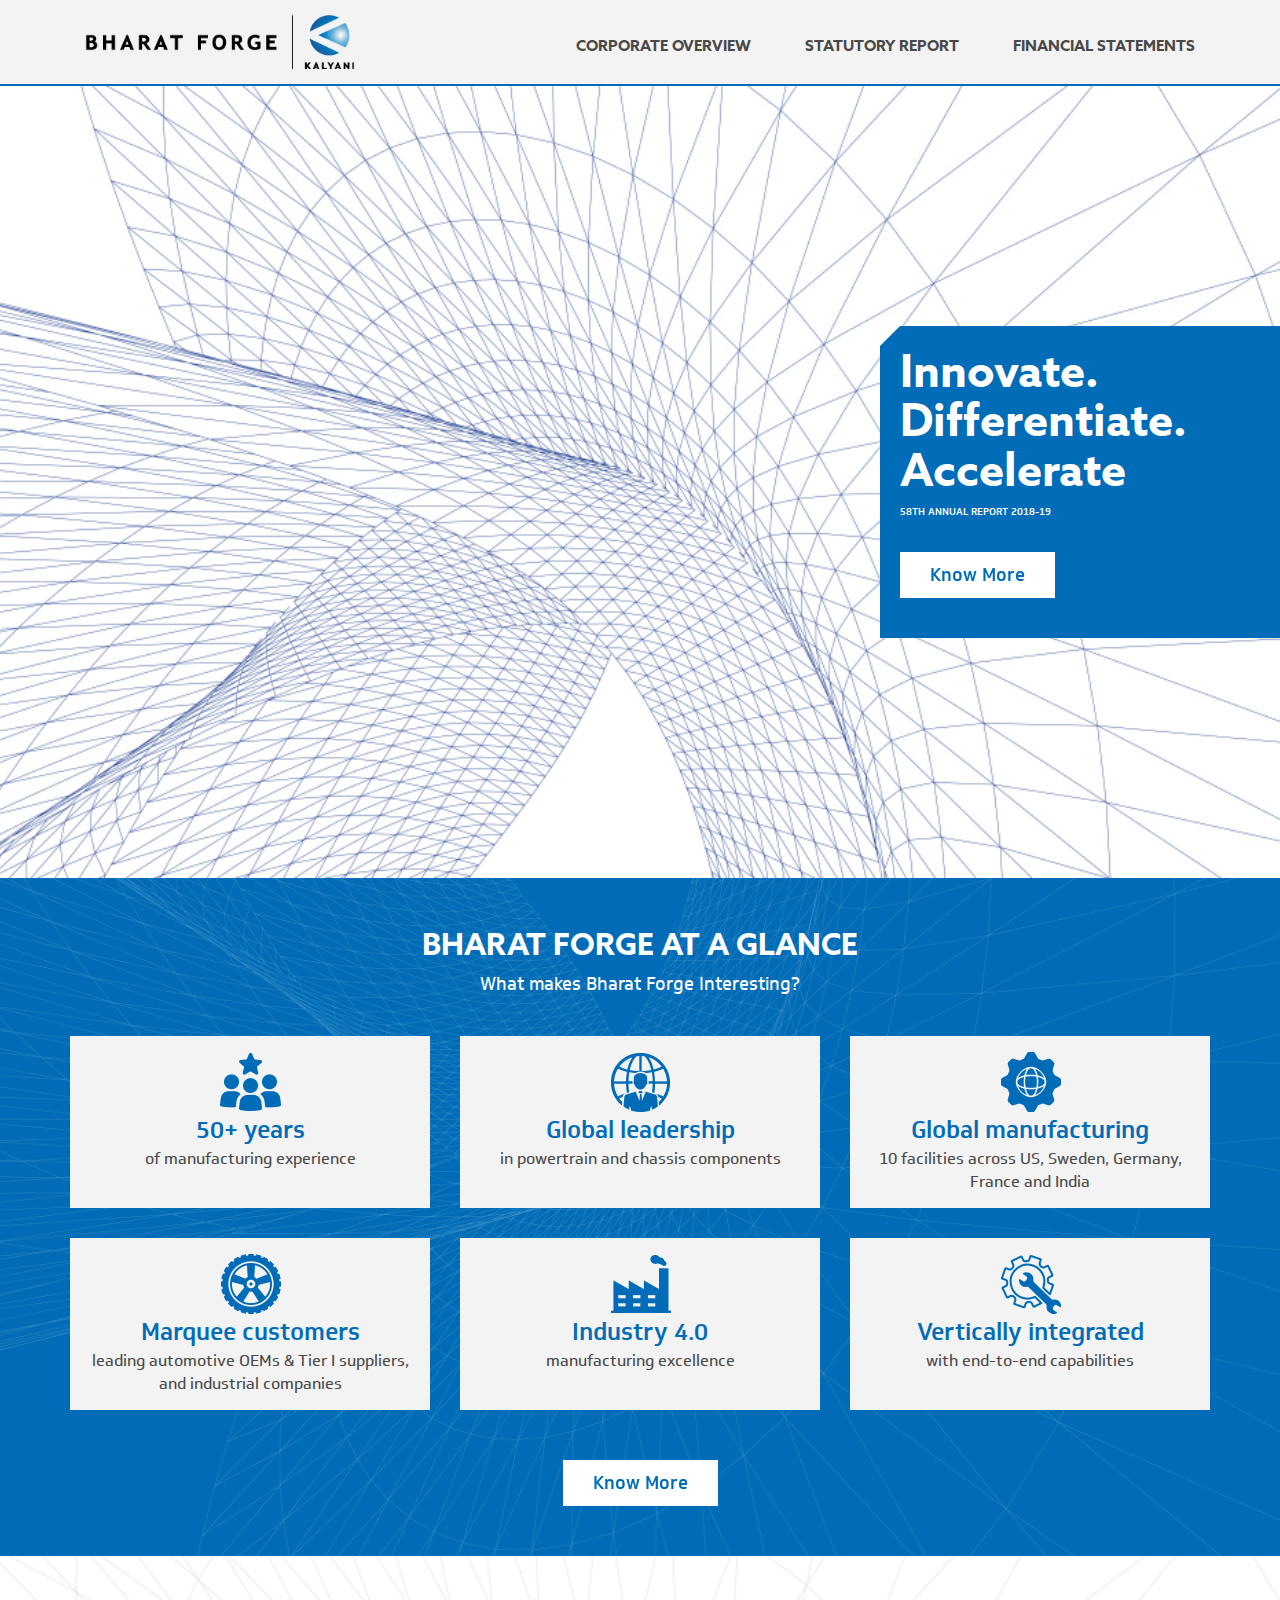
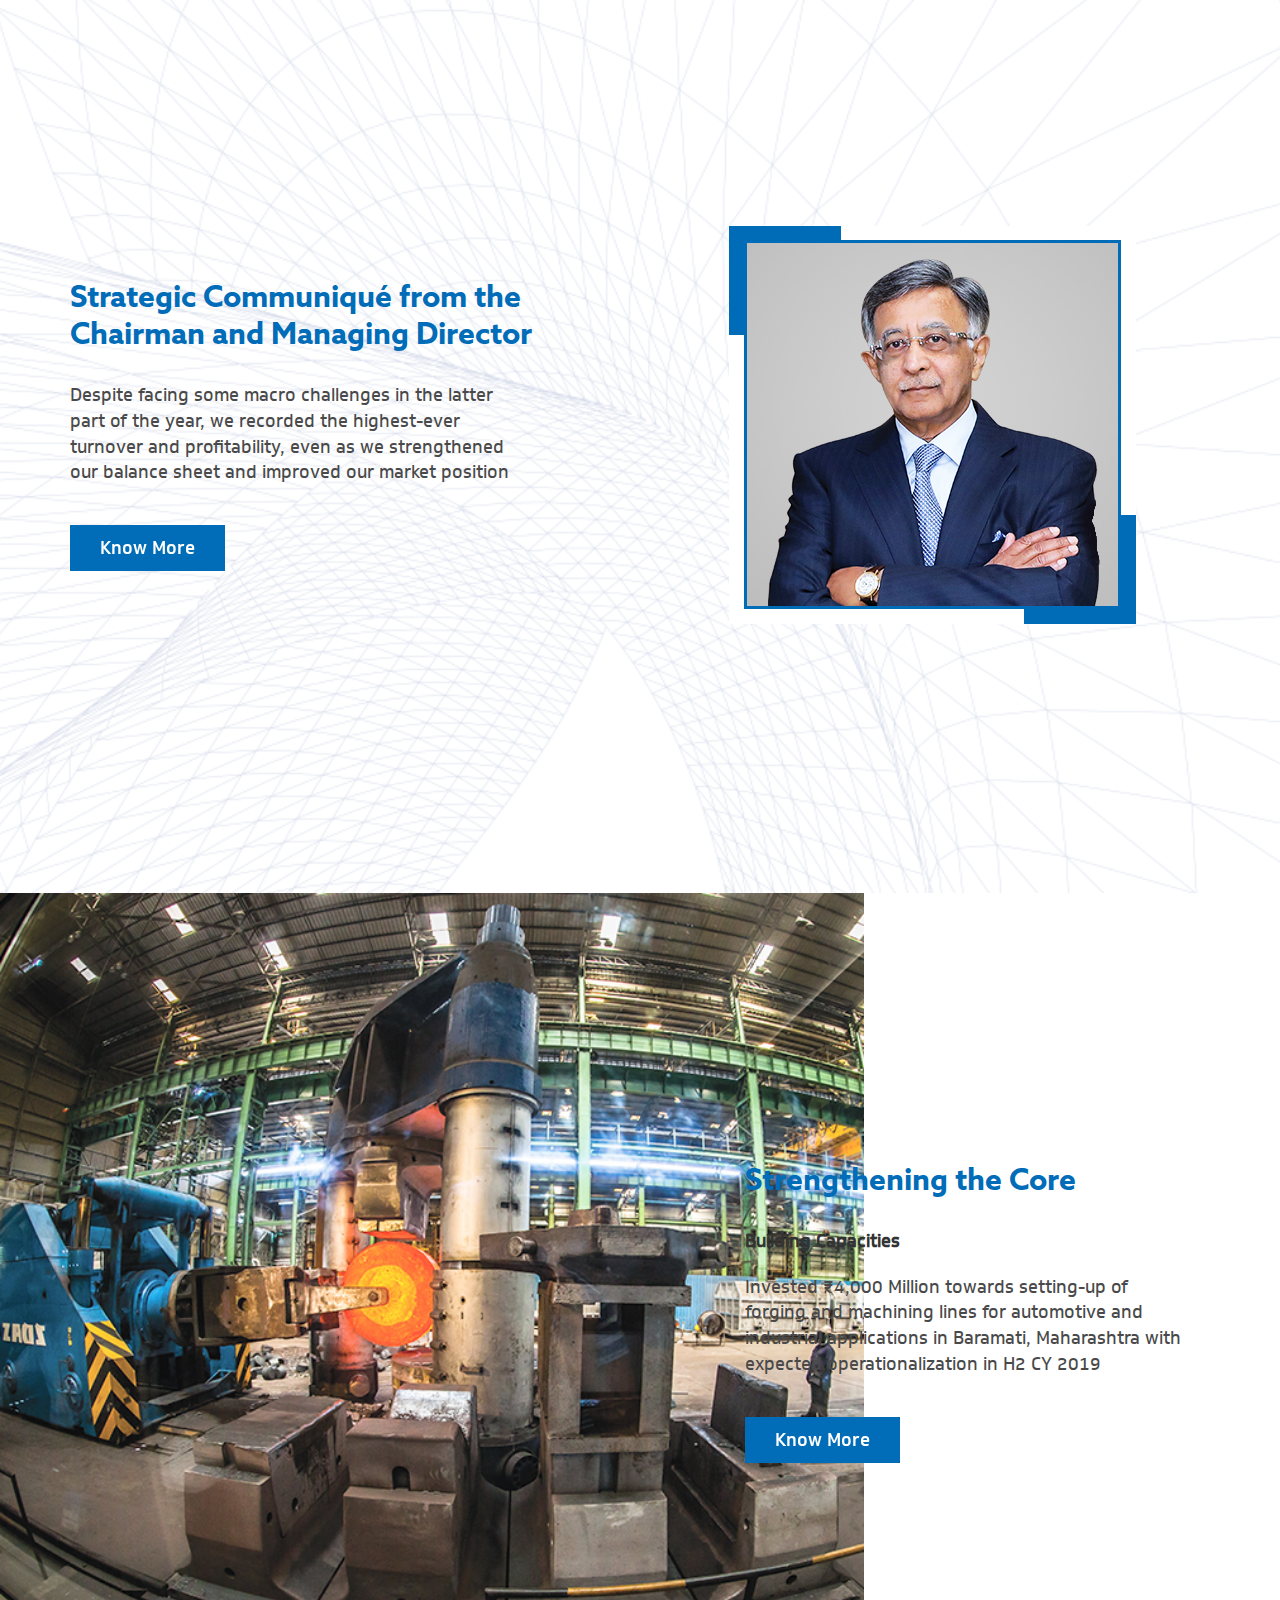
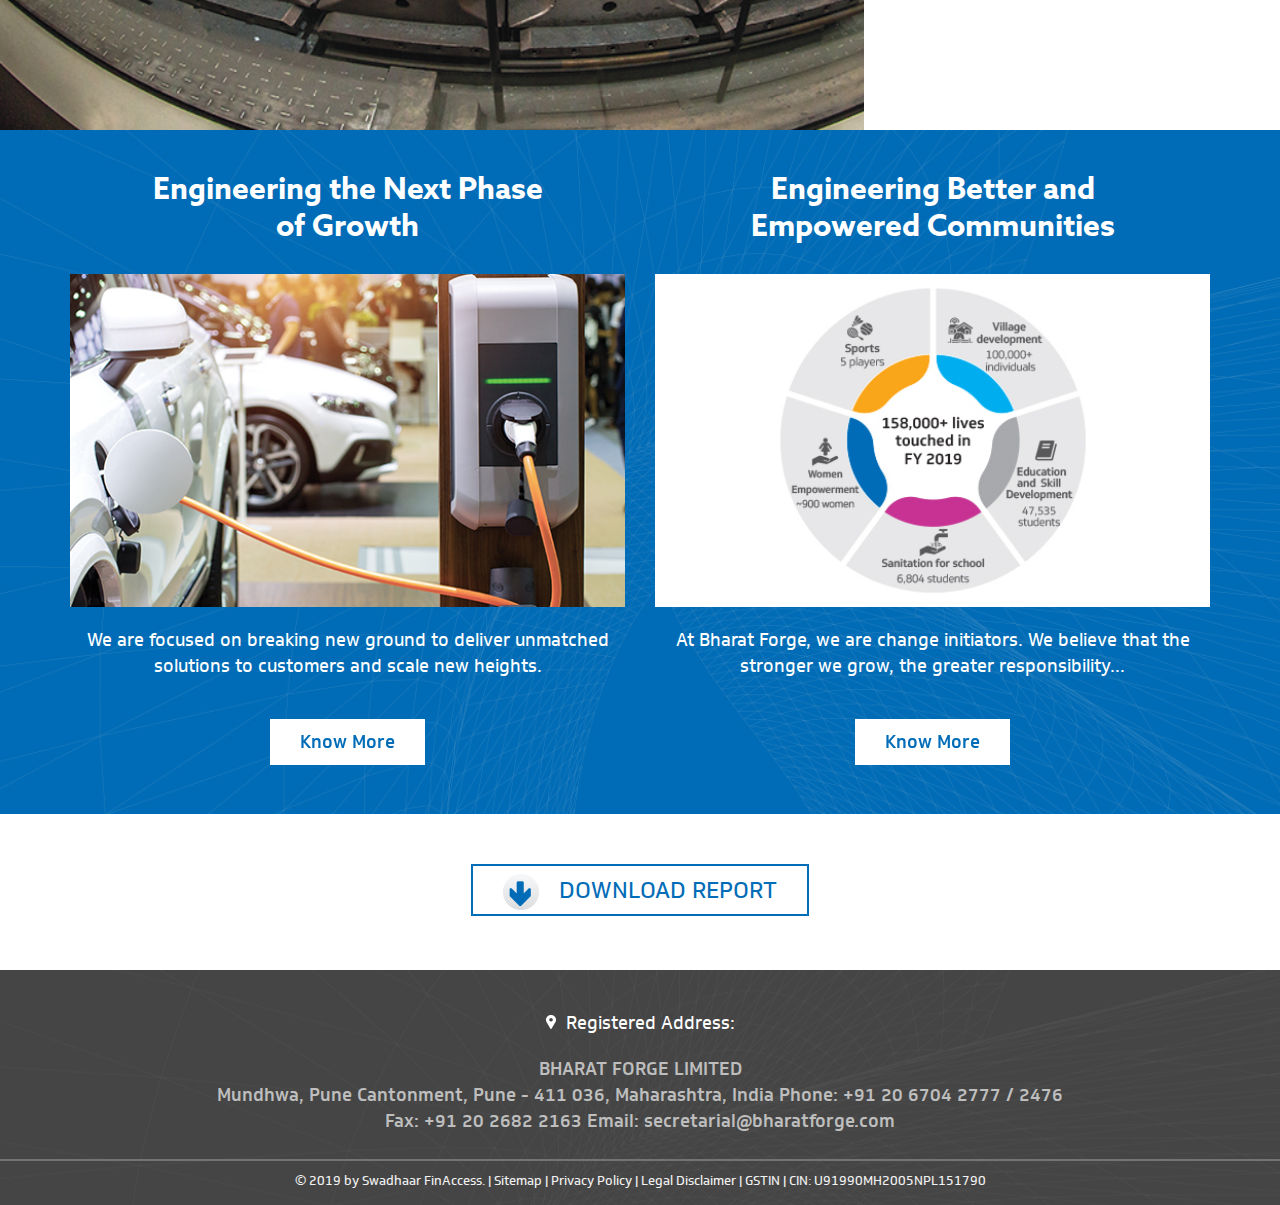
<file: index.html>
<!DOCTYPE html>
<html lang="en">

<head>
  <meta charset="utf-8">
  <meta http-equiv="X-UA-Compatible" content="IE=edge">
  <meta name="viewport" content="width=device-width, initial-scale=1">
  <title>Bharat Forge</title>
  <link rel="stylesheet" href="css/bootstrap.min.css">
  <!--Owl-->
  <link rel="stylesheet" href="css/owl.carousel.min.css" type="text/css" />
  <link rel="stylesheet" href="css/owl.theme.default.min.css" type="text/css" />
  <!--Animation-->
  <link rel="stylesheet" href="css/animate.css">
  <!--Custom-->
  <link href="css/custom.css" type="text/css" rel="stylesheet">
  <link href="css/responsive.css" type="text/css" rel="stylesheet">
  <link href="css/hover-min.css" type="text/css" rel="stylesheet">
  <link rel="shortcut icon" type="image/png" href="images/fabicon.png" />
</head>

<body>
   <header>
      <nav>
        <div class="container">
          <div class="col-md-12 col-sm-12">
           <div class="row">
              <div class="col-md-2">
                  <div class="logo"><a href="./"><img src="images/logo.png" /></a></div>
                  <div class="ham-icon">
                    <img src="images/ham-icon.png" alt="Menu">
                  </div>
                </div>
                <div class="col-md-10">
                  <div class="menu mt-20">
                    <ul class="dropdown">
                      <li class="dropdown"><a href="#">Corporate Overview</a></li>
                      <li class="dropdown"><a href="#">Statutory Report</a></li>
                      <li class="dropdown"><a href="#">Financial Statements</a></li>
                    </ul>
                  </div>
                </div>
           </div>
           

            <div class="my-sidenav">
              <div class="cross-btn">&times;</div>
              <ul>
                    <li><a href="#">Corporate Overview</a></li>
                    <li><a href="#">Statutory Report</a></li>
                    <li><a href="#">Financial Statements</a></li>
              </ul>
            </div>
          </div>
        </div>
      </nav>
    </header> 

    <section class="innovate-div">
       <div class="container-fluid">
        <div class="row">
          <div class="col-md-12">
            <div class="right-div">
           <div class="inner-innovate">
             <h1 class="white">Innovate.<br>Differentiate.<br>Accelerate</h1>
                <p> <small class="white">58th Annual Report 2018-19</small></p>
                 <div class="mt-30">
                    <a class="know-more white-bg blue-txt" href="#">Know More</a>
                 </div>
           </div>
          </div>
          </div>
      </div>
       </div>
    </section>

   <section class="glance-sec pt-pb-50">
     <div class="container">
       <h2 class="white mb-10">Bharat Forge At A Glance</h2>
       <p class="white-txt white  mb-40">What makes Bharat Forge Interesting?</p>
       <div class="row">
         <div class="col-md-4 device-991">
          <div class="glance pt-pb-30 text-center mb-30 pding-15">
            <img src="images/icon-glance-1.png" alt="icon">
            <p class="txt-blue">50+ years</p>
            <p class="gray-clr-txt">of manufacturing experience</p>
          </div>
         </div>
         <div class="col-md-4 device-991">
          <div class="glance pt-pb-30 text-center mb-30 pding-15">
            <img src="images/icon-glance-2.png" alt="icon">
            <p class="txt-blue">Global leadership</p>
            <p class="gray-clr-txt">in powertrain and chassis components</p>
          </div>
         </div>
         <div class="col-md-4 device-991">
          <div class="glance pt-pb-30 text-center mb-30 pding-15">
            <img src="images/icon-glance-3.png" alt="icon">
            <p class="txt-blue">Global manufacturing</p>
            <p class="gray-clr-txt">10 facilities across US, Sweden, Germany, France and India</p>
          </div>
         </div>
         <div class="col-md-4 device-991">
          <div class="glance pt-pb-30 text-center mb-30 pding-15">
            <img src="images/icon-glance-4.png" alt="icon">
            <p class="txt-blue">Marquee customers</p>
            <p class="gray-clr-txt">leading automotive OEMs & Tier I suppliers, and industrial companies</p>
          </div>
         </div>
         <div class="col-md-4 device-991">
          <div class="glance pt-pb-30 text-center mb-30 pding-15">
            <img src="images/icon-glance-5.png" alt="icon">
            <p class="txt-blue">Industry 4.0</p>
            <p class="gray-clr-txt">manufacturing excellence</p>
          </div>
         </div>
         <div class="col-md-4 device-991">
          <div class="glance pt-pb-30 text-center mb-30 pding-15">
            <img src="images/icon-glance-6.png" alt="icon">
            <p class="txt-blue">Vertically integrated</p>
            <p class="gray-clr-txt">with end-to-end capabilities</p>
          </div>
         </div>
         <div class="mt-20">
            <a class="know-more white-bg blue-txt" href="#">Know More</a>
         </div>
       </div>
     </div>
   </section> 

   <section class="chairmen-sec pt-pb-50">
    <div class="container">
      <div class="row">
        <div class="cntr-div">
            <div class="col-md-6">
                <div class="inner-chairmen">
                  <h3 class="blue-txt mb-30">Strategic Communiqué from the Chairman
                    and Managing Director</h3>
                    <img src="images/chairman-img.jpg" alt="slider img" class="back-bg mb-20 mbl-show">
                    <p class="gray-clr-txt pr-20">Despite facing some macro
                      challenges in the latter part
                      of the year, we recorded
                      the highest-ever turnover
                      and profitability, even as we
                      strengthened our balance
                      sheet and improved our
                      market position</p>
                      <div class="mt-20">
                        <a class="know-more blue-bg white mt-20 " href="#">Know More</a>
                     </div>
                </div>
              </div>
              <div class="col-md-6 text-center desk-show">
                <div class="img-slider">
                  <img src="images/chairman-img.jpg" alt="slider img" class="back-bg">
                </div>
              </div>
        </div>
      </div>
    </div>
   </section>

   <section class="building-capacity">
    <div class="container-fluid">
        <div class="container">
            <div class="row">
              <div class="cntr-div">
                  <div class="col-md-6">                      
                    </div>
                    <div class="col-md-6">
                        <div class="capacity-div pl-90">
                            <h3 class="blue-txt mb-30">Strengthening the Core</h3>
                            <p class="mb-20"><b>Building Capacities </b></p>
                            <img src="images/Building-Capacities.jpg" alt="building-capacity" class="img-responsive mbl-show mt-20 mb-20">
                              <p class="gray-clr-txt pr-20">Invested ₹4,000 Million towards setting-up of forging and machining lines for automotive and industrial applications in Baramati, Maharashtra with expected operationalization in H2 CY 2019</p>
                                <div class="mt-40">
                                  <a class="know-more blue-bg white" href="strengthening_the_Core.html">Know More</a>
                               </div>
                               
                          </div>
                          
                    </div>
                   
              </div>
            </div>
          </div>
    </div>
   </section>

   <!--<section class="manufacture">
      <div class="container-fluid">
          <div class="container">
              <div class="row">
                <div class="cntr-div">
                    <div class="col-md-6">
                        <div class="inner-manufacture">
                            <h3 class="blue-txt mb-30">Digitalizing Manufacturing with Industry 4.0</h3>
                              <ul class="gray-clr-txt pr-20 listingg">
                                <li>Operationalized Industry
                                  4.0 Center of Excellence</li>
                                  <li>Incubating digital transformation ideas</li>
                                    <li>Building a foundation for Machine Learning and Artificial Intelligence to enable preventive maintenance</li>
                                      <li>Enhancing operational efficiency, product quality and time to market</li>
                              </ul>
                                <div class="mt-20">
                                  <a class="know-more blue-bg white">Know More</a>
                               </div>
                          </div>
                      </div>
                      <div class="col-md-6">
                         
                      </div>
                </div>
              </div>
            </div>
      </div>
     </section>-->

     <section class="growth-sec pt-pb-40 text-center">
      <div class="container">
        <div class="row">
          <div class="col-md-6">
            <div class="inner-growth">
              <h3 class="mb-30 white text-center pl-pr-65">Engineering the Next Phase of Growth</h3>
              <img src="images/Engineering-the-Next-Phase.jpg" alt="Growth" class="img-responsive">
              <p class="white-txt white mt-20 text-center">We are focused on breaking new ground to deliver unmatched solutions to customers and scale
                new heights.</p>
                <div class="mt-40 mbl-40">
                  <a class="know-more white-bg blue-txt" href="#">Know More</a>
               </div>
            </div>
          </div>
          <hr class="mbl-show"/>
          <div class="col-md-6">
            <div class="inner-growth">
              <h3 class="mb-30 white text-center pl-pr-65">Engineering Better and Empowered Communities</h3>
              <img src="images/Engineering-Better.jpg" alt="Growth" class="img-responsive">
              <p class="white-txt white mt-20 text-center">At Bharat Forge, we are change initiators. We believe that the stronger we grow, the greater
                responsibility...</p>
                <div class="mt-40">
                  <a class="know-more white-bg blue-txt" href="#">Know More</a>
               </div>
            </div>
          </div>
        </div>
      </div>
     </section>

     <section class="download-sec pt-pb-60 text-center"> 
        <a class="download-btn white-bg blue-txt" href="#"><img src="images/downloard-icon.png" alt="Download Img">Download Report</a>
     </section>

     <footer class="footer-sec text-center">
       <div class="container-fluid">
        <div class="row">
          <div class="address-div mt-40">
            <p class="white-txt white"><img src="images/address-point.png" alt="">Registered Address:</p>
            <div class="address-txt mt-20">
              <p class="uppr">Bharat Forge Limited</p>
              <p>Mundhwa, Pune Cantonment, Pune - 411 036, Maharashtra, India Phone: +91 20 6704 2777 / 2476 </p>
              <p>Fax: +91 20 2682 2163 Email: secretarial@bharatforge.com</p>
            </div>
          </div>
          <div class="copyright">
              <p>© 2019 by Swadhaar FinAccess. | <a href="#">Sitemap</a> | <a href="#">Privacy Policy</a> | <a href="#">Legal Disclaimer</a> | <a href="#">GSTIN</a> | CIN: U91990MH2005NPL151790</p>
          </div>
        </div>
       </div>
     </footer>

  <script src="js/jquery-3.2.1.min.js"></script>
  <script src="js/bootstrap.min.js"></script>
  <script src="js/owl.carousel.min.js"></script>
  <script src="js/custom.js"></script>
  <script src="js/wow.min.js"></script>
  
  <script>
    new WOW().init();
  </script>
  <script src="js/script.js"></script>
</body>

</html>
</file>
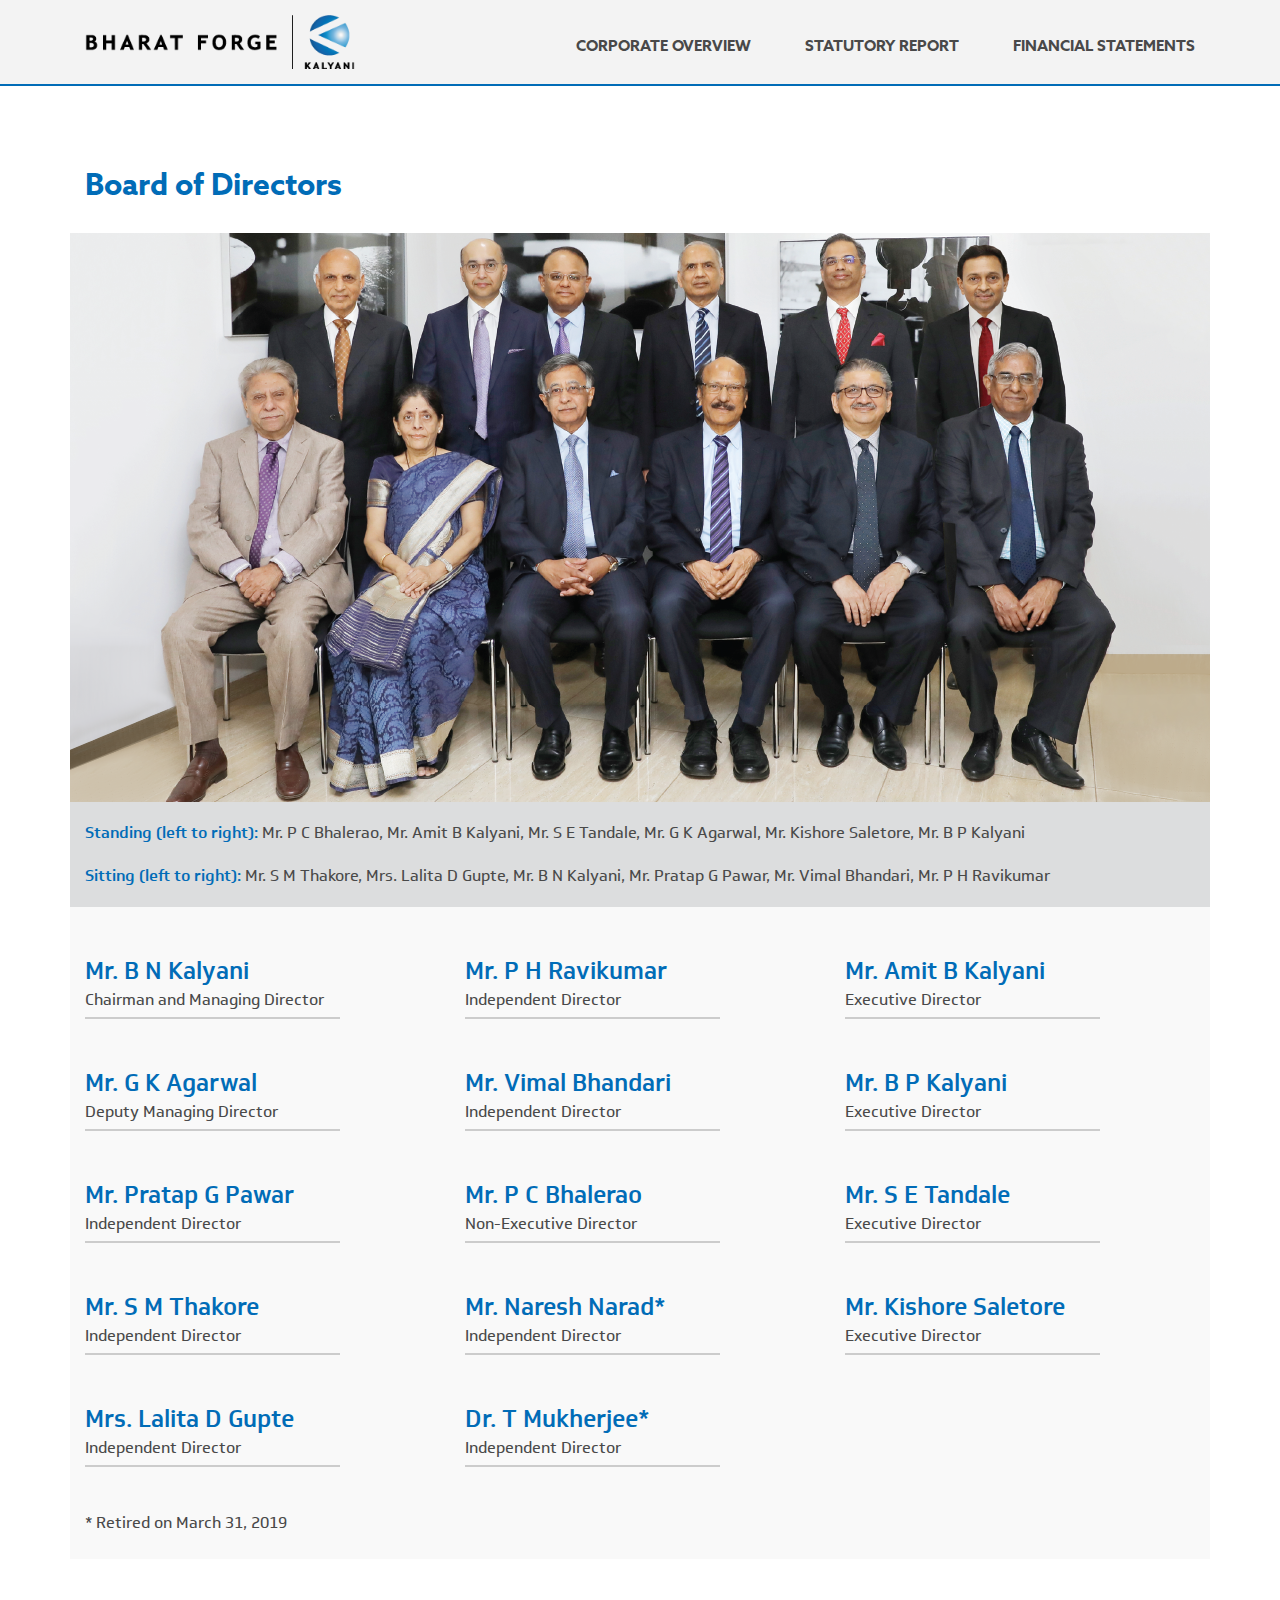
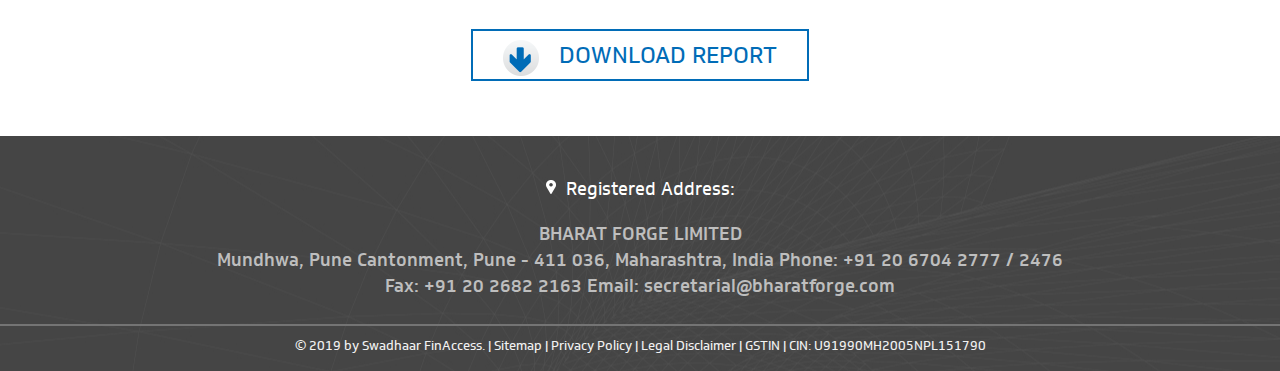
<file: about_bharat_forge.html>
<!DOCTYPE html>
<html lang="en">

<head>
  <meta charset="utf-8">
  <meta http-equiv="X-UA-Compatible" content="IE=edge">
  <meta name="viewport" content="width=device-width, initial-scale=1">
  <title>Bharat Forge</title>
  <link rel="stylesheet" href="css/bootstrap.min.css">
  <!--Owl-->
  <link rel="stylesheet" href="css/owl.carousel.min.css" type="text/css" />
  <link rel="stylesheet" href="css/owl.theme.default.min.css" type="text/css" />
  <!--Animation-->
  <link rel="stylesheet" href="css/animate.css">
  <!--Custom-->
  <link href="css/custom.css" type="text/css" rel="stylesheet">
  <link href="css/responsive.css" type="text/css" rel="stylesheet">
  <link href="css/hover-min.css" type="text/css" rel="stylesheet">
  <link rel="shortcut icon" type="image/png" href="images/fabicon.png" />
</head>

<body>
   <header>
      <nav>
        <div class="container">
          <div class="col-md-12 col-sm-12">
           <div class="row">
              <div class="col-md-2">
                  <div class="logo"><a href="./"><img src="images/logo.png" /></a></div>
                  <div class="ham-icon">
                    <img src="images/ham-icon.png" alt="Menu">
                  </div>
                </div>
                <div class="col-md-10">
                  <div class="menu mt-20">
                    <ul class="dropdown">
                      <li class="dropdown"><a href="#">Corporate Overview</a></li>
                      <li class="dropdown"><a href="#">Statutory Report</a></li>
                      <li class="dropdown"><a href="#">Financial Statements</a></li>
                    </ul>
                  </div>
                </div>
           </div>
           

            <div class="my-sidenav">
              <div class="cross-btn">&times;</div>
              <ul>
                    <li><a href="#">Corporate Overview</a></li>
                    <li><a href="#">Statutory Report</a></li>
                    <li><a href="#">Financial Statements</a></li>
              </ul>
            </div>
          </div>
        </div>
      </nav>
    </header> 

    <section class="board-directors mb-20">
      <div class="container">
        <div class="row no-gutters">
          <div class="col-md-12">
            <h1 class="blue-txt inner-heading-common mt-80">Board of Directors</h1>
          </div>
        </div>
        <div class="row no-gutters mt-30 bod-image">
          <img src="images/board_directors.png" alt="Core" class="img-responsive">
          <div class="p-lr-15">
            <p class="gray-clr-txt"><span class="blue-txt">Standing (left to right): </span>Mr. P C Bhalerao, Mr. Amit B Kalyani, Mr. S E Tandale, Mr. G K Agarwal, Mr. Kishore Saletore, Mr. B P Kalyani
            </p>
            <p class="gray-clr-txt"><span class="blue-txt">Sitting (left to right): </span>Mr. S M Thakore, Mrs. Lalita D Gupte, Mr. B N Kalyani, Mr. Pratap G Pawar, Mr. Vimal Bhandari, Mr. P H Ravikumar
            </p>
          </div>
        </div>
        <div class="row no-gutters bod-names">
          <div class="col-lg-3 col-md-6">
            <h3>Mr. B N Kalyani</h3>
            <p>Chairman and Managing Director</p>
          </div>
          <div class="col-lg-3 col-md-6 col-lg-offset-1">
            <h3>Mr. P H Ravikumar</h3>
            <p>Independent Director</p>
          </div>
          <div class="col-lg-3 col-md-6 col-lg-offset-1">
            <h3>Mr. Amit B Kalyani</h3>
            <p>Executive Director</p>
          </div>
          <div class="col-lg-3 col-md-6">
            <h3>Mr. G K Agarwal</h3>
            <p>Deputy Managing Director</p>
          </div>
          <div class="col-lg-3 col-md-6 col-lg-offset-1">
            <h3>Mr. Vimal Bhandari</h3>
            <p>Independent Director</p>
          </div>
          <div class="col-lg-3 col-md-6 col-lg-offset-1">
            <h3>Mr. B P Kalyani</h3>
            <p>Executive Director</p>
          </div>
          <div class="col-lg-3 col-md-6">
            <h3>Mr. Pratap G Pawar</h3>
            <p>Independent Director</p>
          </div>
          <div class="col-lg-3 col-md-6 col-lg-offset-1">
            <h3>Mr. P C Bhalerao</h3>
            <p>Non-Executive Director</p>
          </div>
          <div class="col-lg-3 col-md-6 col-lg-offset-1">
            <h3>Mr. S E Tandale</h3>
            <p>Executive Director</p>
          </div>
          <div class="col-lg-3 col-md-6">
            <h3>Mr. S M Thakore</h3>
            <p>Independent Director</p>
          </div>
          <div class="col-lg-3 col-md-6 col-lg-offset-1">
            <h3>Mr. Naresh Narad*</h3>
            <p>Independent Director</p>
          </div>
          <div class="col-lg-3 col-md-6 col-lg-offset-1">
            <h3>Mr. Kishore Saletore</h3>
            <p>Executive Director</p>
          </div>
          <div class="col-lg-3 col-md-6">
            <h3>Mrs. Lalita D Gupte</h3>
            <p>Independent Director</p>
          </div>
          <div class="col-lg-3 col-md-6 col-lg-offset-1">
            <h3>Dr. T Mukherjee*</h3>
            <p>Independent Director</p>
          </div>
          
          <div class="col-lg-12 col-md-12">
            <p class="rmv-brdr">* Retired on March 31, 2019</p>
          </div>
        </div>
      </div>
    </section>

     <section class="download-sec pt-pb-60 text-center"> 
        <a class="download-btn white-bg blue-txt" href="#"><img src="images/downloard-icon.png" alt="Download Img">Download Report</a>
     </section>

     <footer class="footer-sec text-center">
       <div class="container-fluid">
        <div class="row">
          <div class="address-div mt-40">
            <p class="white-txt white"><img src="images/address-point.png" alt="">Registered Address:</p>
            <div class="address-txt mt-20">
              <p class="uppr">Bharat Forge Limited</p>
              <p>Mundhwa, Pune Cantonment, Pune - 411 036, Maharashtra, India Phone: +91 20 6704 2777 / 2476 </p>
              <p>Fax: +91 20 2682 2163 Email: secretarial@bharatforge.com</p>
            </div>
          </div>
          <div class="copyright">
              <p>© 2019 by Swadhaar FinAccess. | <a href="#">Sitemap</a> | <a href="#">Privacy Policy</a> | <a href="#">Legal Disclaimer</a> | <a href="#">GSTIN</a> | CIN: U91990MH2005NPL151790</p>
          </div>
        </div>
       </div>
     </footer>

  <script src="js/jquery-3.2.1.min.js"></script>
  <script src="js/bootstrap.min.js"></script>
  <script src="js/owl.carousel.min.js"></script>
  <script src="js/custom.js"></script>
  <script src="js/wow.min.js"></script>
  
  <script>
    new WOW().init();
  </script>
  <script src="js/script.js"></script>
</body>

</html>
</file>
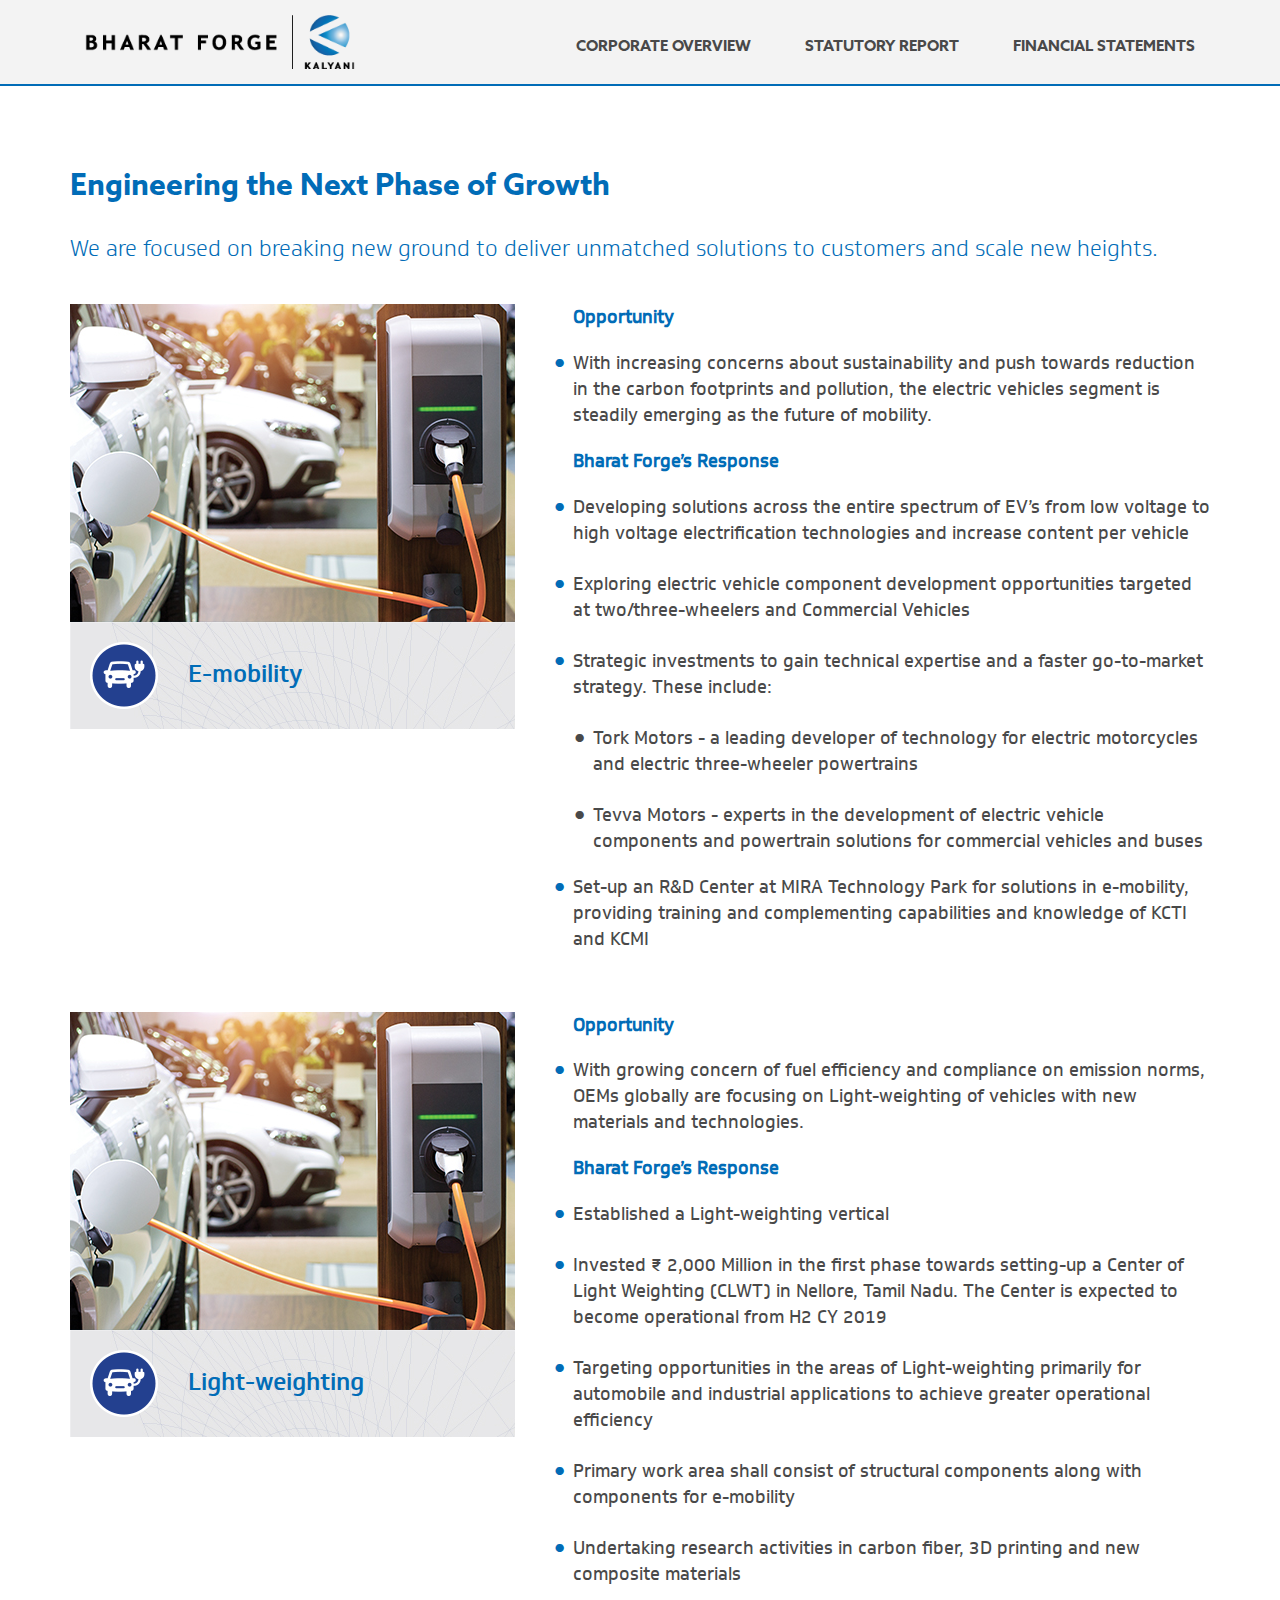
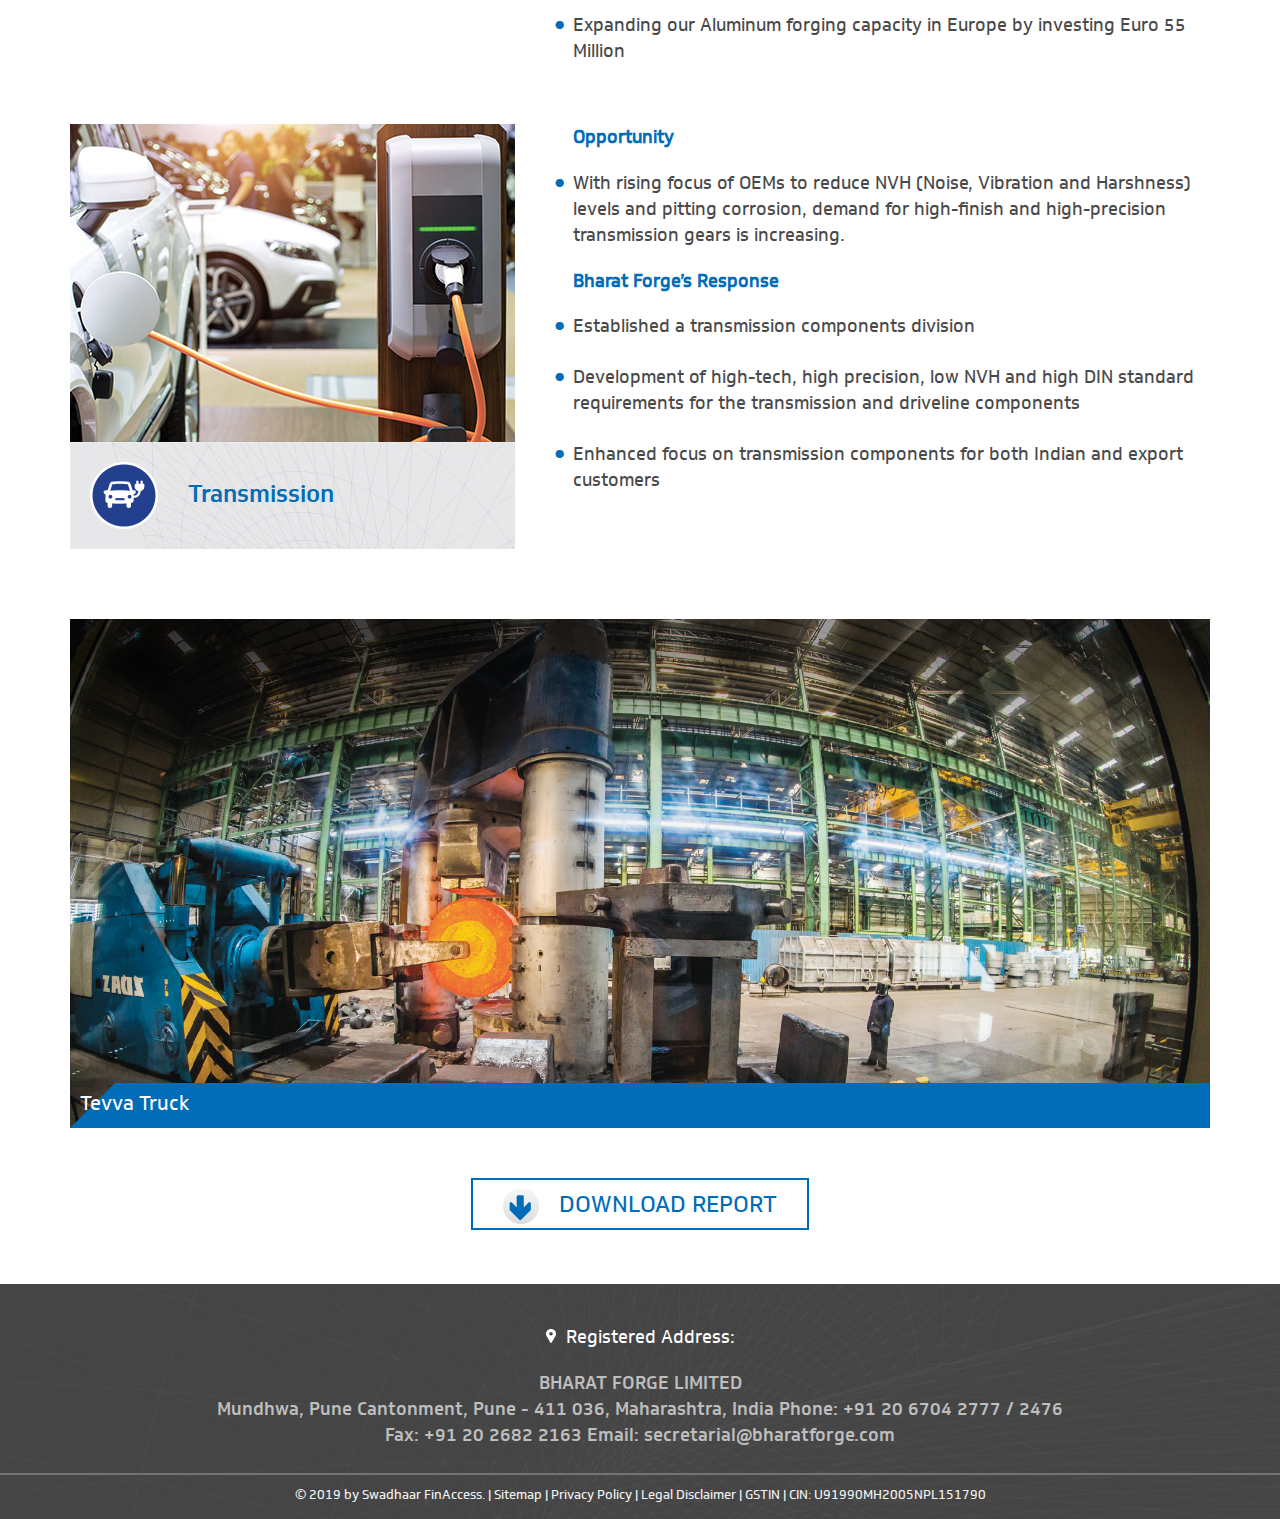
<file: engineering_the_next_phase_of_growth.html>
<!DOCTYPE html>
<html lang="en">

<head>
  <meta charset="utf-8">
  <meta http-equiv="X-UA-Compatible" content="IE=edge">
  <meta name="viewport" content="width=device-width, initial-scale=1">
  <title>Bharat Forge</title>
  <link rel="stylesheet" href="css/bootstrap.min.css">
  <!--Owl-->
  <link rel="stylesheet" href="css/owl.carousel.min.css" type="text/css" />
  <link rel="stylesheet" href="css/owl.theme.default.min.css" type="text/css" />
  <!--Animation-->
  <link rel="stylesheet" href="css/animate.css">
  <!--Custom-->
  <link href="css/custom.css" type="text/css" rel="stylesheet">
  <link href="css/responsive.css" type="text/css" rel="stylesheet">
  <link href="css/hover-min.css" type="text/css" rel="stylesheet">
  <link rel="shortcut icon" type="image/png" href="images/fabicon.png" />
</head>

<body>
   <header>
      <nav>
        <div class="container">
          <div class="col-md-12 col-sm-12">
           <div class="row">
              <div class="col-md-2">
                  <div class="logo"><a href="./"><img src="images/logo.png" /></a></div>
                  <div class="ham-icon">
                    <img src="images/ham-icon.png" alt="Menu">
                  </div>
                </div>
                <div class="col-md-10">
                  <div class="menu mt-20">
                    <ul class="dropdown">
                      <li class="dropdown"><a href="#">Corporate Overview</a></li>
                      <li class="dropdown"><a href="#">Statutory Report</a></li>
                      <li class="dropdown"><a href="#">Financial Statements</a></li>
                    </ul>
                  </div>
                </div>
           </div>
           

            <div class="my-sidenav">
              <div class="cross-btn">&times;</div>
              <ul>
                    <li><a href="#">Corporate Overview</a></li>
                    <li><a href="#">Statutory Report</a></li>
                    <li><a href="#">Financial Statements</a></li>
              </ul>
            </div>
          </div>
        </div>
      </nav>
    </header> 

    <section class="strenth-div">
      <div class="container">
        <div class="row">
          <div class="col-md-12">
            <h1 class="blue-txt inner-heading-common mt-80">Engineering the Next Phase of Growth</h1>
            <p class="blue-txt inner-sub-txt mt-30">We are focused on breaking new ground to deliver unmatched solutions to customers and scale
                new heights.</p>
          </div>
          <div class="col-md-5">
              <div class="growth-div mt-40">
                  <img src="images/Emobility.jpg" alt="Core" class="img-responsive">
                  <div class="growth-icon">
                      <p class="blue-txt growth-icon-txt"> <img src="images/growth1.png" alt="growth">E-mobility</p>
                  </div>
              </div>
          </div>
          <div class="col-md-7">
              <div class="growth-div-txt mt-40">
                  <p class="blue-txt pl-15"><b>Opportunity</b></p>
                  <ul class="gray-clr-txt listingg2">
                      <li>With increasing concerns about sustainability and push towards reduction in the carbon footprints and pollution, the electric vehicles segment is steadily emerging as the future of mobility.</li>
                  </ul>
                  <p class="blue-txt pl-15"><b>Bharat Forge’s Response</b></p>
                  <ul class="gray-clr-txt listingg2">
                      <li>Developing solutions across the entire spectrum of EV’s from low voltage to high voltage electrification technologies and increase content per vehicle</li>
                      <li>Exploring electric vehicle component development opportunities targeted at two/three-wheelers and Commercial Vehicles</li>
                      <li>Strategic investments to gain technical expertise and a faster go-to-market strategy. These include:</li>
                      <ul class="gray-clr-txt listingg3">
                          <li>Tork Motors - a leading developer of technology for electric motorcycles and electric three-wheeler powertrains</li>
                          <li>Tevva Motors - experts in the development of electric vehicle components and powertrain solutions for commercial vehicles and buses</li>
                      </ul>
                      <li>Set-up an R&D Center at MIRA Technology Park for solutions in e-mobility, providing training and complementing capabilities and knowledge of KCTI and KCMI</li>
                    </ul>
              </div>
          </div>
          <div class="col-md-5">
              <div class="growth-div mt-40">
                  <img src="images/Emobility.jpg" alt="Core" class="img-responsive">
                  <div class="growth-icon">
                      <p class="blue-txt growth-icon-txt"> <img src="images/growth1.png" alt="growth">Light-weighting</p>
                  </div>
              </div>
          </div>
          <div class="col-md-7">
              <div class="growth-div-txt mt-40">
                  <p class="blue-txt pl-15"><b>Opportunity</b></p>
                  <ul class="gray-clr-txt listingg2">
                      <li>With growing concern of fuel efficiency and compliance on emission norms, OEMs globally are focusing on Light-weighting of vehicles with new materials and technologies.</li>
                  </ul>
                  <p class="blue-txt pl-15"><b>Bharat Forge’s Response</b></p>
                  <ul class="gray-clr-txt listingg2">
                      <li>Established a Light-weighting vertical</li>
                      <li>Invested ₹ 2,000 Million in the first phase towards setting-up a Center of Light Weighting (CLWT) in Nellore, Tamil Nadu. The Center is expected to become operational from H2 CY 2019</li>
                      <li>Targeting opportunities in the areas of Light-weighting primarily for automobile and industrial applications to achieve greater operational efficiency</li>
                      <li>Primary work area shall consist of structural components along with components for e-mobility</li>
                      <li>Undertaking research activities in carbon fiber, 3D printing and new composite materials</li>
                      <li>Expanding our Aluminum forging capacity in Europe by investing Euro 55 Million</li>
                    </ul>
              </div>
          </div>
          <div class="col-md-5">
              <div class="growth-div mt-40">
                  <img src="images/Emobility.jpg" alt="Core" class="img-responsive">
                  <div class="growth-icon">
                      <p class="blue-txt growth-icon-txt"> <img src="images/growth1.png" alt="growth">Transmission</p>
                  </div>
              </div>
          </div>
          <div class="col-md-7">
              <div class="growth-div-txt mt-40">
                  <p class="blue-txt pl-15"><b>Opportunity</b></p>
                  <ul class="gray-clr-txt listingg2">
                      <li>With rising focus of OEMs to reduce NVH (Noise, Vibration and Harshness) levels and pitting corrosion, demand for high-finish and high-precision transmission gears is increasing.</li>
                  </ul>
                  <p class="blue-txt pl-15"><b>Bharat Forge’s Response</b></p>
                  <ul class="gray-clr-txt listingg2">
                      <li>Established a transmission components division</li>
                      <li>Development of high-tech, high precision, low NVH and high DIN standard requirements for the transmission and driveline components</li>
                      <li>Enhanced focus on transmission components for both Indian and export customers</li>
                    </ul>
              </div>
          </div>
          <div class="col-md-12">
           <div class="mt-70 truck-div">
              <img src="images/core1.jpg" alt="Truck" class="img-responsive">
              <div class="truck-name blue-txt">Tevva Truck</div>
           </div>
          </div>
        </div>
      </div>
    </section>

     <section class="download-sec pt-pb-60 text-center"> 
        <a class="download-btn white-bg blue-txt" href="#"><img src="images/downloard-icon.png" alt="Download Img">Download Report</a>
     </section>

     <footer class="footer-sec text-center">
       <div class="container-fluid">
        <div class="row">
          <div class="address-div mt-40">
            <p class="white-txt white"><img src="images/address-point.png" alt="">Registered Address:</p>
            <div class="address-txt mt-20">
              <p class="uppr">Bharat Forge Limited</p>
              <p>Mundhwa, Pune Cantonment, Pune - 411 036, Maharashtra, India Phone: +91 20 6704 2777 / 2476 </p>
              <p>Fax: +91 20 2682 2163 Email: secretarial@bharatforge.com</p>
            </div>
          </div>
          <div class="copyright">
              <p>© 2019 by Swadhaar FinAccess. | <a href="#">Sitemap</a> | <a href="#">Privacy Policy</a> | <a href="#">Legal Disclaimer</a> | <a href="#">GSTIN</a> | CIN: U91990MH2005NPL151790</p>
          </div>
        </div>
       </div>
     </footer>

  <script src="js/jquery-3.2.1.min.js"></script>
  <script src="js/bootstrap.min.js"></script>
  <script src="js/owl.carousel.min.js"></script>
  <script src="js/custom.js"></script>
  <script src="js/wow.min.js"></script>
  
  <script>
    new WOW().init();
  </script>
  <script src="js/script.js"></script>
</body>

</html>
</file>
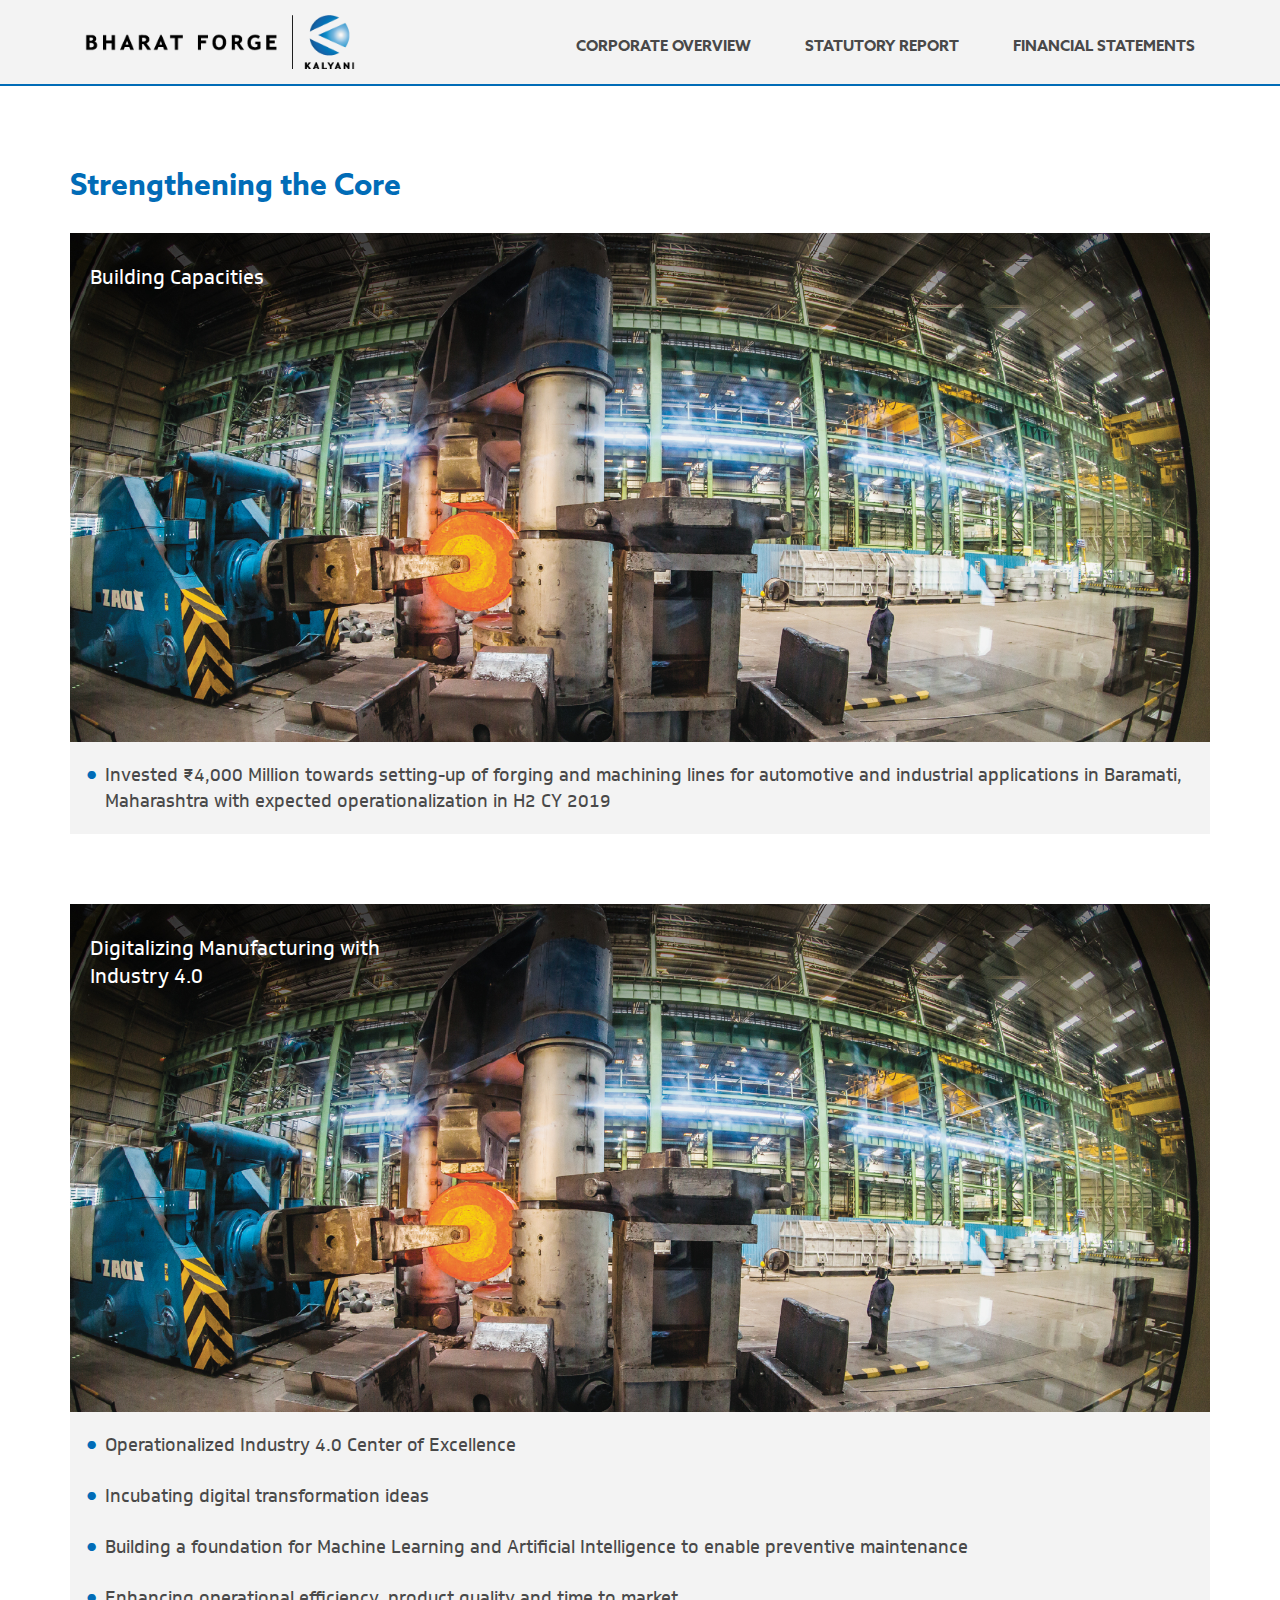
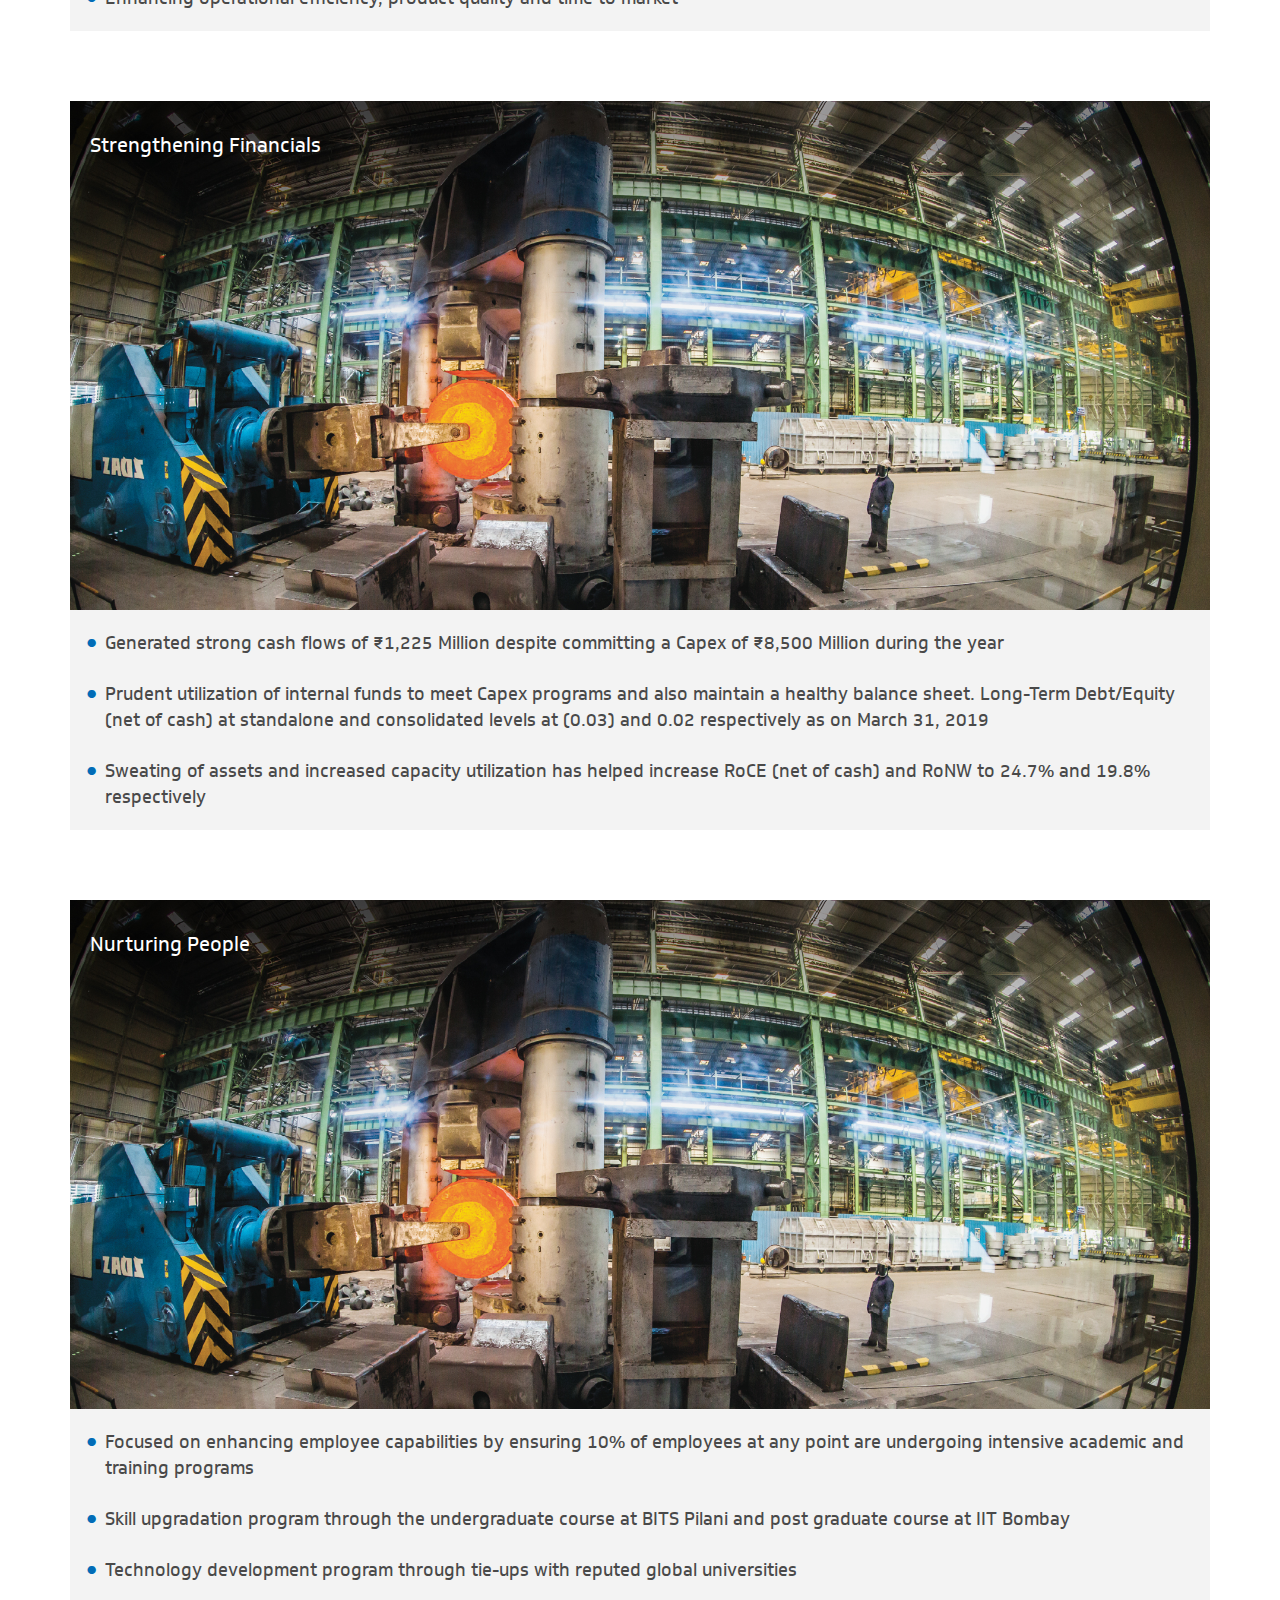
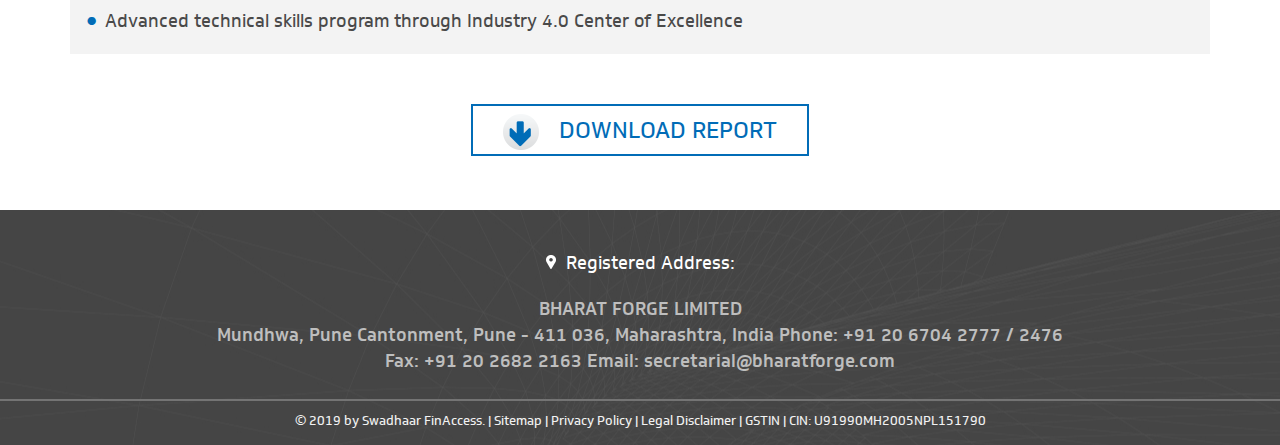
<file: strengthening_the_Core.html>
<!DOCTYPE html>
<html lang="en">

<head>
  <meta charset="utf-8">
  <meta http-equiv="X-UA-Compatible" content="IE=edge">
  <meta name="viewport" content="width=device-width, initial-scale=1">
  <title>Bharat Forge</title>
  <link rel="stylesheet" href="css/bootstrap.min.css">
  <!--Owl-->
  <link rel="stylesheet" href="css/owl.carousel.min.css" type="text/css" />
  <link rel="stylesheet" href="css/owl.theme.default.min.css" type="text/css" />
  <!--Animation-->
  <link rel="stylesheet" href="css/animate.css">
  <!--Custom-->
  <link href="css/custom.css" type="text/css" rel="stylesheet">
  <link href="css/responsive.css" type="text/css" rel="stylesheet">
  <link href="css/hover-min.css" type="text/css" rel="stylesheet">
  <link rel="shortcut icon" type="image/png" href="images/fabicon.png" />
</head>

<body>
   <header>
      <nav>
        <div class="container">
          <div class="col-md-12 col-sm-12">
           <div class="row">
              <div class="col-md-2">
                  <div class="logo"><a href="./"><img src="images/logo.png" /></a></div>
                  <div class="ham-icon">
                    <img src="images/ham-icon.png" alt="Menu">
                  </div>
                </div>
                <div class="col-md-10">
                  <div class="menu mt-20">
                    <ul class="dropdown">
                      <li class="dropdown"><a href="#">Corporate Overview</a></li>
                      <li class="dropdown"><a href="#">Statutory Report</a></li>
                      <li class="dropdown"><a href="#">Financial Statements</a></li>
                    </ul>
                  </div>
                </div>
           </div>
           

            <div class="my-sidenav">
              <div class="cross-btn">&times;</div>
              <ul>
                    <li><a href="#">Corporate Overview</a></li>
                    <li><a href="#">Statutory Report</a></li>
                    <li><a href="#">Financial Statements</a></li>
              </ul>
            </div>
          </div>
        </div>
      </nav>
    </header> 

    <section class="strenth-div">
      <div class="container">
        <div class="row">
          <div class="col-md-12">
            <h1 class="blue-txt inner-heading-common mt-80">Strengthening the Core</h1>
            <div class="inner-strenth mb-70 mt-30">
              <div class="namee">Building Capacities</div>
              <img src="images/core1.jpg" alt="Core" class="img-responsive">
                <ul class="gray-clr-txt pr-20 listingg">
                    <li>Invested ₹4,000 Million towards setting-up of forging and machining lines for automotive and industrial applications in Baramati, Maharashtra with expected operationalization in H2 CY 2019</li>
                    
                </ul>
            </div>
            <div class="inner-strenth mb-70 mt-30">
                <div class="namee">Digitalizing Manufacturing with Industry 4.0</div>
                <img src="images/core1.jpg" alt="Core" class="img-responsive">
                  <ul class="gray-clr-txt pr-20 listingg">
                      <li>Operationalized Industry
                          4.0 Center of Excellence</li>
                          <li>Incubating digital transformation ideas</li>
                            <li>Building a foundation for Machine Learning and Artificial Intelligence to enable preventive maintenance</li>
                              <li>Enhancing operational efficiency, product quality and time to market</li>
                  </ul>
              </div>
              <div class="inner-strenth mb-70 mt-30">
                  <div class="namee">Strengthening Financials</div>
                  <img src="images/core1.jpg" alt="Core" class="img-responsive">
                    <ul class="gray-clr-txt pr-20 listingg">
                        <li>Generated strong cash flows of ₹1,225 Million despite committing a Capex of ₹8,500 Million                            during the year</li>
                        <li>Prudent utilization of internal funds to meet Capex programs and also maintain a healthy balance sheet. Long-Term Debt/Equity (net of cash) at standalone and consolidated levels at (0.03) and 0.02 respectively as on March 31, 2019</li>
                        <li>Sweating of assets and increased capacity utilization has helped increase RoCE (net of cash) and RoNW to 24.7% and 19.8% respectively</li>
                    </ul>
                </div>
                <div class="inner-strenth mb-70 mt-30">
                    <div class="namee">Nurturing People</div>
                    <img src="images/core1.jpg" alt="Core" class="img-responsive">
                      <ul class="gray-clr-txt pr-20 listingg">
                          <li>Focused on enhancing employee capabilities by ensuring 10% of employees at any point are undergoing intensive academic and training programs</li>
                          <li>Skill upgradation program through the undergraduate course at BITS Pilani and post graduate course at IIT Bombay</li>
                          <li>Technology development program through tie-ups with reputed global universities</li>
                          <li>Advanced technical skills program through Industry 4.0 Center of Excellence</li>
                      </ul>
                  </div>
          </div>
        </div>
      </div>
    </section>

     <section class="download-sec pt-pb-60 text-center"> 
        <a class="download-btn white-bg blue-txt" href="#"><img src="images/downloard-icon.png" alt="Download Img">Download Report</a>
     </section>

     <footer class="footer-sec text-center">
       <div class="container-fluid">
        <div class="row">
          <div class="address-div mt-40">
            <p class="white-txt white"><img src="images/address-point.png" alt="">Registered Address:</p>
            <div class="address-txt mt-20">
              <p class="uppr">Bharat Forge Limited</p>
              <p>Mundhwa, Pune Cantonment, Pune - 411 036, Maharashtra, India Phone: +91 20 6704 2777 / 2476 </p>
              <p>Fax: +91 20 2682 2163 Email: secretarial@bharatforge.com</p>
            </div>
          </div>
          <div class="copyright">
              <p>© 2019 by Swadhaar FinAccess. | <a href="#">Sitemap</a> | <a href="#">Privacy Policy</a> | <a href="#">Legal Disclaimer</a> | <a href="#">GSTIN</a> | CIN: U91990MH2005NPL151790</p>
          </div>
        </div>
       </div>
     </footer>

  <script src="js/jquery-3.2.1.min.js"></script>
  <script src="js/bootstrap.min.js"></script>
  <script src="js/owl.carousel.min.js"></script>
  <script src="js/custom.js"></script>
  <script src="js/wow.min.js"></script>
  
  <script>
    new WOW().init();
  </script>
  <script src="js/script.js"></script>
</body>

</html>
</file>
<file: css/custom.css>
@font-face {
	font-family:AZO_Sans_Bold;
	src:url(../fonts/AZO_Sans_Bold.ttf);
}
@font-face {
	font-family:Soleto_Regular;
	src: url(../fonts/Soleto_Regular.ttf);
}
@font-face {
	font-family:Soleto_Medium;
	src: url(../fonts/Soleto_Medium.ttf);
}
@font-face {
	font-family:Soleto_Light;
	src: url(../fonts/Soleto_Light.ttf);
}
body
{
	padding:0;
	margin:0;
	font-family:Soleto_Regular;
}
h1,h2,h2,h3,h4,h5,h6,p
{
	margin: 0px;
	padding:0px;
}
a
{
	text-decoration: none;
}
a:hover
{
	text-decoration: none;
}
p
{
	font-size: 16px;
}

.ham-icon, .my-sidenav {
	display: none;
	float: right;
}
/*-----------Menu Start-----------*/
header {
    padding: 15px 0;
    display: block;
    margin: auto;
    width: 100%;
    z-index: 9;
    background: #f3f3f3;
    border-bottom: 2px solid #016cb7;
}

	.menu
	{
		float: right;
	}
	.menu ul {
		list-style: none;
		padding-left: 0px;
	}
	.menu ul li {
		display: inline-block;
		padding-left: 50px;
	}
	.menu ul li a {
		font-size: 15px;
		color: #494949;
		text-decoration: none;
		text-transform: uppercase;
		font-family: AZO_Sans_Bold;
	}
	.logo img {
		width: 270px;
	}
	
	/*-----------Menu Css End-------------*/
	.mb-10{
		margin-bottom: 10px;
		display: inline-block;
	}
	.mt-20 {
		margin-top: 20px;
		display: inline-block;
	}
	.mt-30 {
		margin-top: 30px;
	}
	.mt-40 {
		margin-top: 40px;
		display: inline-block;
	}
	.mt-70{
		margin-top: 70px;
	}
	.mt-80{
		margin-top: 80px;
	}
	.pt-pb-60{
		padding: 60px 0;
	}
	.pt-pb-50{
		padding: 50px 0;
	}
	.pt-pb-40{
		padding: 40px 0;
	}
	.pt-pb-30{
		padding: 30px 0;
	}
	.mb-30{
		margin-bottom: 30px;
	}
	.mb-20{
		margin-bottom: 20px;
		
	}
	.mb-70{
		margin-bottom: 70px;
	}
	.mb-40{
		margin-bottom: 40px;
	}
	.pl-90{
		padding-left: 90px;
	}
	.pr-20 {
		padding-right: 20px;		
	}
	.pl-15 {
		padding-left: 15px;		
	}
	.mt-30{
		margin-top: 30px;
	}
	.pl-pr-65{
		padding-left: 65px;
		padding-right: 65px;
	}
	.pding-15{
		padding:15px;
	}
	h1 {
		font-family: AZO_Sans_Bold;
		font-size: 45px;
	}
	h2{
		font-size: 30px;
		font-family: AZO_Sans_Bold;
		text-transform: uppercase;
	}
	h3 {
		font-size: 30px;
		font-family: AZO_Sans_Bold;
		line-height: 37px;
	}
	.inner-heading-common {
		font-size: 30px;
		font-family: AZO_Sans_Bold;
		line-height: 37px;
	}
	section.innovate-div {
		background: url(../images/banner-bg.jpg) no-repeat center;
		background-size: cover;
		min-height: 88vh;
	}
	section.glance-sec {
		background: url(../images/blue-glance-bg.jpg) no-repeat center;
		text-align: center;
		background-size: cover;
		height: 100vh;
	}
	section.chairmen-sec {
		background: url(../images/banner-bg.jpg) no-repeat center;
		background-size: cover;
		min-height: 93vh;
		position: relative;
	}
	section.chairmen-sec:after {
		position: absolute;
		display: block;
		content: "";
		width: 100%;
		height: 100%;
		background: rgba(255, 255, 255, .8);
		top: 0;
	}
	.glance {
		background: #f3f3f3;
		min-height: 172px;
	}
	.txt-blue {
		color: #016cb7;
		font-size: 24px;
		font-family: Soleto_Medium;
	}
	.gray-clr-txt{
	color: #494949;
	}
	.white-txt{
		font-size: 18px;

	}
	
	.white{
		color: #fff;
	}
	.blue-txt{
		color: #016cb7;
	}
	.white-bg{
		background: #fff;		
	}
	.blue-bg {
		background: #016cb7!important;
	}
	.blue-bg:hover{
		color: #fff;
	}
	a.know-more {
		padding: 10px 30px;
		cursor: pointer;
		font-family: Soleto_Medium;
		font-size: 18px;
		text-decoration: none;
	}
	.inner-chairmen {
		z-index: 9;
		position: relative;
		width: 100%;
		max-width: 470px;
	}
	
	
	.inner-chairmen p, .capacity-div p, .inner-manufacture p, .inner-manufacture ul, .growth-div-txt p {
		font-size: 18px;
	}
	.img-slider{
		position: relative;
		z-index: 9;
	}
	.cntr-div {
		position: relative;
		height: 93vh;
		display: flex;
		align-items: center;
	}
	.building-capacity {

		background: url('../images/Building-Capacities.jpg') no-repeat;
		background-size: auto;
		height: 100vh;
		background-size: contain;
		background-position: -2% 100%;	
	}
	.manufacture {
		background: url('../images/Digitalizing-Manufacturing-with-Industry.jpg') no-repeat;
		background-position-x: 0%;
		background-position-y: 0%;
		background-size: auto;
		background-size: auto;
		height: 100vh;
		background-size: contain;
		background-position: 102% 2%;	
	}
	
	.inner-manufacture{
		width: 100%;
		max-width: 470px;
	}
	.inner-innovate {
		width: 100%;
		max-width: 400px;
		background: #016cb7;
		padding: 20px 20px 40px;
		float: right;
		position: relative;
		right: -15px;
	}
	.inner-innovate:after {
		width: 0;
		height: 100%;
		border-top: 20px solid #fff;
		border-right: 20px solid transparent;
		z-index: 999;
		content: "";
		left: 0;
		top: 0;
		position: absolute;
	}
	.right-div {
		display: flex;
		justify-content: flex-end;
		height: 88vh;
		align-items: center;
	}
	ul.listingg li:after {
		content: "•";
		font-size: 35px;
		position: absolute;
		display: block;
		top: 0;
		left: -20px;
		color: #016cb7;
	}
	ul.listingg li:last-child {
		margin-bottom: 0;
	}
	ul.listingg li {
		position: relative;
		font-size: 18px;
		line-height: 26px;
		margin-bottom: 25px;
	}
	ul.listingg {
		list-style: none;
		padding: 20px;
		padding-left: 35px;
		margin-bottom: 0;
	}

	ul.listingg2 li:after {
		content: "•";
		font-size: 35px;
		position: absolute;
		display: block;
		top: 0;
		left: -20px;
		color: #016cb7;
	}
	ul.listingg2 li:last-child {
		margin-bottom: 0;
	}
	ul.listingg2 li {
		position: relative;
		font-size: 18px;
		line-height: 26px;
		margin-bottom: 25px;
	}
	ul.listingg2 {
		list-style: none;
		padding: 20px 0 20px 20px;
		padding-left: 15px;
		margin-bottom: 0;
	}

ul.listingg3 li:after {
	content: "•";
	font-size: 35px;
	position: absolute;
	display: block;
	top: 0;
	left: -20px;
	color: #494949;
}
ul.listingg3 li:last-child {
	margin-bottom: 0;
}
ul.listingg3 li {
	position: relative;
	font-size: 18px;
	line-height: 26px;
	margin-bottom: 25px;
}
ul.listingg3 {
    list-style: none;
    padding: 0 0 20px;
    padding-left: 20px;
    margin-bottom: 0;
}
	section.growth-sec {
		background: url(../images/growth.jpg) no-repeat center;
		height: 100vh;
		background-size: cover;
	}
	.inner-growth img {
		width: 100%;
	}
	
	small.white {
		font-size: 64%;
		font-family: Soleto_Medium;
		text-transform: uppercase;
		margin-top: 10px;
		display: inline-block;
	}
	a.download-btn {
		padding: 10px 30px;
		cursor: pointer;
		font-family: Soleto_Regular;
		font-size: 23px;
		text-decoration: none;
		text-transform: uppercase;
		border: 2px solid #016cb7;
	}
	a.download-btn img {
		margin-right: 20px;
	}
	footer {
		background: url(../images/footer.jpg) no-repeat center;
		height: 235px;
	}
	.address-txt p {
		font-family: Soleto_Medium;
		line-height: 26px;
		font-size: 18px;
		color: #bebebe;
	}
	.uppr{
		text-transform: uppercase;
	}
	.copyright p {
		padding: 10px 0 0;
		border-top: 2px solid #747474;
		margin-top: 25px;
		color: #f2f2f2;
		font-size: 13px;
		font-family: Soleto_Regular;
	}
	.copyright a {
		color: #f2f2f2;
		font-size: 13px;
		font-family: Soleto_Regular;
	}
	.address-div img {
		margin-right: 10px;
		margin-bottom: 5px;
	}
	.mbl-show{
		display: none;
	}
	
	.know-more{display:inline-block;vertical-align:middle;-webkit-transform:perspective(1px) translateZ(0);transform:perspective(1px) translateZ(0);box-shadow:0 0 1px rgba(0,0,0,0);position:relative;background:#ffffff;-webkit-transition-property:color;transition-property:color;-webkit-transition-duration:.3s;transition-duration:.3s}.know-more:before{content:"";position:absolute;z-index:-1;top:0;bottom:0;left:0;right:0;border:1px solid #fff;background:#0460a0;-webkit-transform:scaleY(0);transform:scaleY(0);-webkit-transform-origin:50%;transform-origin:50%;-webkit-transition-property:transform;transition-property:transform;-webkit-transition-duration:.3s;transition-duration:.3s;-webkit-transition-timing-function:ease-out;transition-timing-function:ease-out}.know-more:active,.know-more:focus,.know-more:hover{color:#fff}.know-more:active:before,.know-more:focus:before,.know-more:hover:before{-webkit-transform:scaleY(1);transform:scaleY(1)}.hvr-border-fade{display:inline-block;vertical-align:middle;-webkit-transform:perspective(1px) translateZ(0);transform:perspective(1px) translateZ(0);-webkit-transition-duration:.3s;transition-duration:.3s;-webkit-transition-property:box-shadow;transition-property:box-shadow;box-shadow:inset 0 0 0 4px #ffffff,0 0 1px rgba(0,0,0,0)}
	.mbl-40 {
		margin-bottom: 10px;
	}
	.inner-strenth {
		background: #f3f3f3;
		position: relative;
	}
	.namee {
		position: absolute;
		color: #fff;
		top: 30px;
		left: 20px;
		font-size: 20px;
		width: 100%;
		max-width: 300px;
	}
	.inner-strenth:last-child {
		margin-bottom: 0;
	}
	.inner-sub-txt {
		font-size: 22px;
		font-family: Soleto_Light;
	}
	.growth-icon-txt {
		font-size: 24px;
		font-family:Soleto_Medium;
	}
	.growth-icon {
		background: url(../images/growth-bg.jpg) no-repeat;
		background-size: cover;
		padding: 20px;
	}
	.growth-icon-txt img {
		margin-right: 30px;
	}
	.truck-div {
		position: relative;
	}
	.truck-name {
		position: absolute;
		color: #fff;
		bottom: 0;
		left: 0;
		font-size: 20px;
		width: 100%;
		padding: 10px;
		z-index: 9;
	}
	.truck-div:after {
    position: absolute;
    display: block;
    content: "";
    width: 100%;
    height: 50px;
    border-left: 45px solid transparent;
    border-bottom: 45px solid #016cb7;
    bottom: 0;
}

/*------------------------------------------board of directors------------------------*/
.row.no-gutters{
	margin-left: 0px;
	margin-right: 0px;
}
.p-lr-0{
	padding-left: 0px;
	padding-right:0px;
}
.p-lr-15{
	padding-left: 15px;
	padding-right:15px;
}

section.board-directors .bod-image div{
	background-color: #dcddde;
	padding-bottom: 20px;
}

section.board-directors .bod-image div p{
	padding-top: 20px;
}

section.board-directors .bod-image div span {
	font-family: Soleto_Medium;
}

section.board-directors .bod-names{
	padding-bottom: 20px;
	background-color: #f9f9f9;
}

section.board-directors .bod-names h3{
	font-size: 24px;
	font-family:Soleto_Medium;
	color: #016cb7;
}

section.board-directors .bod-names p{
	color: #494949;
	padding-bottom: 5px;
	border-bottom: 2px solid #cccccc;
}

section.board-directors .bod-names>div{
	margin-top: 45px;
}

section.board-directors .bod-names p.rmv-brdr{
	border: none;
}

/*------------------------------------------board of directors END------------------------*/
</file>
<file: css/responsive.css>
@media (min-width:992px){
	section.glance-sec {		
		height: auto;
	}
	.building-capacity {
		background: url(../images/Building-Capacities.jpg) no-repeat;
		background-size: contain;
		background-position: center left;
		height: auto;
	}
	
	p.white-txt.white.mt-20.text-center {
		padding: 0 10px;
	}
	section.growth-sec {
		background: url(../images/growth.jpg) no-repeat center;
		height: auto;
		background-size: cover;
	}
}
@media (width:992px),(width:1024px){
	h3 {
		font-size: 26px;
	}
}
@media (max-width: 991px)
{
	.logo {
		display: inline-block;
	}
	header
	{
		padding:25px 0px;
	}
	.ham-icon {
		display: block;
		cursor: pointer;
	}	
	.menu
	{
		display: none;
	}

	.my-sidenav {
		width: 0px;
		display: block;
		position: fixed;
		top: 0;
		right: 0;
		overflow-x: hidden;
		z-index: 999999999;
		height: 100vh;
		max-width: 0px;
		width: 100%;
		background-color: rgba(1,57,116,0.9);
		transition: 0.5s;
		-webkit-transition: 0.5s;
	}
	.my-sidenav>ul {
		padding: 0px 20px 40px;
	}
	.my-sidenav>ul>li>ul {
		margin-top: 0px;
		display: none;
	}
	.my-sidenav ul.submenu li ul.submenu {
		display: none;
		position: static;
		width: 100%;
	}
	.my-sidenav ul {
		list-style-type: none;
		padding-left: 15px;
	}
	.my-sidenav ul li
	{
		border-bottom: 1px solid #ffffff;
		padding: 15px 0px;
	}
	.my-sidenav > ul > li > ul >li
	{
		border-bottom: 1px solid #ffffff;
		padding: 10px 0px;
	}
	.my-sidenav > ul > li > ul >li:last-child, .my-sidenav ul.submenu li ul.submenu li:last-child
	{
		border-bottom: 0px;
	}
	.my-sidenav ul.submenu li ul.submenu li {
		border-bottom: 1px solid #ffffff;
		padding: 10px 10px;
	}
	.my-sidenav ul.submenu li ul.submenu li a {
		color: #ffffff;
		font-size: 16px;
	}
	.cross-btn {
		text-align: right;
		padding: 10px 30px 0px 0px;
		color: #fff;
		font-size: 42px;
		cursor: pointer;
	}
	.my-sidenav .submenu-indicator-minus .submenu-indicator {
		-moz-transform: rotate(45deg);
		-ms-transform: rotate(45deg);
		-o-transform: rotate(45deg);
		-webkit-transform: rotate(45deg);
		transform: rotate(45deg);
	}
	.my-sidenav .submenu-indicator {
		font-size: 30px;
		position: absolute;
		line-height: 25px;
		right: 15px;
	}
	.my-sidenav>ul>li>a {
		color: #ffffff;
		font-size: 18px;
		font-family: frutigerBold;
	}
	.my-sidenav>ul>li>ul>li>a {
		color: #ffffff;
		font-size: 18px;
	}
	section.glance-sec {
		background: url(../images/blue-glance-bg.jpg) no-repeat center;
		text-align: center;
		background-size: cover;
		height: auto;
	}
	

}
@media screen and (min-width:768px) and (max-width:991px){
	.col-md-4.device-991 {
		width: 50%;
		float: left;
	}
	section.growth-sec {
		background: url(../images/growth.jpg) no-repeat center;
		height: auto;
		background-size: cover;
	}
	.mbl-40 {
		margin-bottom: 40px;
	}
	.pl-90 {
		padding-left: 90px;
		background: rgba(255, 255, 255, .8);
		padding: 20px;
	}
}

@media (max-width: 767px) {
	.inner-chairmen {
		z-index: 9;
		position: relative;
		width: 100%;
		max-width: 100%;
	}
	.capacity-div img {
		width: 100%;
	}
	.inner-innovate:after {
		left: -1px;
		top: -1px;
		position: absolute;
	}
	section.glance-sec {
		background: url(../images/blue-glance-bg.jpg) no-repeat center;
		text-align: center;
		background-size: cover;
		height: 100%;
	}
	.cntr-div {
		position: relative;
		height: 100%;
		display: block;
	}
	p.gray-clr-txt.pr-20 {
		padding: 0;
	}
	img.back-bg {
		width: 100%;
	}
	.img-slider {
		position: relative;
		z-index: 9;
		margin-top: 40px;
	}
	.capacity-div.pl-90 {
		padding-left: 0;
		margin: -15px;
	}
	.building-capacity {
		background: none;
		padding: 50px 0;
		height: auto;
	}
	.mbl-show{
		display: block;
	}
	.pl-pr-65 {
		padding-left: 0;
		padding-right: 0;
	}
	section.growth-sec {
		background: url(../images/growth.jpg) no-repeat center;
		height: auto;
		background-size: cover;
	}
	a.download-btn {
		font-size: 18px;
	}
	footer {
		background: url(../images/footer.jpg) no-repeat center;
		height: auto;
		background-size: cover;
		padding: 10px;
	}
	h3 {
		font-size: 23px;
		font-family: AZO_Sans_Bold;
		line-height: 30px;
	}
	h2 {
		font-size: 28px;
		font-family: AZO_Sans_Bold;
		text-transform: uppercase;
	}
	h1 {
		font-family: AZO_Sans_Bold;
		font-size: 38px;
	}
	.logo {
		display: inline-block;
	}
	.logo img {
		width: 200px;
	}
	.mbl-40 {
		margin-bottom: 20px;
	}
	.desk-show{
		display: none;
	}
	.namee {
		position: absolute;
		color: #fff;
		top: 20px;
		left: 20px;
		font-size: 18px;
		width: 100%;
		max-width: 300px;
	}
	
}

@media (max-width: 580px)
{
	
}
@media (max-width: 480px)
{

}
@media (max-width: 420px)
{
	
}
@media (max-width: 380px)
{

}
@media (max-width: 360px)
{
	
}
@media (max-width: 320px)
{

}
</file>
<file: css/hover-min.css>
.hvr-grow{display:inline-block;vertical-align:middle;-webkit-transform:perspective(1px) translateZ(0);transform:perspective(1px) translateZ(0);box-shadow:0 0 1px rgba(0,0,0,0);-webkit-transition-duration:.3s;transition-duration:.3s;-webkit-transition-property:transform;transition-property:transform}.hvr-grow:active,.hvr-grow:focus,.hvr-grow:hover{-webkit-transform:scale(1.1);transform:scale(1.1)}.hvr-shrink{display:inline-block;vertical-align:middle;-webkit-transform:perspective(1px) translateZ(0);transform:perspective(1px) translateZ(0);box-shadow:0 0 1px rgba(0,0,0,0);-webkit-transition-duration:.3s;transition-duration:.3s;-webkit-transition-property:transform;transition-property:transform}.hvr-shrink:active,.hvr-shrink:focus,.hvr-shrink:hover{-webkit-transform:scale(0.9);transform:scale(0.9)}@-webkit-keyframes hvr-pulse{25%{-webkit-transform:scale(1.1);transform:scale(1.1)}75%{-webkit-transform:scale(0.9);transform:scale(0.9)}}@keyframes hvr-pulse{25%{-webkit-transform:scale(1.1);transform:scale(1.1)}75%{-webkit-transform:scale(0.9);transform:scale(0.9)}}.hvr-pulse{display:inline-block;vertical-align:middle;-webkit-transform:perspective(1px) translateZ(0);transform:perspective(1px) translateZ(0);box-shadow:0 0 1px rgba(0,0,0,0)}.hvr-pulse:active,.hvr-pulse:focus,.hvr-pulse:hover{-webkit-animation-name:hvr-pulse;animation-name:hvr-pulse;-webkit-animation-duration:1s;animation-duration:1s;-webkit-animation-timing-function:linear;animation-timing-function:linear;-webkit-animation-iteration-count:infinite;animation-iteration-count:infinite}@-webkit-keyframes hvr-pulse-grow{to{-webkit-transform:scale(1.1);transform:scale(1.1)}}@keyframes hvr-pulse-grow{to{-webkit-transform:scale(1.1);transform:scale(1.1)}}.hvr-pulse-grow{display:inline-block;vertical-align:middle;-webkit-transform:perspective(1px) translateZ(0);transform:perspective(1px) translateZ(0);box-shadow:0 0 1px rgba(0,0,0,0)}.hvr-pulse-grow:active,.hvr-pulse-grow:focus,.hvr-pulse-grow:hover{-webkit-animation-name:hvr-pulse-grow;animation-name:hvr-pulse-grow;-webkit-animation-duration:.3s;animation-duration:.3s;-webkit-animation-timing-function:linear;animation-timing-function:linear;-webkit-animation-iteration-count:infinite;animation-iteration-count:infinite;-webkit-animation-direction:alternate;animation-direction:alternate}@-webkit-keyframes hvr-pulse-shrink{to{-webkit-transform:scale(0.9);transform:scale(0.9)}}@keyframes hvr-pulse-shrink{to{-webkit-transform:scale(0.9);transform:scale(0.9)}}.hvr-pulse-shrink{display:inline-block;vertical-align:middle;-webkit-transform:perspective(1px) translateZ(0);transform:perspective(1px) translateZ(0);box-shadow:0 0 1px rgba(0,0,0,0)}.hvr-pulse-shrink:active,.hvr-pulse-shrink:focus,.hvr-pulse-shrink:hover{-webkit-animation-name:hvr-pulse-shrink;animation-name:hvr-pulse-shrink;-webkit-animation-duration:.3s;animation-duration:.3s;-webkit-animation-timing-function:linear;animation-timing-function:linear;-webkit-animation-iteration-count:infinite;animation-iteration-count:infinite;-webkit-animation-direction:alternate;animation-direction:alternate}@-webkit-keyframes hvr-push{50%{-webkit-transform:scale(0.8);transform:scale(0.8)}100%{-webkit-transform:scale(1);transform:scale(1)}}@keyframes hvr-push{50%{-webkit-transform:scale(0.8);transform:scale(0.8)}100%{-webkit-transform:scale(1);transform:scale(1)}}.hvr-push{display:inline-block;vertical-align:middle;-webkit-transform:perspective(1px) translateZ(0);transform:perspective(1px) translateZ(0);box-shadow:0 0 1px rgba(0,0,0,0)}.hvr-push:active,.hvr-push:focus,.hvr-push:hover{-webkit-animation-name:hvr-push;animation-name:hvr-push;-webkit-animation-duration:.3s;animation-duration:.3s;-webkit-animation-timing-function:linear;animation-timing-function:linear;-webkit-animation-iteration-count:1;animation-iteration-count:1}@-webkit-keyframes hvr-pop{50%{-webkit-transform:scale(1.2);transform:scale(1.2)}}@keyframes hvr-pop{50%{-webkit-transform:scale(1.2);transform:scale(1.2)}}.hvr-pop{display:inline-block;vertical-align:middle;-webkit-transform:perspective(1px) translateZ(0);transform:perspective(1px) translateZ(0);box-shadow:0 0 1px rgba(0,0,0,0)}.hvr-pop:active,.hvr-pop:focus,.hvr-pop:hover{-webkit-animation-name:hvr-pop;animation-name:hvr-pop;-webkit-animation-duration:.3s;animation-duration:.3s;-webkit-animation-timing-function:linear;animation-timing-function:linear;-webkit-animation-iteration-count:1;animation-iteration-count:1}.hvr-bounce-in{display:inline-block;vertical-align:middle;-webkit-transform:perspective(1px) translateZ(0);transform:perspective(1px) translateZ(0);box-shadow:0 0 1px rgba(0,0,0,0);-webkit-transition-duration:.5s;transition-duration:.5s}.hvr-bounce-in:active,.hvr-bounce-in:focus,.hvr-bounce-in:hover{-webkit-transform:scale(1.2);transform:scale(1.2);-webkit-transition-timing-function:cubic-bezier(0.47,2.02,.31,-.36);transition-timing-function:cubic-bezier(0.47,2.02,.31,-.36)}.hvr-bounce-out{display:inline-block;vertical-align:middle;-webkit-transform:perspective(1px) translateZ(0);transform:perspective(1px) translateZ(0);box-shadow:0 0 1px rgba(0,0,0,0);-webkit-transition-duration:.5s;transition-duration:.5s}.hvr-bounce-out:active,.hvr-bounce-out:focus,.hvr-bounce-out:hover{-webkit-transform:scale(0.8);transform:scale(0.8);-webkit-transition-timing-function:cubic-bezier(0.47,2.02,.31,-.36);transition-timing-function:cubic-bezier(0.47,2.02,.31,-.36)}.hvr-rotate{display:inline-block;vertical-align:middle;-webkit-transform:perspective(1px) translateZ(0);transform:perspective(1px) translateZ(0);box-shadow:0 0 1px rgba(0,0,0,0);-webkit-transition-duration:.3s;transition-duration:.3s;-webkit-transition-property:transform;transition-property:transform}.hvr-rotate:active,.hvr-rotate:focus,.hvr-rotate:hover{-webkit-transform:rotate(4deg);transform:rotate(4deg)}.hvr-grow-rotate{display:inline-block;vertical-align:middle;-webkit-transform:perspective(1px) translateZ(0);transform:perspective(1px) translateZ(0);box-shadow:0 0 1px rgba(0,0,0,0);-webkit-transition-duration:.3s;transition-duration:.3s;-webkit-transition-property:transform;transition-property:transform}.hvr-grow-rotate:active,.hvr-grow-rotate:focus,.hvr-grow-rotate:hover{-webkit-transform:scale(1.1) rotate(4deg);transform:scale(1.1) rotate(4deg)}.hvr-float{display:inline-block;vertical-align:middle;-webkit-transform:perspective(1px) translateZ(0);transform:perspective(1px) translateZ(0);box-shadow:0 0 1px rgba(0,0,0,0);-webkit-transition-duration:.3s;transition-duration:.3s;-webkit-transition-property:transform;transition-property:transform;-webkit-transition-timing-function:ease-out;transition-timing-function:ease-out}.hvr-float:active,.hvr-float:focus,.hvr-float:hover{-webkit-transform:translateY(-8px);transform:translateY(-8px)}.hvr-sink{display:inline-block;vertical-align:middle;-webkit-transform:perspective(1px) translateZ(0);transform:perspective(1px) translateZ(0);box-shadow:0 0 1px rgba(0,0,0,0);-webkit-transition-duration:.3s;transition-duration:.3s;-webkit-transition-property:transform;transition-property:transform;-webkit-transition-timing-function:ease-out;transition-timing-function:ease-out}.hvr-sink:active,.hvr-sink:focus,.hvr-sink:hover{-webkit-transform:translateY(8px);transform:translateY(8px)}@-webkit-keyframes hvr-bob{0%{-webkit-transform:translateY(-8px);transform:translateY(-8px)}50%{-webkit-transform:translateY(-4px);transform:translateY(-4px)}100%{-webkit-transform:translateY(-8px);transform:translateY(-8px)}}@keyframes hvr-bob{0%{-webkit-transform:translateY(-8px);transform:translateY(-8px)}50%{-webkit-transform:translateY(-4px);transform:translateY(-4px)}100%{-webkit-transform:translateY(-8px);transform:translateY(-8px)}}@-webkit-keyframes hvr-bob-float{100%{-webkit-transform:translateY(-8px);transform:translateY(-8px)}}@keyframes hvr-bob-float{100%{-webkit-transform:translateY(-8px);transform:translateY(-8px)}}.hvr-bob{display:inline-block;vertical-align:middle;-webkit-transform:perspective(1px) translateZ(0);transform:perspective(1px) translateZ(0);box-shadow:0 0 1px rgba(0,0,0,0)}.hvr-bob:active,.hvr-bob:focus,.hvr-bob:hover{-webkit-animation-name:hvr-bob-float,hvr-bob;animation-name:hvr-bob-float,hvr-bob;-webkit-animation-duration:.3s,1.5s;animation-duration:.3s,1.5s;-webkit-animation-delay:0s,.3s;animation-delay:0s,.3s;-webkit-animation-timing-function:ease-out,ease-in-out;animation-timing-function:ease-out,ease-in-out;-webkit-animation-iteration-count:1,infinite;animation-iteration-count:1,infinite;-webkit-animation-fill-mode:forwards;animation-fill-mode:forwards;-webkit-animation-direction:normal,alternate;animation-direction:normal,alternate}@-webkit-keyframes hvr-hang{0%{-webkit-transform:translateY(8px);transform:translateY(8px)}50%{-webkit-transform:translateY(4px);transform:translateY(4px)}100%{-webkit-transform:translateY(8px);transform:translateY(8px)}}@keyframes hvr-hang{0%{-webkit-transform:translateY(8px);transform:translateY(8px)}50%{-webkit-transform:translateY(4px);transform:translateY(4px)}100%{-webkit-transform:translateY(8px);transform:translateY(8px)}}@-webkit-keyframes hvr-hang-sink{100%{-webkit-transform:translateY(8px);transform:translateY(8px)}}@keyframes hvr-hang-sink{100%{-webkit-transform:translateY(8px);transform:translateY(8px)}}.hvr-hang{display:inline-block;vertical-align:middle;-webkit-transform:perspective(1px) translateZ(0);transform:perspective(1px) translateZ(0);box-shadow:0 0 1px rgba(0,0,0,0)}.hvr-hang:active,.hvr-hang:focus,.hvr-hang:hover{-webkit-animation-name:hvr-hang-sink,hvr-hang;animation-name:hvr-hang-sink,hvr-hang;-webkit-animation-duration:.3s,1.5s;animation-duration:.3s,1.5s;-webkit-animation-delay:0s,.3s;animation-delay:0s,.3s;-webkit-animation-timing-function:ease-out,ease-in-out;animation-timing-function:ease-out,ease-in-out;-webkit-animation-iteration-count:1,infinite;animation-iteration-count:1,infinite;-webkit-animation-fill-mode:forwards;animation-fill-mode:forwards;-webkit-animation-direction:normal,alternate;animation-direction:normal,alternate}.hvr-skew{display:inline-block;vertical-align:middle;-webkit-transform:perspective(1px) translateZ(0);transform:perspective(1px) translateZ(0);box-shadow:0 0 1px rgba(0,0,0,0);-webkit-transition-duration:.3s;transition-duration:.3s;-webkit-transition-property:transform;transition-property:transform}.hvr-skew:active,.hvr-skew:focus,.hvr-skew:hover{-webkit-transform:skew(-10deg);transform:skew(-10deg)}.hvr-skew-forward{display:inline-block;vertical-align:middle;-webkit-transform:perspective(1px) translateZ(0);transform:perspective(1px) translateZ(0);box-shadow:0 0 1px rgba(0,0,0,0);-webkit-transition-duration:.3s;transition-duration:.3s;-webkit-transition-property:transform;transition-property:transform;-webkit-transform-origin:0 100%;transform-origin:0 100%}.hvr-skew-forward:active,.hvr-skew-forward:focus,.hvr-skew-forward:hover{-webkit-transform:skew(-10deg);transform:skew(-10deg)}.hvr-skew-backward{display:inline-block;vertical-align:middle;-webkit-transform:perspective(1px) translateZ(0);transform:perspective(1px) translateZ(0);box-shadow:0 0 1px rgba(0,0,0,0);-webkit-transition-duration:.3s;transition-duration:.3s;-webkit-transition-property:transform;transition-property:transform;-webkit-transform-origin:0 100%;transform-origin:0 100%}.hvr-skew-backward:active,.hvr-skew-backward:focus,.hvr-skew-backward:hover{-webkit-transform:skew(10deg);transform:skew(10deg)}@-webkit-keyframes hvr-wobble-vertical{16.65%{-webkit-transform:translateY(8px);transform:translateY(8px)}33.3%{-webkit-transform:translateY(-6px);transform:translateY(-6px)}49.95%{-webkit-transform:translateY(4px);transform:translateY(4px)}66.6%{-webkit-transform:translateY(-2px);transform:translateY(-2px)}83.25%{-webkit-transform:translateY(1px);transform:translateY(1px)}100%{-webkit-transform:translateY(0);transform:translateY(0)}}@keyframes hvr-wobble-vertical{16.65%{-webkit-transform:translateY(8px);transform:translateY(8px)}33.3%{-webkit-transform:translateY(-6px);transform:translateY(-6px)}49.95%{-webkit-transform:translateY(4px);transform:translateY(4px)}66.6%{-webkit-transform:translateY(-2px);transform:translateY(-2px)}83.25%{-webkit-transform:translateY(1px);transform:translateY(1px)}100%{-webkit-transform:translateY(0);transform:translateY(0)}}.hvr-wobble-vertical{display:inline-block;vertical-align:middle;-webkit-transform:perspective(1px) translateZ(0);transform:perspective(1px) translateZ(0);box-shadow:0 0 1px rgba(0,0,0,0)}.hvr-wobble-vertical:active,.hvr-wobble-vertical:focus,.hvr-wobble-vertical:hover{-webkit-animation-name:hvr-wobble-vertical;animation-name:hvr-wobble-vertical;-webkit-animation-duration:1s;animation-duration:1s;-webkit-animation-timing-function:ease-in-out;animation-timing-function:ease-in-out;-webkit-animation-iteration-count:1;animation-iteration-count:1}@-webkit-keyframes hvr-wobble-horizontal{16.65%{-webkit-transform:translateX(8px);transform:translateX(8px)}33.3%{-webkit-transform:translateX(-6px);transform:translateX(-6px)}49.95%{-webkit-transform:translateX(4px);transform:translateX(4px)}66.6%{-webkit-transform:translateX(-2px);transform:translateX(-2px)}83.25%{-webkit-transform:translateX(1px);transform:translateX(1px)}100%{-webkit-transform:translateX(0);transform:translateX(0)}}@keyframes hvr-wobble-horizontal{16.65%{-webkit-transform:translateX(8px);transform:translateX(8px)}33.3%{-webkit-transform:translateX(-6px);transform:translateX(-6px)}49.95%{-webkit-transform:translateX(4px);transform:translateX(4px)}66.6%{-webkit-transform:translateX(-2px);transform:translateX(-2px)}83.25%{-webkit-transform:translateX(1px);transform:translateX(1px)}100%{-webkit-transform:translateX(0);transform:translateX(0)}}.hvr-wobble-horizontal{display:inline-block;vertical-align:middle;-webkit-transform:perspective(1px) translateZ(0);transform:perspective(1px) translateZ(0);box-shadow:0 0 1px rgba(0,0,0,0)}.hvr-wobble-horizontal:active,.hvr-wobble-horizontal:focus,.hvr-wobble-horizontal:hover{-webkit-animation-name:hvr-wobble-horizontal;animation-name:hvr-wobble-horizontal;-webkit-animation-duration:1s;animation-duration:1s;-webkit-animation-timing-function:ease-in-out;animation-timing-function:ease-in-out;-webkit-animation-iteration-count:1;animation-iteration-count:1}@-webkit-keyframes hvr-wobble-to-bottom-right{16.65%{-webkit-transform:translate(8px,8px);transform:translate(8px,8px)}33.3%{-webkit-transform:translate(-6px,-6px);transform:translate(-6px,-6px)}49.95%{-webkit-transform:translate(4px,4px);transform:translate(4px,4px)}66.6%{-webkit-transform:translate(-2px,-2px);transform:translate(-2px,-2px)}83.25%{-webkit-transform:translate(1px,1px);transform:translate(1px,1px)}100%{-webkit-transform:translate(0,0);transform:translate(0,0)}}@keyframes hvr-wobble-to-bottom-right{16.65%{-webkit-transform:translate(8px,8px);transform:translate(8px,8px)}33.3%{-webkit-transform:translate(-6px,-6px);transform:translate(-6px,-6px)}49.95%{-webkit-transform:translate(4px,4px);transform:translate(4px,4px)}66.6%{-webkit-transform:translate(-2px,-2px);transform:translate(-2px,-2px)}83.25%{-webkit-transform:translate(1px,1px);transform:translate(1px,1px)}100%{-webkit-transform:translate(0,0);transform:translate(0,0)}}.hvr-wobble-to-bottom-right{display:inline-block;vertical-align:middle;-webkit-transform:perspective(1px) translateZ(0);transform:perspective(1px) translateZ(0);box-shadow:0 0 1px rgba(0,0,0,0)}.hvr-wobble-to-bottom-right:active,.hvr-wobble-to-bottom-right:focus,.hvr-wobble-to-bottom-right:hover{-webkit-animation-name:hvr-wobble-to-bottom-right;animation-name:hvr-wobble-to-bottom-right;-webkit-animation-duration:1s;animation-duration:1s;-webkit-animation-timing-function:ease-in-out;animation-timing-function:ease-in-out;-webkit-animation-iteration-count:1;animation-iteration-count:1}@-webkit-keyframes hvr-wobble-to-top-right{16.65%{-webkit-transform:translate(8px,-8px);transform:translate(8px,-8px)}33.3%{-webkit-transform:translate(-6px,6px);transform:translate(-6px,6px)}49.95%{-webkit-transform:translate(4px,-4px);transform:translate(4px,-4px)}66.6%{-webkit-transform:translate(-2px,2px);transform:translate(-2px,2px)}83.25%{-webkit-transform:translate(1px,-1px);transform:translate(1px,-1px)}100%{-webkit-transform:translate(0,0);transform:translate(0,0)}}@keyframes hvr-wobble-to-top-right{16.65%{-webkit-transform:translate(8px,-8px);transform:translate(8px,-8px)}33.3%{-webkit-transform:translate(-6px,6px);transform:translate(-6px,6px)}49.95%{-webkit-transform:translate(4px,-4px);transform:translate(4px,-4px)}66.6%{-webkit-transform:translate(-2px,2px);transform:translate(-2px,2px)}83.25%{-webkit-transform:translate(1px,-1px);transform:translate(1px,-1px)}100%{-webkit-transform:translate(0,0);transform:translate(0,0)}}.hvr-wobble-to-top-right{display:inline-block;vertical-align:middle;-webkit-transform:perspective(1px) translateZ(0);transform:perspective(1px) translateZ(0);box-shadow:0 0 1px rgba(0,0,0,0)}.hvr-wobble-to-top-right:active,.hvr-wobble-to-top-right:focus,.hvr-wobble-to-top-right:hover{-webkit-animation-name:hvr-wobble-to-top-right;animation-name:hvr-wobble-to-top-right;-webkit-animation-duration:1s;animation-duration:1s;-webkit-animation-timing-function:ease-in-out;animation-timing-function:ease-in-out;-webkit-animation-iteration-count:1;animation-iteration-count:1}@-webkit-keyframes hvr-wobble-top{16.65%{-webkit-transform:skew(-12deg);transform:skew(-12deg)}33.3%{-webkit-transform:skew(10deg);transform:skew(10deg)}49.95%{-webkit-transform:skew(-6deg);transform:skew(-6deg)}66.6%{-webkit-transform:skew(4deg);transform:skew(4deg)}83.25%{-webkit-transform:skew(-2deg);transform:skew(-2deg)}100%{-webkit-transform:skew(0);transform:skew(0)}}@keyframes hvr-wobble-top{16.65%{-webkit-transform:skew(-12deg);transform:skew(-12deg)}33.3%{-webkit-transform:skew(10deg);transform:skew(10deg)}49.95%{-webkit-transform:skew(-6deg);transform:skew(-6deg)}66.6%{-webkit-transform:skew(4deg);transform:skew(4deg)}83.25%{-webkit-transform:skew(-2deg);transform:skew(-2deg)}100%{-webkit-transform:skew(0);transform:skew(0)}}.hvr-wobble-top{display:inline-block;vertical-align:middle;-webkit-transform:perspective(1px) translateZ(0);transform:perspective(1px) translateZ(0);box-shadow:0 0 1px rgba(0,0,0,0);-webkit-transform-origin:0 100%;transform-origin:0 100%}.hvr-wobble-top:active,.hvr-wobble-top:focus,.hvr-wobble-top:hover{-webkit-animation-name:hvr-wobble-top;animation-name:hvr-wobble-top;-webkit-animation-duration:1s;animation-duration:1s;-webkit-animation-timing-function:ease-in-out;animation-timing-function:ease-in-out;-webkit-animation-iteration-count:1;animation-iteration-count:1}@-webkit-keyframes hvr-wobble-bottom{16.65%{-webkit-transform:skew(-12deg);transform:skew(-12deg)}33.3%{-webkit-transform:skew(10deg);transform:skew(10deg)}49.95%{-webkit-transform:skew(-6deg);transform:skew(-6deg)}66.6%{-webkit-transform:skew(4deg);transform:skew(4deg)}83.25%{-webkit-transform:skew(-2deg);transform:skew(-2deg)}100%{-webkit-transform:skew(0);transform:skew(0)}}@keyframes hvr-wobble-bottom{16.65%{-webkit-transform:skew(-12deg);transform:skew(-12deg)}33.3%{-webkit-transform:skew(10deg);transform:skew(10deg)}49.95%{-webkit-transform:skew(-6deg);transform:skew(-6deg)}66.6%{-webkit-transform:skew(4deg);transform:skew(4deg)}83.25%{-webkit-transform:skew(-2deg);transform:skew(-2deg)}100%{-webkit-transform:skew(0);transform:skew(0)}}.hvr-wobble-bottom{display:inline-block;vertical-align:middle;-webkit-transform:perspective(1px) translateZ(0);transform:perspective(1px) translateZ(0);box-shadow:0 0 1px rgba(0,0,0,0);-webkit-transform-origin:100% 0;transform-origin:100% 0}.hvr-wobble-bottom:active,.hvr-wobble-bottom:focus,.hvr-wobble-bottom:hover{-webkit-animation-name:hvr-wobble-bottom;animation-name:hvr-wobble-bottom;-webkit-animation-duration:1s;animation-duration:1s;-webkit-animation-timing-function:ease-in-out;animation-timing-function:ease-in-out;-webkit-animation-iteration-count:1;animation-iteration-count:1}@-webkit-keyframes hvr-wobble-skew{16.65%{-webkit-transform:skew(-12deg);transform:skew(-12deg)}33.3%{-webkit-transform:skew(10deg);transform:skew(10deg)}49.95%{-webkit-transform:skew(-6deg);transform:skew(-6deg)}66.6%{-webkit-transform:skew(4deg);transform:skew(4deg)}83.25%{-webkit-transform:skew(-2deg);transform:skew(-2deg)}100%{-webkit-transform:skew(0);transform:skew(0)}}@keyframes hvr-wobble-skew{16.65%{-webkit-transform:skew(-12deg);transform:skew(-12deg)}33.3%{-webkit-transform:skew(10deg);transform:skew(10deg)}49.95%{-webkit-transform:skew(-6deg);transform:skew(-6deg)}66.6%{-webkit-transform:skew(4deg);transform:skew(4deg)}83.25%{-webkit-transform:skew(-2deg);transform:skew(-2deg)}100%{-webkit-transform:skew(0);transform:skew(0)}}.hvr-wobble-skew{display:inline-block;vertical-align:middle;-webkit-transform:perspective(1px) translateZ(0);transform:perspective(1px) translateZ(0);box-shadow:0 0 1px rgba(0,0,0,0)}.hvr-wobble-skew:active,.hvr-wobble-skew:focus,.hvr-wobble-skew:hover{-webkit-animation-name:hvr-wobble-skew;animation-name:hvr-wobble-skew;-webkit-animation-duration:1s;animation-duration:1s;-webkit-animation-timing-function:ease-in-out;animation-timing-function:ease-in-out;-webkit-animation-iteration-count:1;animation-iteration-count:1}@-webkit-keyframes hvr-buzz{50%{-webkit-transform:translateX(3px) rotate(2deg);transform:translateX(3px) rotate(2deg)}100%{-webkit-transform:translateX(-3px) rotate(-2deg);transform:translateX(-3px) rotate(-2deg)}}@keyframes hvr-buzz{50%{-webkit-transform:translateX(3px) rotate(2deg);transform:translateX(3px) rotate(2deg)}100%{-webkit-transform:translateX(-3px) rotate(-2deg);transform:translateX(-3px) rotate(-2deg)}}.hvr-buzz{display:inline-block;vertical-align:middle;-webkit-transform:perspective(1px) translateZ(0);transform:perspective(1px) translateZ(0);box-shadow:0 0 1px rgba(0,0,0,0)}.hvr-buzz:active,.hvr-buzz:focus,.hvr-buzz:hover{-webkit-animation-name:hvr-buzz;animation-name:hvr-buzz;-webkit-animation-duration:.15s;animation-duration:.15s;-webkit-animation-timing-function:linear;animation-timing-function:linear;-webkit-animation-iteration-count:infinite;animation-iteration-count:infinite}@-webkit-keyframes hvr-buzz-out{10%{-webkit-transform:translateX(3px) rotate(2deg);transform:translateX(3px) rotate(2deg)}20%{-webkit-transform:translateX(-3px) rotate(-2deg);transform:translateX(-3px) rotate(-2deg)}30%{-webkit-transform:translateX(3px) rotate(2deg);transform:translateX(3px) rotate(2deg)}40%{-webkit-transform:translateX(-3px) rotate(-2deg);transform:translateX(-3px) rotate(-2deg)}50%{-webkit-transform:translateX(2px) rotate(1deg);transform:translateX(2px) rotate(1deg)}60%{-webkit-transform:translateX(-2px) rotate(-1deg);transform:translateX(-2px) rotate(-1deg)}70%{-webkit-transform:translateX(2px) rotate(1deg);transform:translateX(2px) rotate(1deg)}80%{-webkit-transform:translateX(-2px) rotate(-1deg);transform:translateX(-2px) rotate(-1deg)}90%{-webkit-transform:translateX(1px) rotate(0);transform:translateX(1px) rotate(0)}100%{-webkit-transform:translateX(-1px) rotate(0);transform:translateX(-1px) rotate(0)}}@keyframes hvr-buzz-out{10%{-webkit-transform:translateX(3px) rotate(2deg);transform:translateX(3px) rotate(2deg)}20%{-webkit-transform:translateX(-3px) rotate(-2deg);transform:translateX(-3px) rotate(-2deg)}30%{-webkit-transform:translateX(3px) rotate(2deg);transform:translateX(3px) rotate(2deg)}40%{-webkit-transform:translateX(-3px) rotate(-2deg);transform:translateX(-3px) rotate(-2deg)}50%{-webkit-transform:translateX(2px) rotate(1deg);transform:translateX(2px) rotate(1deg)}60%{-webkit-transform:translateX(-2px) rotate(-1deg);transform:translateX(-2px) rotate(-1deg)}70%{-webkit-transform:translateX(2px) rotate(1deg);transform:translateX(2px) rotate(1deg)}80%{-webkit-transform:translateX(-2px) rotate(-1deg);transform:translateX(-2px) rotate(-1deg)}90%{-webkit-transform:translateX(1px) rotate(0);transform:translateX(1px) rotate(0)}100%{-webkit-transform:translateX(-1px) rotate(0);transform:translateX(-1px) rotate(0)}}.hvr-buzz-out{display:inline-block;vertical-align:middle;-webkit-transform:perspective(1px) translateZ(0);transform:perspective(1px) translateZ(0);box-shadow:0 0 1px rgba(0,0,0,0)}.hvr-buzz-out:active,.hvr-buzz-out:focus,.hvr-buzz-out:hover{-webkit-animation-name:hvr-buzz-out;animation-name:hvr-buzz-out;-webkit-animation-duration:.75s;animation-duration:.75s;-webkit-animation-timing-function:linear;animation-timing-function:linear;-webkit-animation-iteration-count:1;animation-iteration-count:1}.hvr-forward{display:inline-block;vertical-align:middle;-webkit-transform:perspective(1px) translateZ(0);transform:perspective(1px) translateZ(0);box-shadow:0 0 1px rgba(0,0,0,0);-webkit-transition-duration:.3s;transition-duration:.3s;-webkit-transition-property:transform;transition-property:transform}.hvr-forward:active,.hvr-forward:focus,.hvr-forward:hover{-webkit-transform:translateX(8px);transform:translateX(8px)}.hvr-backward{display:inline-block;vertical-align:middle;-webkit-transform:perspective(1px) translateZ(0);transform:perspective(1px) translateZ(0);box-shadow:0 0 1px rgba(0,0,0,0);-webkit-transition-duration:.3s;transition-duration:.3s;-webkit-transition-property:transform;transition-property:transform}.hvr-backward:active,.hvr-backward:focus,.hvr-backward:hover{-webkit-transform:translateX(-8px);transform:translateX(-8px)}.hvr-fade{display:inline-block;vertical-align:middle;-webkit-transform:perspective(1px) translateZ(0);transform:perspective(1px) translateZ(0);box-shadow:0 0 1px rgba(0,0,0,0);overflow:hidden;-webkit-transition-duration:.3s;transition-duration:.3s;-webkit-transition-property:color,background-color;transition-property:color,background-color}.hvr-fade:active,.hvr-fade:focus,.hvr-fade:hover{background-color:#2098D1;color:#fff}@-webkit-keyframes hvr-back-pulse{50%{background-color:rgba(32,152,209,.75)}}@keyframes hvr-back-pulse{50%{background-color:rgba(32,152,209,.75)}}.hvr-back-pulse{display:inline-block;vertical-align:middle;-webkit-transform:perspective(1px) translateZ(0);transform:perspective(1px) translateZ(0);box-shadow:0 0 1px rgba(0,0,0,0);overflow:hidden;-webkit-transition-duration:.5s;transition-duration:.5s;-webkit-transition-property:color,background-color;transition-property:color,background-color}.hvr-back-pulse:active,.hvr-back-pulse:focus,.hvr-back-pulse:hover{-webkit-animation-name:hvr-back-pulse;animation-name:hvr-back-pulse;-webkit-animation-duration:1s;animation-duration:1s;-webkit-animation-delay:.5s;animation-delay:.5s;-webkit-animation-timing-function:linear;animation-timing-function:linear;-webkit-animation-iteration-count:infinite;animation-iteration-count:infinite;background-color:#2098D1;background-color:#2098d1;color:#fff}.hvr-sweep-to-right{display:inline-block;vertical-align:middle;-webkit-transform:perspective(1px) translateZ(0);transform:perspective(1px) translateZ(0);box-shadow:0 0 1px rgba(0,0,0,0);position:relative;-webkit-transition-property:color;transition-property:color;-webkit-transition-duration:.3s;transition-duration:.3s}.hvr-sweep-to-right:before{content:"";position:absolute;z-index:-1;top:0;left:0;right:0;bottom:0;background:#005aab;-webkit-transform:scaleX(0);transform:scaleX(0);-webkit-transform-origin:0 50%;transform-origin:0 50%;-webkit-transition-property:transform;transition-property:transform;-webkit-transition-duration:.3s;transition-duration:.3s;-webkit-transition-timing-function:ease-out;transition-timing-function:ease-out}.hvr-sweep-to-right:active,.hvr-sweep-to-right:focus,.hvr-sweep-to-right:hover{color:#fff}.hvr-sweep-to-right:active:before,.hvr-sweep-to-right:focus:before,.hvr-sweep-to-right:hover:before{-webkit-transform:scaleX(1);transform:scaleX(1)}.hvr-sweep-to-left{display:inline-block;vertical-align:middle;-webkit-transform:perspective(1px) translateZ(0);transform:perspective(1px) translateZ(0);box-shadow:0 0 1px rgba(0,0,0,0);position:relative;-webkit-transition-property:color;transition-property:color;-webkit-transition-duration:.3s;transition-duration:.3s}.hvr-sweep-to-left:before{content:"";position:absolute;z-index:-1;top:0;left:0;right:0;bottom:0;background:#2098D1;-webkit-transform:scaleX(0);transform:scaleX(0);-webkit-transform-origin:100% 50%;transform-origin:100% 50%;-webkit-transition-property:transform;transition-property:transform;-webkit-transition-duration:.3s;transition-duration:.3s;-webkit-transition-timing-function:ease-out;transition-timing-function:ease-out}.hvr-sweep-to-left:active,.hvr-sweep-to-left:focus,.hvr-sweep-to-left:hover{color:#fff}.hvr-sweep-to-left:active:before,.hvr-sweep-to-left:focus:before,.hvr-sweep-to-left:hover:before{-webkit-transform:scaleX(1);transform:scaleX(1)}.hvr-sweep-to-bottom{display:inline-block;vertical-align:middle;-webkit-transform:perspective(1px) translateZ(0);transform:perspective(1px) translateZ(0);box-shadow:0 0 1px rgba(0,0,0,0);position:relative;-webkit-transition-property:color;transition-property:color;-webkit-transition-duration:.3s;transition-duration:.3s}.hvr-sweep-to-bottom:before{content:"";position:absolute;z-index:-1;top:0;left:0;right:0;bottom:0;background:#2098D1;-webkit-transform:scaleY(0);transform:scaleY(0);-webkit-transform-origin:50% 0;transform-origin:50% 0;-webkit-transition-property:transform;transition-property:transform;-webkit-transition-duration:.3s;transition-duration:.3s;-webkit-transition-timing-function:ease-out;transition-timing-function:ease-out}.hvr-sweep-to-bottom:active,.hvr-sweep-to-bottom:focus,.hvr-sweep-to-bottom:hover{color:#fff}.hvr-sweep-to-bottom:active:before,.hvr-sweep-to-bottom:focus:before,.hvr-sweep-to-bottom:hover:before{-webkit-transform:scaleY(1);transform:scaleY(1)}.hvr-sweep-to-top{display:inline-block;vertical-align:middle;-webkit-transform:perspective(1px) translateZ(0);transform:perspective(1px) translateZ(0);box-shadow:0 0 1px rgba(0,0,0,0);position:relative;-webkit-transition-property:color;transition-property:color;-webkit-transition-duration:.3s;transition-duration:.3s}.hvr-sweep-to-top:before{content:"";position:absolute;z-index:-1;top:0;left:0;right:0;bottom:0;background:#2098D1;-webkit-transform:scaleY(0);transform:scaleY(0);-webkit-transform-origin:50% 100%;transform-origin:50% 100%;-webkit-transition-property:transform;transition-property:transform;-webkit-transition-duration:.3s;transition-duration:.3s;-webkit-transition-timing-function:ease-out;transition-timing-function:ease-out}.hvr-sweep-to-top:active,.hvr-sweep-to-top:focus,.hvr-sweep-to-top:hover{color:#fff}.hvr-sweep-to-top:active:before,.hvr-sweep-to-top:focus:before,.hvr-sweep-to-top:hover:before{-webkit-transform:scaleY(1);transform:scaleY(1)}.hvr-bounce-to-right{display:inline-block;vertical-align:middle;-webkit-transform:perspective(1px) translateZ(0);transform:perspective(1px) translateZ(0);box-shadow:0 0 1px rgba(0,0,0,0);position:relative;-webkit-transition-property:color;transition-property:color;-webkit-transition-duration:.5s;transition-duration:.5s}.hvr-bounce-to-right:before{content:"";position:absolute;z-index:-1;top:0;left:0;right:0;bottom:0;background:#2098D1;-webkit-transform:scaleX(0);transform:scaleX(0);-webkit-transform-origin:0 50%;transform-origin:0 50%;-webkit-transition-property:transform;transition-property:transform;-webkit-transition-duration:.5s;transition-duration:.5s;-webkit-transition-timing-function:ease-out;transition-timing-function:ease-out}.hvr-bounce-to-right:active,.hvr-bounce-to-right:focus,.hvr-bounce-to-right:hover{color:#fff}.hvr-bounce-to-right:active:before,.hvr-bounce-to-right:focus:before,.hvr-bounce-to-right:hover:before{-webkit-transform:scaleX(1);transform:scaleX(1);-webkit-transition-timing-function:cubic-bezier(0.52,1.64,.37,.66);transition-timing-function:cubic-bezier(0.52,1.64,.37,.66)}.hvr-bounce-to-left{display:inline-block;vertical-align:middle;-webkit-transform:perspective(1px) translateZ(0);transform:perspective(1px) translateZ(0);box-shadow:0 0 1px rgba(0,0,0,0);position:relative;-webkit-transition-property:color;transition-property:color;-webkit-transition-duration:.5s;transition-duration:.5s}.hvr-bounce-to-left:before{content:"";position:absolute;z-index:-1;top:0;left:0;right:0;bottom:0;background:#2098D1;-webkit-transform:scaleX(0);transform:scaleX(0);-webkit-transform-origin:100% 50%;transform-origin:100% 50%;-webkit-transition-property:transform;transition-property:transform;-webkit-transition-duration:.5s;transition-duration:.5s;-webkit-transition-timing-function:ease-out;transition-timing-function:ease-out}.hvr-bounce-to-left:active,.hvr-bounce-to-left:focus,.hvr-bounce-to-left:hover{color:#fff}.hvr-bounce-to-left:active:before,.hvr-bounce-to-left:focus:before,.hvr-bounce-to-left:hover:before{-webkit-transform:scaleX(1);transform:scaleX(1);-webkit-transition-timing-function:cubic-bezier(0.52,1.64,.37,.66);transition-timing-function:cubic-bezier(0.52,1.64,.37,.66)}.hvr-bounce-to-bottom{display:inline-block;vertical-align:middle;-webkit-transform:perspective(1px) translateZ(0);transform:perspective(1px) translateZ(0);box-shadow:0 0 1px rgba(0,0,0,0);position:relative;-webkit-transition-property:color;transition-property:color;-webkit-transition-duration:.5s;transition-duration:.5s}.hvr-bounce-to-bottom:before{content:"";position:absolute;z-index:-1;top:0;left:0;right:0;bottom:0;background:#2098D1;-webkit-transform:scaleY(0);transform:scaleY(0);-webkit-transform-origin:50% 0;transform-origin:50% 0;-webkit-transition-property:transform;transition-property:transform;-webkit-transition-duration:.5s;transition-duration:.5s;-webkit-transition-timing-function:ease-out;transition-timing-function:ease-out}.hvr-bounce-to-bottom:active,.hvr-bounce-to-bottom:focus,.hvr-bounce-to-bottom:hover{color:#fff}.hvr-bounce-to-bottom:active:before,.hvr-bounce-to-bottom:focus:before,.hvr-bounce-to-bottom:hover:before{-webkit-transform:scaleY(1);transform:scaleY(1);-webkit-transition-timing-function:cubic-bezier(0.52,1.64,.37,.66);transition-timing-function:cubic-bezier(0.52,1.64,.37,.66)}.hvr-bounce-to-top{display:inline-block;vertical-align:middle;-webkit-transform:perspective(1px) translateZ(0);transform:perspective(1px) translateZ(0);box-shadow:0 0 1px rgba(0,0,0,0);position:relative;-webkit-transition-property:color;transition-property:color;-webkit-transition-duration:.5s;transition-duration:.5s}.hvr-bounce-to-top:before{content:"";position:absolute;z-index:-1;top:0;left:0;right:0;bottom:0;background:#2098D1;-webkit-transform:scaleY(0);transform:scaleY(0);-webkit-transform-origin:50% 100%;transform-origin:50% 100%;-webkit-transition-property:transform;transition-property:transform;-webkit-transition-duration:.5s;transition-duration:.5s;-webkit-transition-timing-function:ease-out;transition-timing-function:ease-out}.hvr-bounce-to-top:active,.hvr-bounce-to-top:focus,.hvr-bounce-to-top:hover{color:#fff}.hvr-bounce-to-top:active:before,.hvr-bounce-to-top:focus:before,.hvr-bounce-to-top:hover:before{-webkit-transform:scaleY(1);transform:scaleY(1);-webkit-transition-timing-function:cubic-bezier(0.52,1.64,.37,.66);transition-timing-function:cubic-bezier(0.52,1.64,.37,.66)}.hvr-radial-out{display:inline-block;vertical-align:middle;-webkit-transform:perspective(1px) translateZ(0);transform:perspective(1px) translateZ(0);box-shadow:0 0 1px rgba(0,0,0,0);position:relative;overflow:hidden;background:#e1e1e1;-webkit-transition-property:color;transition-property:color;-webkit-transition-duration:.3s;transition-duration:.3s}.hvr-radial-out:before{content:"";position:absolute;z-index:-1;top:0;left:0;right:0;bottom:0;background:#2098D1;border-radius:100%;-webkit-transform:scale(0);transform:scale(0);-webkit-transition-property:transform;transition-property:transform;-webkit-transition-duration:.3s;transition-duration:.3s;-webkit-transition-timing-function:ease-out;transition-timing-function:ease-out}.hvr-radial-out:active,.hvr-radial-out:focus,.hvr-radial-out:hover{color:#fff}.hvr-radial-out:active:before,.hvr-radial-out:focus:before,.hvr-radial-out:hover:before{-webkit-transform:scale(2);transform:scale(2)}.hvr-radial-in{display:inline-block;vertical-align:middle;-webkit-transform:perspective(1px) translateZ(0);transform:perspective(1px) translateZ(0);box-shadow:0 0 1px rgba(0,0,0,0);position:relative;overflow:hidden;background:#2098D1;-webkit-transition-property:color;transition-property:color;-webkit-transition-duration:.3s;transition-duration:.3s}.hvr-radial-in:before{content:"";position:absolute;z-index:-1;top:0;left:0;right:0;bottom:0;background:#e1e1e1;border-radius:100%;-webkit-transform:scale(2);transform:scale(2);-webkit-transition-property:transform;transition-property:transform;-webkit-transition-duration:.3s;transition-duration:.3s;-webkit-transition-timing-function:ease-out;transition-timing-function:ease-out}.hvr-radial-in:active,.hvr-radial-in:focus,.hvr-radial-in:hover{color:#fff}.hvr-radial-in:active:before,.hvr-radial-in:focus:before,.hvr-radial-in:hover:before{-webkit-transform:scale(0);transform:scale(0)}.hvr-rectangle-in{display:inline-block;vertical-align:middle;-webkit-transform:perspective(1px) translateZ(0);transform:perspective(1px) translateZ(0);box-shadow:0 0 1px rgba(0,0,0,0);position:relative;background:#2098D1;-webkit-transition-property:color;transition-property:color;-webkit-transition-duration:.3s;transition-duration:.3s}.hvr-rectangle-in:before{content:"";position:absolute;z-index:-1;top:0;left:0;right:0;bottom:0;background:#e1e1e1;-webkit-transform:scale(1);transform:scale(1);-webkit-transition-property:transform;transition-property:transform;-webkit-transition-duration:.3s;transition-duration:.3s;-webkit-transition-timing-function:ease-out;transition-timing-function:ease-out}.hvr-rectangle-in:active,.hvr-rectangle-in:focus,.hvr-rectangle-in:hover{color:#fff}.hvr-rectangle-in:active:before,.hvr-rectangle-in:focus:before,.hvr-rectangle-in:hover:before{-webkit-transform:scale(0);transform:scale(0)}.hvr-rectangle-out{display:inline-block;vertical-align:middle;-webkit-transform:perspective(1px) translateZ(0);transform:perspective(1px) translateZ(0);box-shadow:0 0 1px rgba(0,0,0,0);position:relative;background:#e1e1e1;-webkit-transition-property:color;transition-property:color;-webkit-transition-duration:.3s;transition-duration:.3s}.hvr-rectangle-out:before{content:"";position:absolute;z-index:-1;top:0;left:0;right:0;bottom:0;background:#2098D1;-webkit-transform:scale(0);transform:scale(0);-webkit-transition-property:transform;transition-property:transform;-webkit-transition-duration:.3s;transition-duration:.3s;-webkit-transition-timing-function:ease-out;transition-timing-function:ease-out}.hvr-rectangle-out:active,.hvr-rectangle-out:focus,.hvr-rectangle-out:hover{color:#fff}.hvr-rectangle-out:active:before,.hvr-rectangle-out:focus:before,.hvr-rectangle-out:hover:before{-webkit-transform:scale(1);transform:scale(1)}.hvr-shutter-in-horizontal{display:inline-block;vertical-align:middle;-webkit-transform:perspective(1px) translateZ(0);transform:perspective(1px) translateZ(0);box-shadow:0 0 1px rgba(0,0,0,0);position:relative;background:#2098D1;-webkit-transition-property:color;transition-property:color;-webkit-transition-duration:.3s;transition-duration:.3s}.hvr-shutter-in-horizontal:before{content:"";position:absolute;z-index:-1;top:0;bottom:0;left:0;right:0;background:#e1e1e1;-webkit-transform:scaleX(1);transform:scaleX(1);-webkit-transform-origin:50%;transform-origin:50%;-webkit-transition-property:transform;transition-property:transform;-webkit-transition-duration:.3s;transition-duration:.3s;-webkit-transition-timing-function:ease-out;transition-timing-function:ease-out}.hvr-shutter-in-horizontal:active,.hvr-shutter-in-horizontal:focus,.hvr-shutter-in-horizontal:hover{color:#fff}.hvr-shutter-in-horizontal:active:before,.hvr-shutter-in-horizontal:focus:before,.hvr-shutter-in-horizontal:hover:before{-webkit-transform:scaleX(0);transform:scaleX(0)}.hvr-shutter-out-horizontal{display:inline-block;vertical-align:middle;-webkit-transform:perspective(1px) translateZ(0);transform:perspective(1px) translateZ(0);box-shadow:0 0 1px rgba(0,0,0,0);position:relative;background:#e1e1e1;-webkit-transition-property:color;transition-property:color;-webkit-transition-duration:.3s;transition-duration:.3s}.hvr-shutter-out-horizontal:before{content:"";position:absolute;z-index:-1;top:0;bottom:0;left:0;right:0;background:#2098D1;-webkit-transform:scaleX(0);transform:scaleX(0);-webkit-transform-origin:50%;transform-origin:50%;-webkit-transition-property:transform;transition-property:transform;-webkit-transition-duration:.3s;transition-duration:.3s;-webkit-transition-timing-function:ease-out;transition-timing-function:ease-out}.hvr-shutter-out-horizontal:active,.hvr-shutter-out-horizontal:focus,.hvr-shutter-out-horizontal:hover{color:#fff}.hvr-shutter-out-horizontal:active:before,.hvr-shutter-out-horizontal:focus:before,.hvr-shutter-out-horizontal:hover:before{-webkit-transform:scaleX(1);transform:scaleX(1)}.hvr-shutter-in-vertical{display:inline-block;vertical-align:middle;-webkit-transform:perspective(1px) translateZ(0);transform:perspective(1px) translateZ(0);box-shadow:0 0 1px rgba(0,0,0,0);position:relative;background:#2098D1;-webkit-transition-property:color;transition-property:color;-webkit-transition-duration:.3s;transition-duration:.3s}.hvr-shutter-in-vertical:before{content:"";position:absolute;z-index:-1;top:0;bottom:0;left:0;right:0;background:#e1e1e1;-webkit-transform:scaleY(1);transform:scaleY(1);-webkit-transform-origin:50%;transform-origin:50%;-webkit-transition-property:transform;transition-property:transform;-webkit-transition-duration:.3s;transition-duration:.3s;-webkit-transition-timing-function:ease-out;transition-timing-function:ease-out}.hvr-shutter-in-vertical:active,.hvr-shutter-in-vertical:focus,.hvr-shutter-in-vertical:hover{color:#fff}.hvr-shutter-in-vertical:active:before,.hvr-shutter-in-vertical:focus:before,.hvr-shutter-in-vertical:hover:before{-webkit-transform:scaleY(0);transform:scaleY(0)}.hvr-shutter-out-vertical{display:inline-block;vertical-align:middle;-webkit-transform:perspective(1px) translateZ(0);transform:perspective(1px) translateZ(0);box-shadow:0 0 1px rgba(0,0,0,0);position:relative;background:#e1e1e1;-webkit-transition-property:color;transition-property:color;-webkit-transition-duration:.3s;transition-duration:.3s}.hvr-shutter-out-vertical:before{content:"";position:absolute;z-index:-1;top:0;bottom:0;left:0;right:0;background:#2098D1;-webkit-transform:scaleY(0);transform:scaleY(0);-webkit-transform-origin:50%;transform-origin:50%;-webkit-transition-property:transform;transition-property:transform;-webkit-transition-duration:.3s;transition-duration:.3s;-webkit-transition-timing-function:ease-out;transition-timing-function:ease-out}.hvr-shutter-out-vertical:active,.hvr-shutter-out-vertical:focus,.hvr-shutter-out-vertical:hover{color:#fff}.hvr-shutter-out-vertical:active:before,.hvr-shutter-out-vertical:focus:before,.hvr-shutter-out-vertical:hover:before{-webkit-transform:scaleY(1);transform:scaleY(1)}.hvr-border-fade{display:inline-block;vertical-align:middle;-webkit-transform:perspective(1px) translateZ(0);transform:perspective(1px) translateZ(0);-webkit-transition-duration:.3s;transition-duration:.3s;-webkit-transition-property:box-shadow;transition-property:box-shadow;box-shadow:inset 0 0 0 4px #e1e1e1,0 0 1px rgba(0,0,0,0)}.hvr-border-fade:active,.hvr-border-fade:focus,.hvr-border-fade:hover{box-shadow:inset 0 0 0 4px #2098D1,0 0 1px rgba(0,0,0,0)}.hvr-hollow{display:inline-block;vertical-align:middle;-webkit-transform:perspective(1px) translateZ(0);transform:perspective(1px) translateZ(0);-webkit-transition-duration:.3s;transition-duration:.3s;-webkit-transition-property:background;transition-property:background;box-shadow:inset 0 0 0 4px #e1e1e1,0 0 1px rgba(0,0,0,0)}.hvr-hollow:active,.hvr-hollow:focus,.hvr-hollow:hover{background:0 0}.hvr-trim{display:inline-block;vertical-align:middle;-webkit-transform:perspective(1px) translateZ(0);transform:perspective(1px) translateZ(0);box-shadow:0 0 1px rgba(0,0,0,0);position:relative}.hvr-trim:before{content:'';position:absolute;border:#fff solid 4px;top:4px;left:4px;right:4px;bottom:4px;opacity:0;-webkit-transition-duration:.3s;transition-duration:.3s;-webkit-transition-property:opacity;transition-property:opacity}.hvr-trim:active:before,.hvr-trim:focus:before,.hvr-trim:hover:before{opacity:1}@-webkit-keyframes hvr-ripple-out{100%{top:-12px;right:-12px;bottom:-12px;left:-12px;opacity:0}}@keyframes hvr-ripple-out{100%{top:-12px;right:-12px;bottom:-12px;left:-12px;opacity:0}}.hvr-ripple-out{display:inline-block;vertical-align:middle;-webkit-transform:perspective(1px) translateZ(0);transform:perspective(1px) translateZ(0);box-shadow:0 0 1px rgba(0,0,0,0);position:relative}.hvr-ripple-out:before{content:'';position:absolute;border:#e1e1e1 solid 6px;top:0;right:0;bottom:0;left:0;-webkit-animation-duration:1s;animation-duration:1s}.hvr-ripple-out:active:before,.hvr-ripple-out:focus:before,.hvr-ripple-out:hover:before{-webkit-animation-name:hvr-ripple-out;animation-name:hvr-ripple-out}@-webkit-keyframes hvr-ripple-in{100%{top:0;right:0;bottom:0;left:0;opacity:1}}@keyframes hvr-ripple-in{100%{top:0;right:0;bottom:0;left:0;opacity:1}}.hvr-ripple-in{display:inline-block;vertical-align:middle;-webkit-transform:perspective(1px) translateZ(0);transform:perspective(1px) translateZ(0);box-shadow:0 0 1px rgba(0,0,0,0);position:relative}.hvr-ripple-in:before{content:'';position:absolute;border:#e1e1e1 solid 4px;top:-12px;right:-12px;bottom:-12px;left:-12px;opacity:0;-webkit-animation-duration:1s;animation-duration:1s}.hvr-ripple-in:active:before,.hvr-ripple-in:focus:before,.hvr-ripple-in:hover:before{-webkit-animation-name:hvr-ripple-in;animation-name:hvr-ripple-in}.hvr-outline-out{display:inline-block;vertical-align:middle;-webkit-transform:perspective(1px) translateZ(0);transform:perspective(1px) translateZ(0);box-shadow:0 0 1px rgba(0,0,0,0);position:relative}.hvr-outline-out:before{content:'';position:absolute;border:#e1e1e1 solid 4px;top:0;right:0;bottom:0;left:0;-webkit-transition-duration:.3s;transition-duration:.3s;-webkit-transition-property:top,right,bottom,left;transition-property:top,right,bottom,left}.hvr-outline-out:active:before,.hvr-outline-out:focus:before,.hvr-outline-out:hover:before{top:-8px;right:-8px;bottom:-8px;left:-8px}.hvr-outline-in{display:inline-block;vertical-align:middle;-webkit-transform:perspective(1px) translateZ(0);transform:perspective(1px) translateZ(0);box-shadow:0 0 1px rgba(0,0,0,0);position:relative}.hvr-outline-in:before{pointer-events:none;content:'';position:absolute;border:#e1e1e1 solid 4px;top:-16px;right:-16px;bottom:-16px;left:-16px;opacity:0;-webkit-transition-duration:.3s;transition-duration:.3s;-webkit-transition-property:top,right,bottom,left;transition-property:top,right,bottom,left}.hvr-outline-in:active:before,.hvr-outline-in:focus:before,.hvr-outline-in:hover:before{top:-8px;right:-8px;bottom:-8px;left:-8px;opacity:1}.hvr-round-corners{display:inline-block;vertical-align:middle;-webkit-transform:perspective(1px) translateZ(0);transform:perspective(1px) translateZ(0);box-shadow:0 0 1px rgba(0,0,0,0);-webkit-transition-duration:.3s;transition-duration:.3s;-webkit-transition-property:border-radius;transition-property:border-radius}.hvr-round-corners:active,.hvr-round-corners:focus,.hvr-round-corners:hover{border-radius:1em}.hvr-underline-from-left{display:inline-block;vertical-align:middle;-webkit-transform:perspective(1px) translateZ(0);transform:perspective(1px) translateZ(0);box-shadow:0 0 1px rgba(0,0,0,0);position:relative;overflow:hidden}.hvr-underline-from-left:before{content:"";position:absolute;z-index:-1;left:0;right:100%;bottom:0;background:#2098D1;height:4px;-webkit-transition-property:right;transition-property:right;-webkit-transition-duration:.3s;transition-duration:.3s;-webkit-transition-timing-function:ease-out;transition-timing-function:ease-out}.hvr-underline-from-left:active:before,.hvr-underline-from-left:focus:before,.hvr-underline-from-left:hover:before{right:0}.hvr-underline-from-center{display:inline-block;vertical-align:middle;-webkit-transform:perspective(1px) translateZ(0);transform:perspective(1px) translateZ(0);box-shadow:0 0 1px rgba(0,0,0,0);position:relative;overflow:hidden}.hvr-underline-from-center:before{content:"";position:absolute;z-index:-1;left:51%;right:51%;bottom:0;background:#2098D1;height:4px;-webkit-transition-property:left,right;transition-property:left,right;-webkit-transition-duration:.3s;transition-duration:.3s;-webkit-transition-timing-function:ease-out;transition-timing-function:ease-out}.hvr-underline-from-center:active:before,.hvr-underline-from-center:focus:before,.hvr-underline-from-center:hover:before{left:0;right:0}.hvr-underline-from-right{display:inline-block;vertical-align:middle;-webkit-transform:perspective(1px) translateZ(0);transform:perspective(1px) translateZ(0);box-shadow:0 0 1px rgba(0,0,0,0);position:relative;overflow:hidden}.hvr-underline-from-right:before{content:"";position:absolute;z-index:-1;left:100%;right:0;bottom:0;background:#2098D1;height:4px;-webkit-transition-property:left;transition-property:left;-webkit-transition-duration:.3s;transition-duration:.3s;-webkit-transition-timing-function:ease-out;transition-timing-function:ease-out}.hvr-underline-from-right:active:before,.hvr-underline-from-right:focus:before,.hvr-underline-from-right:hover:before{left:0}.hvr-overline-from-left{display:inline-block;vertical-align:middle;-webkit-transform:perspective(1px) translateZ(0);transform:perspective(1px) translateZ(0);box-shadow:0 0 1px rgba(0,0,0,0);position:relative;overflow:hidden}.hvr-overline-from-left:before{content:"";position:absolute;z-index:-1;left:0;right:100%;top:0;background:#2098D1;height:4px;-webkit-transition-property:right;transition-property:right;-webkit-transition-duration:.3s;transition-duration:.3s;-webkit-transition-timing-function:ease-out;transition-timing-function:ease-out}.hvr-overline-from-left:active:before,.hvr-overline-from-left:focus:before,.hvr-overline-from-left:hover:before{right:0}.hvr-overline-from-center{display:inline-block;vertical-align:middle;-webkit-transform:perspective(1px) translateZ(0);transform:perspective(1px) translateZ(0);box-shadow:0 0 1px rgba(0,0,0,0);position:relative;overflow:hidden}.hvr-overline-from-center:before{content:"";position:absolute;z-index:-1;left:51%;right:51%;top:0;background:#2098D1;height:4px;-webkit-transition-property:left,right;transition-property:left,right;-webkit-transition-duration:.3s;transition-duration:.3s;-webkit-transition-timing-function:ease-out;transition-timing-function:ease-out}.hvr-overline-from-center:active:before,.hvr-overline-from-center:focus:before,.hvr-overline-from-center:hover:before{left:0;right:0}.hvr-overline-from-right{display:inline-block;vertical-align:middle;-webkit-transform:perspective(1px) translateZ(0);transform:perspective(1px) translateZ(0);box-shadow:0 0 1px rgba(0,0,0,0);position:relative;overflow:hidden}.hvr-overline-from-right:before{content:"";position:absolute;z-index:-1;left:100%;right:0;top:0;background:#2098D1;height:4px;-webkit-transition-property:left;transition-property:left;-webkit-transition-duration:.3s;transition-duration:.3s;-webkit-transition-timing-function:ease-out;transition-timing-function:ease-out}.hvr-overline-from-right:active:before,.hvr-overline-from-right:focus:before,.hvr-overline-from-right:hover:before{left:0}.hvr-reveal{display:inline-block;vertical-align:middle;-webkit-transform:perspective(1px) translateZ(0);transform:perspective(1px) translateZ(0);box-shadow:0 0 1px rgba(0,0,0,0);position:relative;overflow:hidden}.hvr-reveal:before{content:"";position:absolute;z-index:-1;left:0;right:0;top:0;bottom:0;border-color:#2098D1;border-style:solid;border-width:0;-webkit-transition-property:border-width;transition-property:border-width;-webkit-transition-duration:.1s;transition-duration:.1s;-webkit-transition-timing-function:ease-out;transition-timing-function:ease-out}.hvr-reveal:active:before,.hvr-reveal:focus:before,.hvr-reveal:hover:before{-webkit-transform:translateY(0);transform:translateY(0);border-width:4px}.hvr-underline-reveal{display:inline-block;vertical-align:middle;-webkit-transform:perspective(1px) translateZ(0);transform:perspective(1px) translateZ(0);box-shadow:0 0 1px rgba(0,0,0,0);position:relative;overflow:hidden}.hvr-underline-reveal:before{content:"";position:absolute;z-index:-1;left:0;right:0;bottom:0;background:#2098D1;height:4px;-webkit-transform:translateY(4px);transform:translateY(4px);-webkit-transition-property:transform;transition-property:transform;-webkit-transition-duration:.3s;transition-duration:.3s;-webkit-transition-timing-function:ease-out;transition-timing-function:ease-out}.hvr-underline-reveal:active:before,.hvr-underline-reveal:focus:before,.hvr-underline-reveal:hover:before{-webkit-transform:translateY(0);transform:translateY(0)}.hvr-overline-reveal{display:inline-block;vertical-align:middle;-webkit-transform:perspective(1px) translateZ(0);transform:perspective(1px) translateZ(0);box-shadow:0 0 1px rgba(0,0,0,0);position:relative;overflow:hidden}.hvr-overline-reveal:before{content:"";position:absolute;z-index:-1;left:0;right:0;top:0;background:#2098D1;height:4px;-webkit-transform:translateY(-4px);transform:translateY(-4px);-webkit-transition-property:transform;transition-property:transform;-webkit-transition-duration:.3s;transition-duration:.3s;-webkit-transition-timing-function:ease-out;transition-timing-function:ease-out}.hvr-overline-reveal:active:before,.hvr-overline-reveal:focus:before,.hvr-overline-reveal:hover:before{-webkit-transform:translateY(0);transform:translateY(0)}.hvr-glow{display:inline-block;vertical-align:middle;-webkit-transform:perspective(1px) translateZ(0);transform:perspective(1px) translateZ(0);box-shadow:0 0 1px rgba(0,0,0,0);-webkit-transition-duration:.3s;transition-duration:.3s;-webkit-transition-property:box-shadow;transition-property:box-shadow}.hvr-glow:active,.hvr-glow:focus,.hvr-glow:hover{box-shadow:0 0 8px rgba(0,0,0,.6)}.hvr-shadow{display:inline-block;vertical-align:middle;-webkit-transform:perspective(1px) translateZ(0);transform:perspective(1px) translateZ(0);box-shadow:0 0 1px rgba(0,0,0,0);-webkit-transition-duration:.3s;transition-duration:.3s;-webkit-transition-property:box-shadow;transition-property:box-shadow}.hvr-shadow:active,.hvr-shadow:focus,.hvr-shadow:hover{box-shadow:0 10px 10px -10px rgba(0,0,0,.5)}.hvr-grow-shadow{display:inline-block;vertical-align:middle;-webkit-transform:perspective(1px) translateZ(0);transform:perspective(1px) translateZ(0);box-shadow:0 0 1px rgba(0,0,0,0);-webkit-transition-duration:.3s;transition-duration:.3s;-webkit-transition-property:box-shadow,transform;transition-property:box-shadow,transform}.hvr-grow-shadow:active,.hvr-grow-shadow:focus,.hvr-grow-shadow:hover{box-shadow:0 10px 10px -10px rgba(0,0,0,.5);-webkit-transform:scale(1.1);transform:scale(1.1)}.hvr-box-shadow-outset{display:inline-block;vertical-align:middle;-webkit-transform:perspective(1px) translateZ(0);transform:perspective(1px) translateZ(0);box-shadow:0 0 1px rgba(0,0,0,0);-webkit-transition-duration:.3s;transition-duration:.3s;-webkit-transition-property:box-shadow;transition-property:box-shadow}.hvr-box-shadow-outset:active,.hvr-box-shadow-outset:focus,.hvr-box-shadow-outset:hover{box-shadow:2px 2px 2px rgba(0,0,0,.6)}.hvr-box-shadow-inset{display:inline-block;vertical-align:middle;-webkit-transform:perspective(1px) translateZ(0);transform:perspective(1px) translateZ(0);-webkit-transition-duration:.3s;transition-duration:.3s;-webkit-transition-property:box-shadow;transition-property:box-shadow;box-shadow:inset 0 0 0 rgba(0,0,0,.6),0 0 1px rgba(0,0,0,0)}.hvr-box-shadow-inset:active,.hvr-box-shadow-inset:focus,.hvr-box-shadow-inset:hover{box-shadow:inset 2px 2px 2px rgba(0,0,0,.6),0 0 1px rgba(0,0,0,0)}.hvr-float-shadow{display:inline-block;vertical-align:middle;-webkit-transform:perspective(1px) translateZ(0);transform:perspective(1px) translateZ(0);box-shadow:0 0 1px rgba(0,0,0,0);position:relative;-webkit-transition-duration:.3s;transition-duration:.3s;-webkit-transition-property:transform;transition-property:transform}.hvr-float-shadow:before{pointer-events:none;position:absolute;z-index:-1;content:'';top:100%;left:5%;height:10px;width:90%;opacity:0;background:-webkit-radial-gradient(center,ellipse,rgba(0,0,0,.35) 0,rgba(0,0,0,0) 80%);background:radial-gradient(ellipse at center,rgba(0,0,0,.35) 0,rgba(0,0,0,0) 80%);-webkit-transition-duration:.3s;transition-duration:.3s;-webkit-transition-property:transform,opacity;transition-property:transform,opacity}.hvr-float-shadow:active,.hvr-float-shadow:focus,.hvr-float-shadow:hover{-webkit-transform:translateY(-5px);transform:translateY(-5px)}.hvr-float-shadow:active:before,.hvr-float-shadow:focus:before,.hvr-float-shadow:hover:before{opacity:1;-webkit-transform:translateY(5px);transform:translateY(5px)}.hvr-shadow-radial{display:inline-block;vertical-align:middle;-webkit-transform:perspective(1px) translateZ(0);transform:perspective(1px) translateZ(0);box-shadow:0 0 1px rgba(0,0,0,0);position:relative}.hvr-shadow-radial:after,.hvr-shadow-radial:before{pointer-events:none;position:absolute;content:'';left:0;width:100%;box-sizing:border-box;height:5px;opacity:0;-webkit-transition-duration:.3s;transition-duration:.3s;-webkit-transition-property:opacity;transition-property:opacity}.hvr-shadow-radial:before{bottom:100%;background:-webkit-radial-gradient(50% 150%,ellipse,rgba(0,0,0,.6) 0,rgba(0,0,0,0) 80%);background:radial-gradient(ellipse at 50% 150%,rgba(0,0,0,.6) 0,rgba(0,0,0,0) 80%)}.hvr-shadow-radial:after{top:100%;background:-webkit-radial-gradient(50% -50%,ellipse,rgba(0,0,0,.6) 0,rgba(0,0,0,0) 80%);background:radial-gradient(ellipse at 50% -50%,rgba(0,0,0,.6) 0,rgba(0,0,0,0) 80%)}.hvr-shadow-radial:active:after,.hvr-shadow-radial:active:before,.hvr-shadow-radial:focus:after,.hvr-shadow-radial:focus:before,.hvr-shadow-radial:hover:after,.hvr-shadow-radial:hover:before{opacity:1}.hvr-bubble-top{display:inline-block;vertical-align:middle;-webkit-transform:perspective(1px) translateZ(0);transform:perspective(1px) translateZ(0);box-shadow:0 0 1px rgba(0,0,0,0);position:relative}.hvr-bubble-top:before{pointer-events:none;position:absolute;z-index:-1;content:'';border-style:solid;-webkit-transition-duration:.3s;transition-duration:.3s;-webkit-transition-property:transform;transition-property:transform;left:calc(50% - 10px);top:0;border-width:0 10px 10px;border-color:transparent transparent #e1e1e1}.hvr-bubble-top:active:before,.hvr-bubble-top:focus:before,.hvr-bubble-top:hover:before{-webkit-transform:translateY(-10px);transform:translateY(-10px)}.hvr-bubble-right{display:inline-block;vertical-align:middle;-webkit-transform:perspective(1px) translateZ(0);transform:perspective(1px) translateZ(0);box-shadow:0 0 1px rgba(0,0,0,0);position:relative}.hvr-bubble-right:before{pointer-events:none;position:absolute;z-index:-1;content:'';border-style:solid;-webkit-transition-duration:.3s;transition-duration:.3s;-webkit-transition-property:transform;transition-property:transform;top:calc(50% - 10px);right:0;border-width:10px 0 10px 10px;border-color:transparent transparent transparent #e1e1e1}.hvr-bubble-right:active:before,.hvr-bubble-right:focus:before,.hvr-bubble-right:hover:before{-webkit-transform:translateX(10px);transform:translateX(10px)}.hvr-bubble-bottom{display:inline-block;vertical-align:middle;-webkit-transform:perspective(1px) translateZ(0);transform:perspective(1px) translateZ(0);box-shadow:0 0 1px rgba(0,0,0,0);position:relative}.hvr-bubble-bottom:before{pointer-events:none;position:absolute;z-index:-1;content:'';border-style:solid;-webkit-transition-duration:.3s;transition-duration:.3s;-webkit-transition-property:transform;transition-property:transform;left:calc(50% - 10px);bottom:0;border-width:10px 10px 0;border-color:#e1e1e1 transparent transparent}.hvr-bubble-bottom:active:before,.hvr-bubble-bottom:focus:before,.hvr-bubble-bottom:hover:before{-webkit-transform:translateY(10px);transform:translateY(10px)}.hvr-bubble-left{display:inline-block;vertical-align:middle;-webkit-transform:perspective(1px) translateZ(0);transform:perspective(1px) translateZ(0);box-shadow:0 0 1px rgba(0,0,0,0);position:relative}.hvr-bubble-left:before{pointer-events:none;position:absolute;z-index:-1;content:'';border-style:solid;-webkit-transition-duration:.3s;transition-duration:.3s;-webkit-transition-property:transform;transition-property:transform;top:calc(50% - 10px);left:0;border-width:10px 10px 10px 0;border-color:transparent #e1e1e1 transparent transparent}.hvr-bubble-left:active:before,.hvr-bubble-left:focus:before,.hvr-bubble-left:hover:before{-webkit-transform:translateX(-10px);transform:translateX(-10px)}.hvr-bubble-float-top{display:inline-block;vertical-align:middle;-webkit-transform:perspective(1px) translateZ(0);transform:perspective(1px) translateZ(0);box-shadow:0 0 1px rgba(0,0,0,0);position:relative;-webkit-transition-duration:.3s;transition-duration:.3s;-webkit-transition-property:transform;transition-property:transform}.hvr-bubble-float-top:before{position:absolute;z-index:-1;content:'';left:calc(50% - 10px);top:0;border-style:solid;border-width:0 10px 10px;border-color:transparent transparent #e1e1e1;-webkit-transition-duration:.3s;transition-duration:.3s;-webkit-transition-property:transform;transition-property:transform}.hvr-bubble-float-top:active,.hvr-bubble-float-top:focus,.hvr-bubble-float-top:hover{-webkit-transform:translateY(10px);transform:translateY(10px)}.hvr-bubble-float-top:active:before,.hvr-bubble-float-top:focus:before,.hvr-bubble-float-top:hover:before{-webkit-transform:translateY(-10px);transform:translateY(-10px)}.hvr-bubble-float-right{display:inline-block;vertical-align:middle;-webkit-transform:perspective(1px) translateZ(0);transform:perspective(1px) translateZ(0);box-shadow:0 0 1px rgba(0,0,0,0);position:relative;-webkit-transition-duration:.3s;transition-duration:.3s;-webkit-transition-property:transform;transition-property:transform}.hvr-bubble-float-right:before{position:absolute;z-index:-1;top:calc(50% - 10px);right:0;content:'';border-style:solid;border-width:10px 0 10px 10px;border-color:transparent transparent transparent #e1e1e1;-webkit-transition-duration:.3s;transition-duration:.3s;-webkit-transition-property:transform;transition-property:transform}.hvr-bubble-float-right:active,.hvr-bubble-float-right:focus,.hvr-bubble-float-right:hover{-webkit-transform:translateX(-10px);transform:translateX(-10px)}.hvr-bubble-float-right:active:before,.hvr-bubble-float-right:focus:before,.hvr-bubble-float-right:hover:before{-webkit-transform:translateX(10px);transform:translateX(10px)}.hvr-bubble-float-bottom{display:inline-block;vertical-align:middle;-webkit-transform:perspective(1px) translateZ(0);transform:perspective(1px) translateZ(0);box-shadow:0 0 1px rgba(0,0,0,0);position:relative;-webkit-transition-duration:.3s;transition-duration:.3s;-webkit-transition-property:transform;transition-property:transform}.hvr-bubble-float-bottom:before{position:absolute;z-index:-1;content:'';left:calc(50% - 10px);bottom:0;border-style:solid;border-width:10px 10px 0;border-color:#e1e1e1 transparent transparent;-webkit-transition-duration:.3s;transition-duration:.3s;-webkit-transition-property:transform;transition-property:transform}.hvr-bubble-float-bottom:active,.hvr-bubble-float-bottom:focus,.hvr-bubble-float-bottom:hover{-webkit-transform:translateY(-10px);transform:translateY(-10px)}.hvr-bubble-float-bottom:active:before,.hvr-bubble-float-bottom:focus:before,.hvr-bubble-float-bottom:hover:before{-webkit-transform:translateY(10px);transform:translateY(10px)}.hvr-bubble-float-left{display:inline-block;vertical-align:middle;-webkit-transform:perspective(1px) translateZ(0);transform:perspective(1px) translateZ(0);box-shadow:0 0 1px rgba(0,0,0,0);position:relative;-webkit-transition-duration:.3s;transition-duration:.3s;-webkit-transition-property:transform;transition-property:transform}.hvr-bubble-float-left:before{position:absolute;z-index:-1;content:'';top:calc(50% - 10px);left:0;border-style:solid;border-width:10px 10px 10px 0;border-color:transparent #e1e1e1 transparent transparent;-webkit-transition-duration:.3s;transition-duration:.3s;-webkit-transition-property:transform;transition-property:transform}.hvr-bubble-float-left:active,.hvr-bubble-float-left:focus,.hvr-bubble-float-left:hover{-webkit-transform:translateX(10px);transform:translateX(10px)}.hvr-bubble-float-left:active:before,.hvr-bubble-float-left:focus:before,.hvr-bubble-float-left:hover:before{-webkit-transform:translateX(-10px);transform:translateX(-10px)}.hvr-icon-back{display:inline-block;vertical-align:middle;-webkit-transform:perspective(1px) translateZ(0);transform:perspective(1px) translateZ(0);box-shadow:0 0 1px rgba(0,0,0,0);-webkit-transition-duration:.1s;transition-duration:.1s}.hvr-icon-back .hvr-icon{-webkit-transform:translateZ(0);transform:translateZ(0);-webkit-transition-duration:.1s;transition-duration:.1s;-webkit-transition-property:transform;transition-property:transform;-webkit-transition-timing-function:ease-out;transition-timing-function:ease-out}.hvr-icon-back:active .hvr-icon,.hvr-icon-back:focus .hvr-icon,.hvr-icon-back:hover .hvr-icon{-webkit-transform:translateX(-4px);transform:translateX(-4px)}.hvr-icon-forward{display:inline-block;vertical-align:middle;-webkit-transform:perspective(1px) translateZ(0);transform:perspective(1px) translateZ(0);box-shadow:0 0 1px rgba(0,0,0,0);-webkit-transition-duration:.1s;transition-duration:.1s}.hvr-icon-forward .hvr-icon{-webkit-transform:translateZ(0);transform:translateZ(0);-webkit-transition-duration:.1s;transition-duration:.1s;-webkit-transition-property:transform;transition-property:transform;-webkit-transition-timing-function:ease-out;transition-timing-function:ease-out}.hvr-icon-forward:active .hvr-icon,.hvr-icon-forward:focus .hvr-icon,.hvr-icon-forward:hover .hvr-icon{-webkit-transform:translateX(4px);transform:translateX(4px)}@-webkit-keyframes hvr-icon-down{0%,100%,50%{-webkit-transform:translateY(0);transform:translateY(0)}25%,75%{-webkit-transform:translateY(6px);transform:translateY(6px)}}@keyframes hvr-icon-down{0%,100%,50%{-webkit-transform:translateY(0);transform:translateY(0)}25%,75%{-webkit-transform:translateY(6px);transform:translateY(6px)}}.hvr-icon-down{display:inline-block;vertical-align:middle;-webkit-transform:perspective(1px) translateZ(0);transform:perspective(1px) translateZ(0);box-shadow:0 0 1px rgba(0,0,0,0)}.hvr-icon-down .hvr-icon{-webkit-transform:translateZ(0);transform:translateZ(0)}.hvr-icon-down:active .hvr-icon,.hvr-icon-down:focus .hvr-icon,.hvr-icon-down:hover .hvr-icon{-webkit-animation-name:hvr-icon-down;animation-name:hvr-icon-down;-webkit-animation-duration:.75s;animation-duration:.75s;-webkit-animation-timing-function:ease-out;animation-timing-function:ease-out}@-webkit-keyframes hvr-icon-up{0%,100%,50%{-webkit-transform:translateY(0);transform:translateY(0)}25%,75%{-webkit-transform:translateY(-6px);transform:translateY(-6px)}}@keyframes hvr-icon-up{0%,100%,50%{-webkit-transform:translateY(0);transform:translateY(0)}25%,75%{-webkit-transform:translateY(-6px);transform:translateY(-6px)}}.hvr-icon-up{display:inline-block;vertical-align:middle;-webkit-transform:perspective(1px) translateZ(0);transform:perspective(1px) translateZ(0);box-shadow:0 0 1px rgba(0,0,0,0)}.hvr-icon-up .hvr-icon{-webkit-transform:translateZ(0);transform:translateZ(0)}.hvr-icon-up:active .hvr-icon,.hvr-icon-up:focus .hvr-icon,.hvr-icon-up:hover .hvr-icon{-webkit-animation-name:hvr-icon-up;animation-name:hvr-icon-up;-webkit-animation-duration:.75s;animation-duration:.75s;-webkit-animation-timing-function:ease-out;animation-timing-function:ease-out}.hvr-icon-spin{display:inline-block;vertical-align:middle;-webkit-transform:perspective(1px) translateZ(0);transform:perspective(1px) translateZ(0);box-shadow:0 0 1px rgba(0,0,0,0)}.hvr-icon-spin .hvr-icon{-webkit-transition-duration:1s;transition-duration:1s;-webkit-transition-property:transform;transition-property:transform;-webkit-transition-timing-function:ease-in-out;transition-timing-function:ease-in-out}.hvr-icon-spin:active .hvr-icon,.hvr-icon-spin:focus .hvr-icon,.hvr-icon-spin:hover .hvr-icon{-webkit-transform:rotate(360deg);transform:rotate(360deg)}@-webkit-keyframes hvr-icon-drop{0%{opacity:0}50%{opacity:0;-webkit-transform:translateY(-100%);transform:translateY(-100%)}100%,51%{opacity:1}}@keyframes hvr-icon-drop{0%{opacity:0}50%{opacity:0;-webkit-transform:translateY(-100%);transform:translateY(-100%)}100%,51%{opacity:1}}.hvr-icon-drop{display:inline-block;vertical-align:middle;-webkit-transform:perspective(1px) translateZ(0);transform:perspective(1px) translateZ(0);box-shadow:0 0 1px rgba(0,0,0,0)}.hvr-icon-drop .hvr-icon{-webkit-transform:translateZ(0);transform:translateZ(0)}.hvr-icon-drop:active .hvr-icon,.hvr-icon-drop:focus .hvr-icon,.hvr-icon-drop:hover .hvr-icon{opacity:0;-webkit-transition-duration:.3s;transition-duration:.3s;-webkit-animation-name:hvr-icon-drop;animation-name:hvr-icon-drop;-webkit-animation-duration:.5s;animation-duration:.5s;-webkit-animation-delay:.3s;animation-delay:.3s;-webkit-animation-fill-mode:forwards;animation-fill-mode:forwards;-webkit-animation-timing-function:cubic-bezier(0.52,1.64,.37,.66);animation-timing-function:cubic-bezier(0.52,1.64,.37,.66)}.hvr-icon-fade{display:inline-block;vertical-align:middle;-webkit-transform:perspective(1px) translateZ(0);transform:perspective(1px) translateZ(0);box-shadow:0 0 1px rgba(0,0,0,0)}.hvr-icon-fade .hvr-icon{-webkit-transform:translateZ(0);transform:translateZ(0);-webkit-transition-duration:.5s;transition-duration:.5s;-webkit-transition-property:color;transition-property:color}.hvr-icon-fade:active .hvr-icon,.hvr-icon-fade:focus .hvr-icon,.hvr-icon-fade:hover .hvr-icon{color:#0F9E5E}@-webkit-keyframes hvr-icon-float-away{0%{opacity:1}100%{opacity:0;-webkit-transform:translateY(-1em);transform:translateY(-1em)}}@keyframes hvr-icon-float-away{0%{opacity:1}100%{opacity:0;-webkit-transform:translateY(-1em);transform:translateY(-1em)}}.hvr-icon-float-away{display:inline-block;vertical-align:middle;-webkit-transform:perspective(1px) translateZ(0);transform:perspective(1px) translateZ(0);box-shadow:0 0 1px rgba(0,0,0,0)}.hvr-icon-float-away .hvr-icon{-webkit-transform:translateZ(0);transform:translateZ(0);-webkit-animation-duration:.5s;animation-duration:.5s;-webkit-animation-fill-mode:forwards;animation-fill-mode:forwards}.hvr-icon-float-away:active .hvr-icon,.hvr-icon-float-away:focus .hvr-icon,.hvr-icon-float-away:hover .hvr-icon{-webkit-animation-name:hvr-icon-float-away;animation-name:hvr-icon-float-away;-webkit-animation-timing-function:ease-out;animation-timing-function:ease-out}@-webkit-keyframes hvr-icon-sink-away{0%{opacity:1}100%{opacity:0;-webkit-transform:translateY(1em);transform:translateY(1em)}}@keyframes hvr-icon-sink-away{0%{opacity:1}100%{opacity:0;-webkit-transform:translateY(1em);transform:translateY(1em)}}.hvr-icon-sink-away{display:inline-block;vertical-align:middle;-webkit-transform:perspective(1px) translateZ(0);transform:perspective(1px) translateZ(0);box-shadow:0 0 1px rgba(0,0,0,0)}.hvr-icon-sink-away .hvr-icon{-webkit-transform:translateZ(0);transform:translateZ(0);-webkit-animation-duration:.5s;animation-duration:.5s;-webkit-animation-fill-mode:forwards;animation-fill-mode:forwards}.hvr-icon-sink-away:active .hvr-icon,.hvr-icon-sink-away:focus .hvr-icon,.hvr-icon-sink-away:hover .hvr-icon{-webkit-animation-name:hvr-icon-sink-away;animation-name:hvr-icon-sink-away;-webkit-animation-timing-function:ease-out;animation-timing-function:ease-out}.hvr-icon-grow{display:inline-block;vertical-align:middle;-webkit-transform:perspective(1px) translateZ(0);transform:perspective(1px) translateZ(0);box-shadow:0 0 1px rgba(0,0,0,0);-webkit-transition-duration:.3s;transition-duration:.3s}.hvr-icon-grow .hvr-icon{-webkit-transform:translateZ(0);transform:translateZ(0);-webkit-transition-duration:.3s;transition-duration:.3s;-webkit-transition-property:transform;transition-property:transform;-webkit-transition-timing-function:ease-out;transition-timing-function:ease-out}.hvr-icon-grow:active .hvr-icon,.hvr-icon-grow:focus .hvr-icon,.hvr-icon-grow:hover .hvr-icon{-webkit-transform:scale(1.3) translateZ(0);transform:scale(1.3) translateZ(0)}.hvr-icon-shrink{display:inline-block;vertical-align:middle;-webkit-transform:perspective(1px) translateZ(0);transform:perspective(1px) translateZ(0);box-shadow:0 0 1px rgba(0,0,0,0);-webkit-transition-duration:.3s;transition-duration:.3s}.hvr-icon-shrink .hvr-icon{-webkit-transform:translateZ(0);transform:translateZ(0);-webkit-transition-duration:.3s;transition-duration:.3s;-webkit-transition-property:transform;transition-property:transform;-webkit-transition-timing-function:ease-out;transition-timing-function:ease-out}.hvr-icon-shrink:active .hvr-icon,.hvr-icon-shrink:focus .hvr-icon,.hvr-icon-shrink:hover .hvr-icon{-webkit-transform:scale(0.8);transform:scale(0.8)}@-webkit-keyframes hvr-icon-pulse{25%{-webkit-transform:scale(1.3);transform:scale(1.3)}75%{-webkit-transform:scale(0.8);transform:scale(0.8)}}@keyframes hvr-icon-pulse{25%{-webkit-transform:scale(1.3);transform:scale(1.3)}75%{-webkit-transform:scale(0.8);transform:scale(0.8)}}.hvr-icon-pulse{display:inline-block;vertical-align:middle;-webkit-transform:perspective(1px) translateZ(0);transform:perspective(1px) translateZ(0);box-shadow:0 0 1px rgba(0,0,0,0)}.hvr-icon-pulse .hvr-icon{-webkit-transform:translateZ(0);transform:translateZ(0);-webkit-transition-timing-function:ease-out;transition-timing-function:ease-out}.hvr-icon-pulse:active .hvr-icon,.hvr-icon-pulse:focus .hvr-icon,.hvr-icon-pulse:hover .hvr-icon{-webkit-animation-name:hvr-icon-pulse;animation-name:hvr-icon-pulse;-webkit-animation-duration:1s;animation-duration:1s;-webkit-animation-timing-function:linear;animation-timing-function:linear;-webkit-animation-iteration-count:infinite;animation-iteration-count:infinite}@-webkit-keyframes hvr-icon-pulse-grow{to{-webkit-transform:scale(1.3);transform:scale(1.3)}}@keyframes hvr-icon-pulse-grow{to{-webkit-transform:scale(1.3);transform:scale(1.3)}}.hvr-icon-pulse-grow{display:inline-block;vertical-align:middle;-webkit-transform:perspective(1px) translateZ(0);transform:perspective(1px) translateZ(0);box-shadow:0 0 1px rgba(0,0,0,0)}.hvr-icon-pulse-grow .hvr-icon{-webkit-transform:translateZ(0);transform:translateZ(0);-webkit-transition-timing-function:ease-out;transition-timing-function:ease-out}.hvr-icon-pulse-grow:active .hvr-icon,.hvr-icon-pulse-grow:focus .hvr-icon,.hvr-icon-pulse-grow:hover .hvr-icon{-webkit-animation-name:hvr-icon-pulse-grow;animation-name:hvr-icon-pulse-grow;-webkit-animation-duration:.3s;animation-duration:.3s;-webkit-animation-timing-function:linear;animation-timing-function:linear;-webkit-animation-iteration-count:infinite;animation-iteration-count:infinite;-webkit-animation-direction:alternate;animation-direction:alternate}@-webkit-keyframes hvr-icon-pulse-shrink{to{-webkit-transform:scale(0.8);transform:scale(0.8)}}@keyframes hvr-icon-pulse-shrink{to{-webkit-transform:scale(0.8);transform:scale(0.8)}}.hvr-icon-pulse-shrink{display:inline-block;vertical-align:middle;-webkit-transform:perspective(1px) translateZ(0);transform:perspective(1px) translateZ(0);box-shadow:0 0 1px rgba(0,0,0,0)}.hvr-icon-pulse-shrink .hvr-icon{-webkit-transform:translateZ(0);transform:translateZ(0);-webkit-transition-timing-function:ease-out;transition-timing-function:ease-out}.hvr-icon-pulse-shrink:active .hvr-icon,.hvr-icon-pulse-shrink:focus .hvr-icon,.hvr-icon-pulse-shrink:hover .hvr-icon{-webkit-animation-name:hvr-icon-pulse-shrink;animation-name:hvr-icon-pulse-shrink;-webkit-animation-duration:.3s;animation-duration:.3s;-webkit-animation-timing-function:linear;animation-timing-function:linear;-webkit-animation-iteration-count:infinite;animation-iteration-count:infinite;-webkit-animation-direction:alternate;animation-direction:alternate}@-webkit-keyframes hvr-icon-push{50%{-webkit-transform:scale(0.5);transform:scale(0.5)}}@keyframes hvr-icon-push{50%{-webkit-transform:scale(0.5);transform:scale(0.5)}}.hvr-icon-push{display:inline-block;vertical-align:middle;-webkit-transform:perspective(1px) translateZ(0);transform:perspective(1px) translateZ(0);box-shadow:0 0 1px rgba(0,0,0,0);-webkit-transition-duration:.3s;transition-duration:.3s}.hvr-icon-push .hvr-icon{-webkit-transform:translateZ(0);transform:translateZ(0);-webkit-transition-duration:.3s;transition-duration:.3s;-webkit-transition-property:transform;transition-property:transform;-webkit-transition-timing-function:ease-out;transition-timing-function:ease-out}.hvr-icon-push:active .hvr-icon,.hvr-icon-push:focus .hvr-icon,.hvr-icon-push:hover .hvr-icon{-webkit-animation-name:hvr-icon-push;animation-name:hvr-icon-push;-webkit-animation-duration:.3s;animation-duration:.3s;-webkit-animation-timing-function:linear;animation-timing-function:linear;-webkit-animation-iteration-count:1;animation-iteration-count:1}@-webkit-keyframes hvr-icon-pop{50%{-webkit-transform:scale(1.5);transform:scale(1.5)}}@keyframes hvr-icon-pop{50%{-webkit-transform:scale(1.5);transform:scale(1.5)}}.hvr-icon-pop{display:inline-block;vertical-align:middle;-webkit-transform:perspective(1px) translateZ(0);transform:perspective(1px) translateZ(0);box-shadow:0 0 1px rgba(0,0,0,0);-webkit-transition-duration:.3s;transition-duration:.3s}.hvr-icon-pop .hvr-icon{-webkit-transform:translateZ(0);transform:translateZ(0);-webkit-transition-duration:.3s;transition-duration:.3s;-webkit-transition-property:transform;transition-property:transform;-webkit-transition-timing-function:ease-out;transition-timing-function:ease-out}.hvr-icon-pop:active .hvr-icon,.hvr-icon-pop:focus .hvr-icon,.hvr-icon-pop:hover .hvr-icon{-webkit-animation-name:hvr-icon-pop;animation-name:hvr-icon-pop;-webkit-animation-duration:.3s;animation-duration:.3s;-webkit-animation-timing-function:linear;animation-timing-function:linear;-webkit-animation-iteration-count:1;animation-iteration-count:1}.hvr-icon-bounce{display:inline-block;vertical-align:middle;-webkit-transform:perspective(1px) translateZ(0);transform:perspective(1px) translateZ(0);box-shadow:0 0 1px rgba(0,0,0,0);-webkit-transition-duration:.3s;transition-duration:.3s}.hvr-icon-bounce .hvr-icon{-webkit-transform:translateZ(0);transform:translateZ(0);-webkit-transition-duration:.3s;transition-duration:.3s;-webkit-transition-property:transform;transition-property:transform;-webkit-transition-timing-function:ease-out;transition-timing-function:ease-out}.hvr-icon-bounce:active .hvr-icon,.hvr-icon-bounce:focus .hvr-icon,.hvr-icon-bounce:hover .hvr-icon{-webkit-transform:scale(1.5);transform:scale(1.5);-webkit-transition-timing-function:cubic-bezier(0.47,2.02,.31,-.36);transition-timing-function:cubic-bezier(0.47,2.02,.31,-.36)}.hvr-icon-rotate{display:inline-block;vertical-align:middle;-webkit-transform:perspective(1px) translateZ(0);transform:perspective(1px) translateZ(0);box-shadow:0 0 1px rgba(0,0,0,0);-webkit-transition-duration:.3s;transition-duration:.3s}.hvr-icon-rotate .hvr-icon{-webkit-transform:translateZ(0);transform:translateZ(0);-webkit-transition-duration:.3s;transition-duration:.3s;-webkit-transition-property:transform;transition-property:transform;-webkit-transition-timing-function:ease-out;transition-timing-function:ease-out}.hvr-icon-rotate:active .hvr-icon,.hvr-icon-rotate:focus .hvr-icon,.hvr-icon-rotate:hover .hvr-icon{-webkit-transform:rotate(20deg);transform:rotate(20deg)}.hvr-icon-grow-rotate{display:inline-block;vertical-align:middle;-webkit-transform:perspective(1px) translateZ(0);transform:perspective(1px) translateZ(0);box-shadow:0 0 1px rgba(0,0,0,0);-webkit-transition-duration:.3s;transition-duration:.3s}.hvr-icon-grow-rotate .hvr-icon{-webkit-transform:translateZ(0);transform:translateZ(0);-webkit-transition-duration:.3s;transition-duration:.3s;-webkit-transition-property:transform;transition-property:transform;-webkit-transition-timing-function:ease-out;transition-timing-function:ease-out}.hvr-icon-grow-rotate:active .hvr-icon,.hvr-icon-grow-rotate:focus .hvr-icon,.hvr-icon-grow-rotate:hover .hvr-icon{-webkit-transform:scale(1.5) rotate(12deg);transform:scale(1.5) rotate(12deg)}.hvr-icon-float{display:inline-block;vertical-align:middle;-webkit-transform:perspective(1px) translateZ(0);transform:perspective(1px) translateZ(0);box-shadow:0 0 1px rgba(0,0,0,0);-webkit-transition-duration:.3s;transition-duration:.3s}.hvr-icon-float .hvr-icon{-webkit-transform:translateZ(0);transform:translateZ(0);-webkit-transition-duration:.3s;transition-duration:.3s;-webkit-transition-property:transform;transition-property:transform;-webkit-transition-timing-function:ease-out;transition-timing-function:ease-out}.hvr-icon-float:active .hvr-icon,.hvr-icon-float:focus .hvr-icon,.hvr-icon-float:hover .hvr-icon{-webkit-transform:translateY(-4px);transform:translateY(-4px)}.hvr-icon-sink{display:inline-block;vertical-align:middle;-webkit-transform:perspective(1px) translateZ(0);transform:perspective(1px) translateZ(0);box-shadow:0 0 1px rgba(0,0,0,0);-webkit-transition-duration:.3s;transition-duration:.3s}.hvr-icon-sink .hvr-icon{-webkit-transform:translateZ(0);transform:translateZ(0);-webkit-transition-duration:.3s;transition-duration:.3s;-webkit-transition-property:transform;transition-property:transform;-webkit-transition-timing-function:ease-out;transition-timing-function:ease-out}.hvr-icon-sink:active .hvr-icon,.hvr-icon-sink:focus .hvr-icon,.hvr-icon-sink:hover .hvr-icon{-webkit-transform:translateY(4px);transform:translateY(4px)}@-webkit-keyframes hvr-icon-bob{0%{-webkit-transform:translateY(-6px);transform:translateY(-6px)}50%{-webkit-transform:translateY(-2px);transform:translateY(-2px)}100%{-webkit-transform:translateY(-6px);transform:translateY(-6px)}}@keyframes hvr-icon-bob{0%{-webkit-transform:translateY(-6px);transform:translateY(-6px)}50%{-webkit-transform:translateY(-2px);transform:translateY(-2px)}100%{-webkit-transform:translateY(-6px);transform:translateY(-6px)}}@-webkit-keyframes hvr-icon-bob-float{100%{-webkit-transform:translateY(-6px);transform:translateY(-6px)}}@keyframes hvr-icon-bob-float{100%{-webkit-transform:translateY(-6px);transform:translateY(-6px)}}.hvr-icon-bob{display:inline-block;vertical-align:middle;-webkit-transform:perspective(1px) translateZ(0);transform:perspective(1px) translateZ(0);box-shadow:0 0 1px rgba(0,0,0,0);-webkit-transition-duration:.3s;transition-duration:.3s}.hvr-icon-bob .hvr-icon{-webkit-transform:translateZ(0);transform:translateZ(0)}.hvr-icon-bob:active .hvr-icon,.hvr-icon-bob:focus .hvr-icon,.hvr-icon-bob:hover .hvr-icon{-webkit-animation-name:hvr-icon-bob-float,hvr-icon-bob;animation-name:hvr-icon-bob-float,hvr-icon-bob;-webkit-animation-duration:.3s,1.5s;animation-duration:.3s,1.5s;-webkit-animation-delay:0s,.3s;animation-delay:0s,.3s;-webkit-animation-timing-function:ease-out,ease-in-out;animation-timing-function:ease-out,ease-in-out;-webkit-animation-iteration-count:1,infinite;animation-iteration-count:1,infinite;-webkit-animation-fill-mode:forwards;animation-fill-mode:forwards;-webkit-animation-direction:normal,alternate;animation-direction:normal,alternate}@-webkit-keyframes hvr-icon-hang{0%{-webkit-transform:translateY(6px);transform:translateY(6px)}50%{-webkit-transform:translateY(2px);transform:translateY(2px)}100%{-webkit-transform:translateY(6px);transform:translateY(6px)}}@keyframes hvr-icon-hang{0%{-webkit-transform:translateY(6px);transform:translateY(6px)}50%{-webkit-transform:translateY(2px);transform:translateY(2px)}100%{-webkit-transform:translateY(6px);transform:translateY(6px)}}@-webkit-keyframes hvr-icon-hang-sink{100%{-webkit-transform:translateY(6px);transform:translateY(6px)}}@keyframes hvr-icon-hang-sink{100%{-webkit-transform:translateY(6px);transform:translateY(6px)}}.hvr-icon-hang{display:inline-block;vertical-align:middle;-webkit-transform:perspective(1px) translateZ(0);transform:perspective(1px) translateZ(0);box-shadow:0 0 1px rgba(0,0,0,0);-webkit-transition-duration:.3s;transition-duration:.3s}.hvr-icon-hang .hvr-icon{-webkit-transform:translateZ(0);transform:translateZ(0)}.hvr-icon-hang:active .hvr-icon,.hvr-icon-hang:focus .hvr-icon,.hvr-icon-hang:hover .hvr-icon{-webkit-animation-name:hvr-icon-hang-sink,hvr-icon-hang;animation-name:hvr-icon-hang-sink,hvr-icon-hang;-webkit-animation-duration:.3s,1.5s;animation-duration:.3s,1.5s;-webkit-animation-delay:0s,.3s;animation-delay:0s,.3s;-webkit-animation-timing-function:ease-out,ease-in-out;animation-timing-function:ease-out,ease-in-out;-webkit-animation-iteration-count:1,infinite;animation-iteration-count:1,infinite;-webkit-animation-fill-mode:forwards;animation-fill-mode:forwards;-webkit-animation-direction:normal,alternate;animation-direction:normal,alternate}@-webkit-keyframes hvr-icon-wobble-horizontal{16.65%{-webkit-transform:translateX(6px);transform:translateX(6px)}33.3%{-webkit-transform:translateX(-5px);transform:translateX(-5px)}49.95%{-webkit-transform:translateX(4px);transform:translateX(4px)}66.6%{-webkit-transform:translateX(-2px);transform:translateX(-2px)}83.25%{-webkit-transform:translateX(1px);transform:translateX(1px)}100%{-webkit-transform:translateX(0);transform:translateX(0)}}@keyframes hvr-icon-wobble-horizontal{16.65%{-webkit-transform:translateX(6px);transform:translateX(6px)}33.3%{-webkit-transform:translateX(-5px);transform:translateX(-5px)}49.95%{-webkit-transform:translateX(4px);transform:translateX(4px)}66.6%{-webkit-transform:translateX(-2px);transform:translateX(-2px)}83.25%{-webkit-transform:translateX(1px);transform:translateX(1px)}100%{-webkit-transform:translateX(0);transform:translateX(0)}}.hvr-icon-wobble-horizontal{display:inline-block;vertical-align:middle;-webkit-transform:perspective(1px) translateZ(0);transform:perspective(1px) translateZ(0);box-shadow:0 0 1px rgba(0,0,0,0);-webkit-transition-duration:.3s;transition-duration:.3s}.hvr-icon-wobble-horizontal .hvr-icon{-webkit-transform:translateZ(0);transform:translateZ(0)}.hvr-icon-wobble-horizontal:active .hvr-icon,.hvr-icon-wobble-horizontal:focus .hvr-icon,.hvr-icon-wobble-horizontal:hover .hvr-icon{-webkit-animation-name:hvr-icon-wobble-horizontal;animation-name:hvr-icon-wobble-horizontal;-webkit-animation-duration:1s;animation-duration:1s;-webkit-animation-timing-function:ease-in-out;animation-timing-function:ease-in-out;-webkit-animation-iteration-count:1;animation-iteration-count:1}@-webkit-keyframes hvr-icon-wobble-vertical{16.65%{-webkit-transform:translateY(6px);transform:translateY(6px)}33.3%{-webkit-transform:translateY(-5px);transform:translateY(-5px)}49.95%{-webkit-transform:translateY(4px);transform:translateY(4px)}66.6%{-webkit-transform:translateY(-2px);transform:translateY(-2px)}83.25%{-webkit-transform:translateY(1px);transform:translateY(1px)}100%{-webkit-transform:translateY(0);transform:translateY(0)}}@keyframes hvr-icon-wobble-vertical{16.65%{-webkit-transform:translateY(6px);transform:translateY(6px)}33.3%{-webkit-transform:translateY(-5px);transform:translateY(-5px)}49.95%{-webkit-transform:translateY(4px);transform:translateY(4px)}66.6%{-webkit-transform:translateY(-2px);transform:translateY(-2px)}83.25%{-webkit-transform:translateY(1px);transform:translateY(1px)}100%{-webkit-transform:translateY(0);transform:translateY(0)}}.hvr-icon-wobble-vertical{display:inline-block;vertical-align:middle;-webkit-transform:perspective(1px) translateZ(0);transform:perspective(1px) translateZ(0);box-shadow:0 0 1px rgba(0,0,0,0);-webkit-transition-duration:.3s;transition-duration:.3s}.hvr-icon-wobble-vertical .hvr-icon{-webkit-transform:translateZ(0);transform:translateZ(0)}.hvr-icon-wobble-vertical:active .hvr-icon,.hvr-icon-wobble-vertical:focus .hvr-icon,.hvr-icon-wobble-vertical:hover .hvr-icon{-webkit-animation-name:hvr-icon-wobble-vertical;animation-name:hvr-icon-wobble-vertical;-webkit-animation-duration:1s;animation-duration:1s;-webkit-animation-timing-function:ease-in-out;animation-timing-function:ease-in-out;-webkit-animation-iteration-count:1;animation-iteration-count:1}@-webkit-keyframes hvr-icon-buzz{50%{-webkit-transform:translateX(3px) rotate(2deg);transform:translateX(3px) rotate(2deg)}100%{-webkit-transform:translateX(-3px) rotate(-2deg);transform:translateX(-3px) rotate(-2deg)}}@keyframes hvr-icon-buzz{50%{-webkit-transform:translateX(3px) rotate(2deg);transform:translateX(3px) rotate(2deg)}100%{-webkit-transform:translateX(-3px) rotate(-2deg);transform:translateX(-3px) rotate(-2deg)}}.hvr-icon-buzz{display:inline-block;vertical-align:middle;-webkit-transform:perspective(1px) translateZ(0);transform:perspective(1px) translateZ(0);box-shadow:0 0 1px rgba(0,0,0,0);-webkit-transition-duration:.3s;transition-duration:.3s}.hvr-icon-buzz .hvr-icon{-webkit-transform:translateZ(0);transform:translateZ(0)}.hvr-icon-buzz:active .hvr-icon,.hvr-icon-buzz:focus .hvr-icon,.hvr-icon-buzz:hover .hvr-icon{-webkit-animation-name:hvr-icon-buzz;animation-name:hvr-icon-buzz;-webkit-animation-duration:.15s;animation-duration:.15s;-webkit-animation-timing-function:linear;animation-timing-function:linear;-webkit-animation-iteration-count:infinite;animation-iteration-count:infinite}@-webkit-keyframes hvr-icon-buzz-out{10%{-webkit-transform:translateX(3px) rotate(2deg);transform:translateX(3px) rotate(2deg)}20%{-webkit-transform:translateX(-3px) rotate(-2deg);transform:translateX(-3px) rotate(-2deg)}30%{-webkit-transform:translateX(3px) rotate(2deg);transform:translateX(3px) rotate(2deg)}40%{-webkit-transform:translateX(-3px) rotate(-2deg);transform:translateX(-3px) rotate(-2deg)}50%{-webkit-transform:translateX(2px) rotate(1deg);transform:translateX(2px) rotate(1deg)}60%{-webkit-transform:translateX(-2px) rotate(-1deg);transform:translateX(-2px) rotate(-1deg)}70%{-webkit-transform:translateX(2px) rotate(1deg);transform:translateX(2px) rotate(1deg)}80%{-webkit-transform:translateX(-2px) rotate(-1deg);transform:translateX(-2px) rotate(-1deg)}90%{-webkit-transform:translateX(1px) rotate(0);transform:translateX(1px) rotate(0)}100%{-webkit-transform:translateX(-1px) rotate(0);transform:translateX(-1px) rotate(0)}}@keyframes hvr-icon-buzz-out{10%{-webkit-transform:translateX(3px) rotate(2deg);transform:translateX(3px) rotate(2deg)}20%{-webkit-transform:translateX(-3px) rotate(-2deg);transform:translateX(-3px) rotate(-2deg)}30%{-webkit-transform:translateX(3px) rotate(2deg);transform:translateX(3px) rotate(2deg)}40%{-webkit-transform:translateX(-3px) rotate(-2deg);transform:translateX(-3px) rotate(-2deg)}50%{-webkit-transform:translateX(2px) rotate(1deg);transform:translateX(2px) rotate(1deg)}60%{-webkit-transform:translateX(-2px) rotate(-1deg);transform:translateX(-2px) rotate(-1deg)}70%{-webkit-transform:translateX(2px) rotate(1deg);transform:translateX(2px) rotate(1deg)}80%{-webkit-transform:translateX(-2px) rotate(-1deg);transform:translateX(-2px) rotate(-1deg)}90%{-webkit-transform:translateX(1px) rotate(0);transform:translateX(1px) rotate(0)}100%{-webkit-transform:translateX(-1px) rotate(0);transform:translateX(-1px) rotate(0)}}.hvr-icon-buzz-out{display:inline-block;vertical-align:middle;-webkit-transform:perspective(1px) translateZ(0);transform:perspective(1px) translateZ(0);box-shadow:0 0 1px rgba(0,0,0,0);-webkit-transition-duration:.3s;transition-duration:.3s}.hvr-icon-buzz-out .hvr-icon{-webkit-transform:translateZ(0);transform:translateZ(0)}.hvr-icon-buzz-out:active .hvr-icon,.hvr-icon-buzz-out:focus .hvr-icon,.hvr-icon-buzz-out:hover .hvr-icon{-webkit-animation-name:hvr-icon-buzz-out;animation-name:hvr-icon-buzz-out;-webkit-animation-duration:.75s;animation-duration:.75s;-webkit-animation-timing-function:linear;animation-timing-function:linear;-webkit-animation-iteration-count:1;animation-iteration-count:1}.hvr-curl-top-left{display:inline-block;vertical-align:middle;-webkit-transform:perspective(1px) translateZ(0);transform:perspective(1px) translateZ(0);box-shadow:0 0 1px rgba(0,0,0,0);position:relative}.hvr-curl-top-left:before{pointer-events:none;position:absolute;content:'';height:0;width:0;top:0;left:0;background:#fff;background:linear-gradient(135deg,#fff 45%,#aaa 50%,#ccc 56%,#fff 80%);filter:progid:DXImageTransform.Microsoft.gradient(GradientType=0, startColorstr='#ffffff', endColorstr='#000000');z-index:1000;box-shadow:1px 1px 1px rgba(0,0,0,.4);-webkit-transition-duration:.3s;transition-duration:.3s;-webkit-transition-property:width,height;transition-property:width,height}.hvr-curl-top-left:active:before,.hvr-curl-top-left:focus:before,.hvr-curl-top-left:hover:before{width:25px;height:25px}.hvr-curl-top-right{display:inline-block;vertical-align:middle;-webkit-transform:perspective(1px) translateZ(0);transform:perspective(1px) translateZ(0);box-shadow:0 0 1px rgba(0,0,0,0);position:relative}.hvr-curl-top-right:before{pointer-events:none;position:absolute;content:'';height:0;width:0;top:0;right:0;background:#fff;background:linear-gradient(225deg,#fff 45%,#aaa 50%,#ccc 56%,#fff 80%);box-shadow:-1px 1px 1px rgba(0,0,0,.4);-webkit-transition-duration:.3s;transition-duration:.3s;-webkit-transition-property:width,height;transition-property:width,height}.hvr-curl-top-right:active:before,.hvr-curl-top-right:focus:before,.hvr-curl-top-right:hover:before{width:25px;height:25px}.hvr-curl-bottom-right{display:inline-block;vertical-align:middle;-webkit-transform:perspective(1px) translateZ(0);transform:perspective(1px) translateZ(0);box-shadow:0 0 1px rgba(0,0,0,0);position:relative}.hvr-curl-bottom-right:before{pointer-events:none;position:absolute;content:'';height:0;width:0;bottom:0;right:0;background:#fff;background:linear-gradient(315deg,#fff 45%,#aaa 50%,#ccc 56%,#fff 80%);box-shadow:-1px -1px 1px rgba(0,0,0,.4);-webkit-transition-duration:.3s;transition-duration:.3s;-webkit-transition-property:width,height;transition-property:width,height}.hvr-curl-bottom-right:active:before,.hvr-curl-bottom-right:focus:before,.hvr-curl-bottom-right:hover:before{width:25px;height:25px}.hvr-curl-bottom-left{display:inline-block;vertical-align:middle;-webkit-transform:perspective(1px) translateZ(0);transform:perspective(1px) translateZ(0);box-shadow:0 0 1px rgba(0,0,0,0);position:relative}.hvr-curl-bottom-left:before{pointer-events:none;position:absolute;content:'';height:0;width:0;bottom:0;left:0;background:#fff;background:linear-gradient(45deg,#fff 45%,#aaa 50%,#ccc 56%,#fff 80%);box-shadow:1px -1px 1px rgba(0,0,0,.4);-webkit-transition-duration:.3s;transition-duration:.3s;-webkit-transition-property:width,height;transition-property:width,height}.hvr-curl-bottom-left:active:before,.hvr-curl-bottom-left:focus:before,.hvr-curl-bottom-left:hover:before{width:25px;height:25px}
</file>
